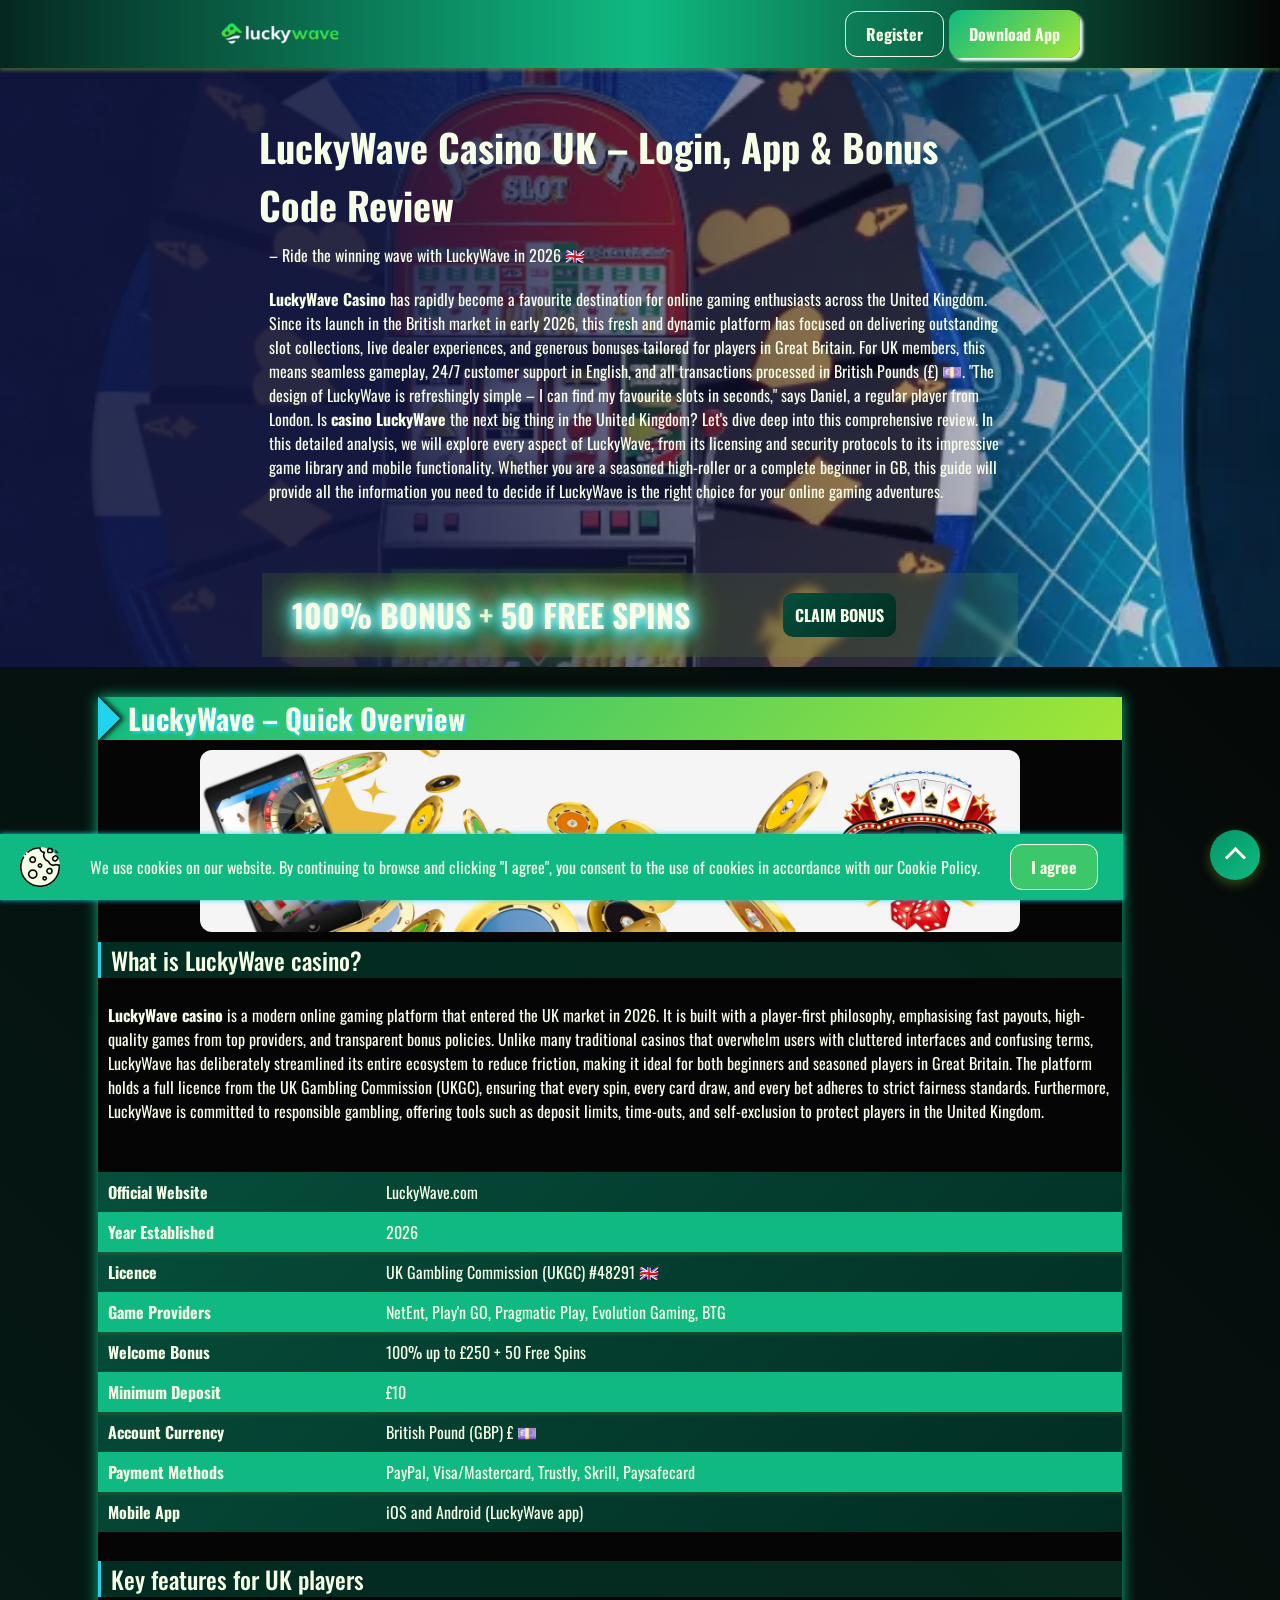
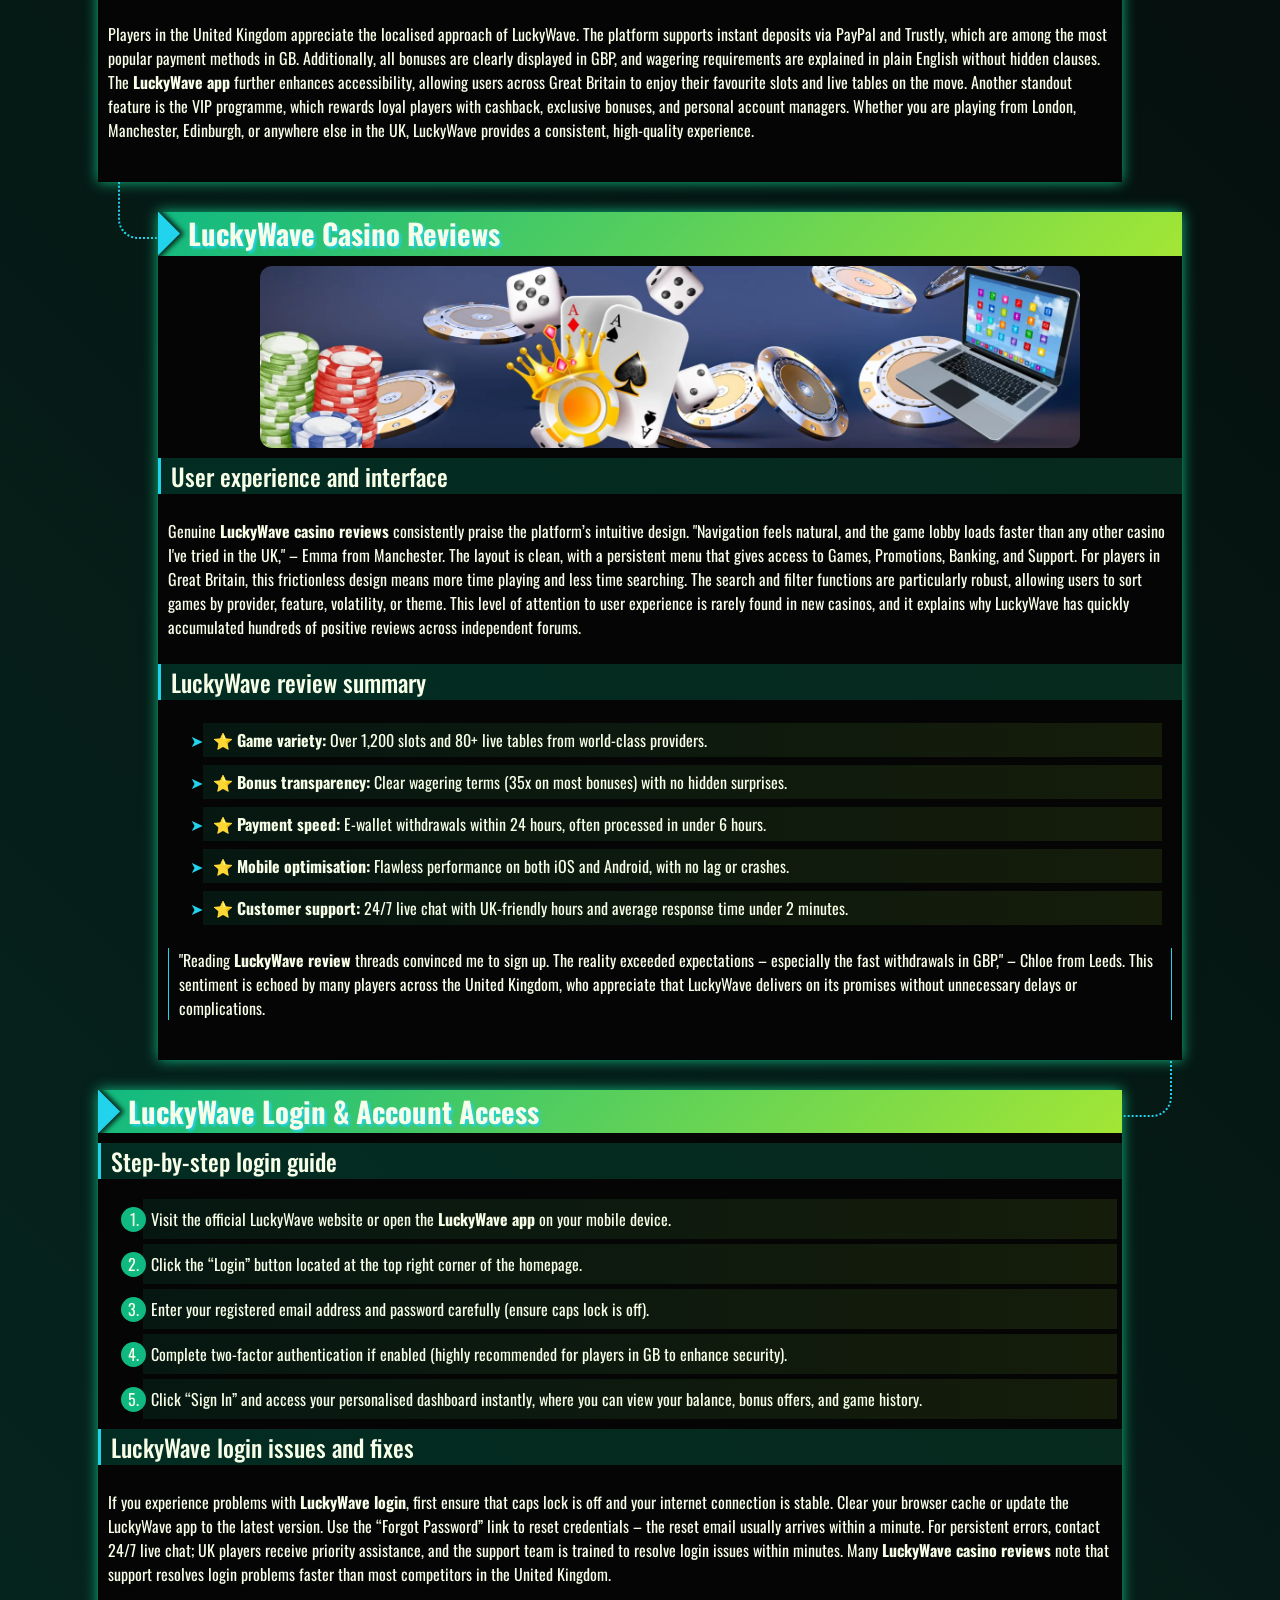
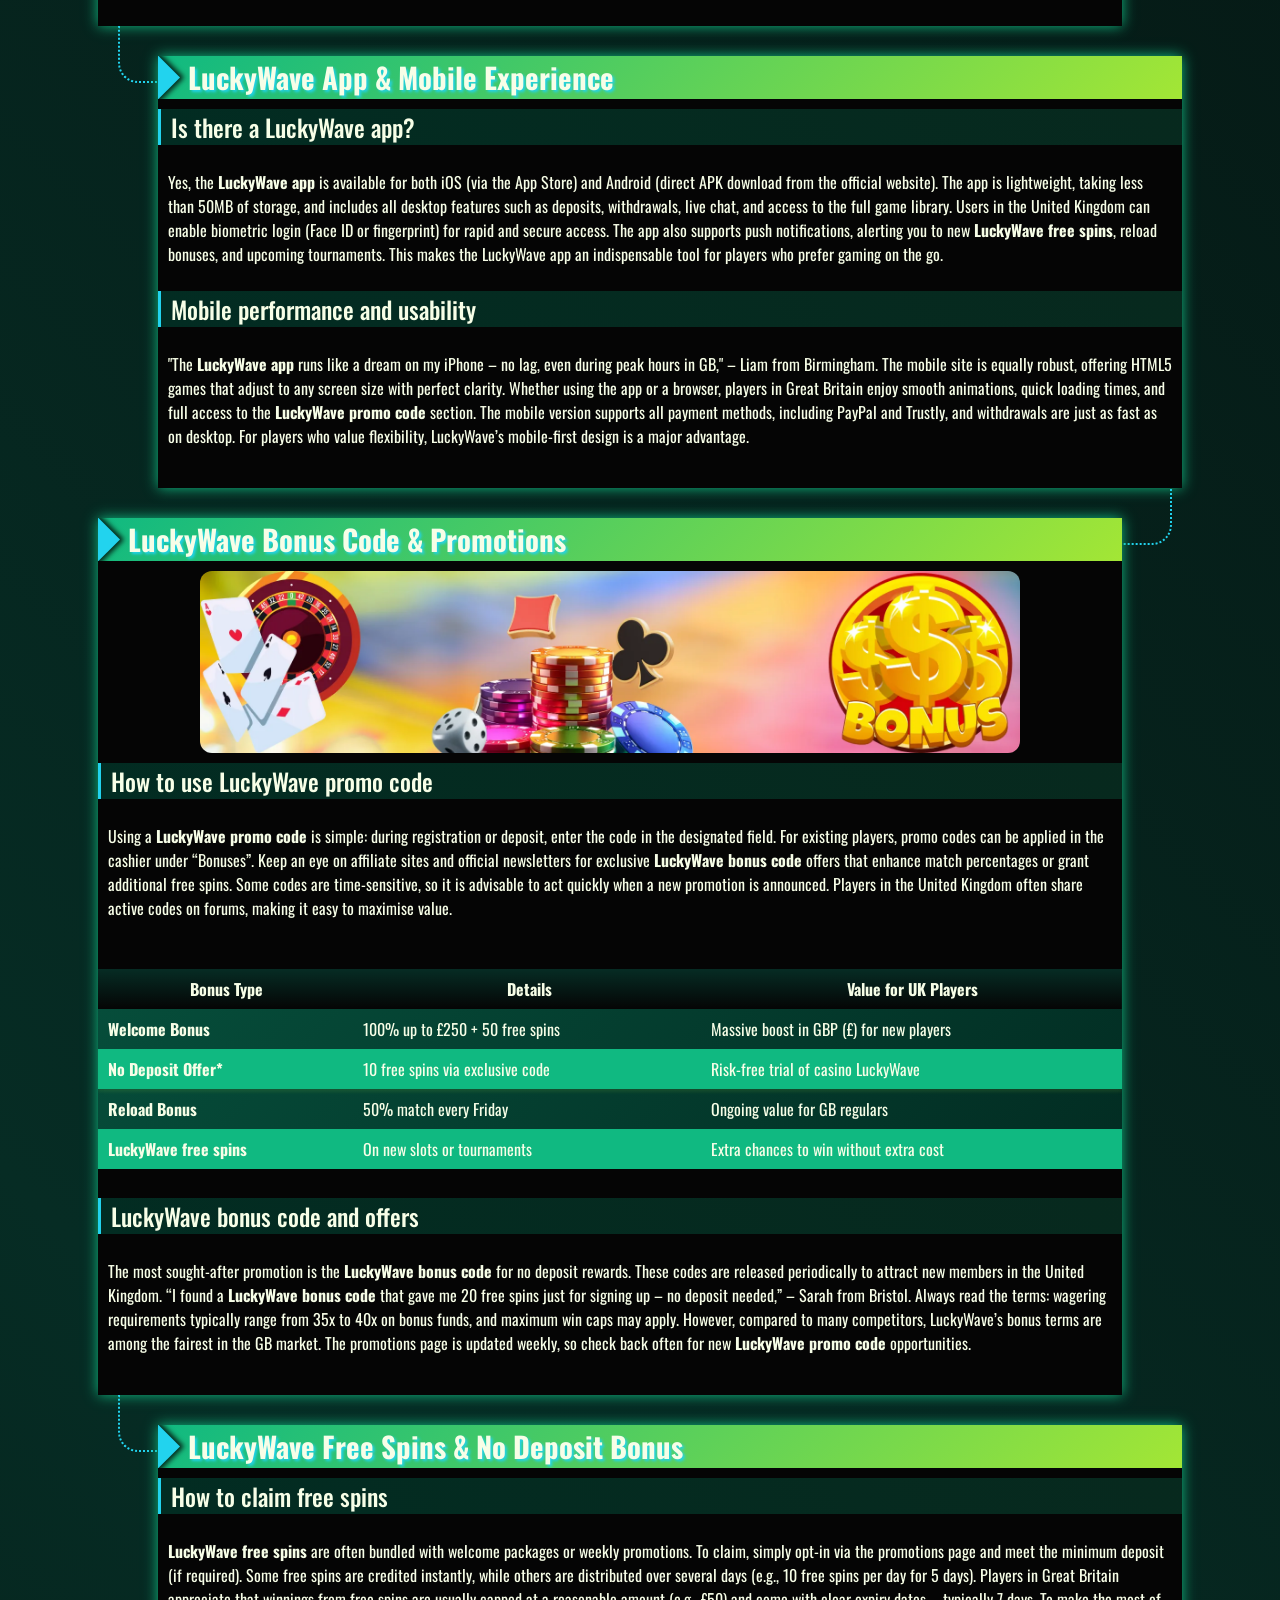
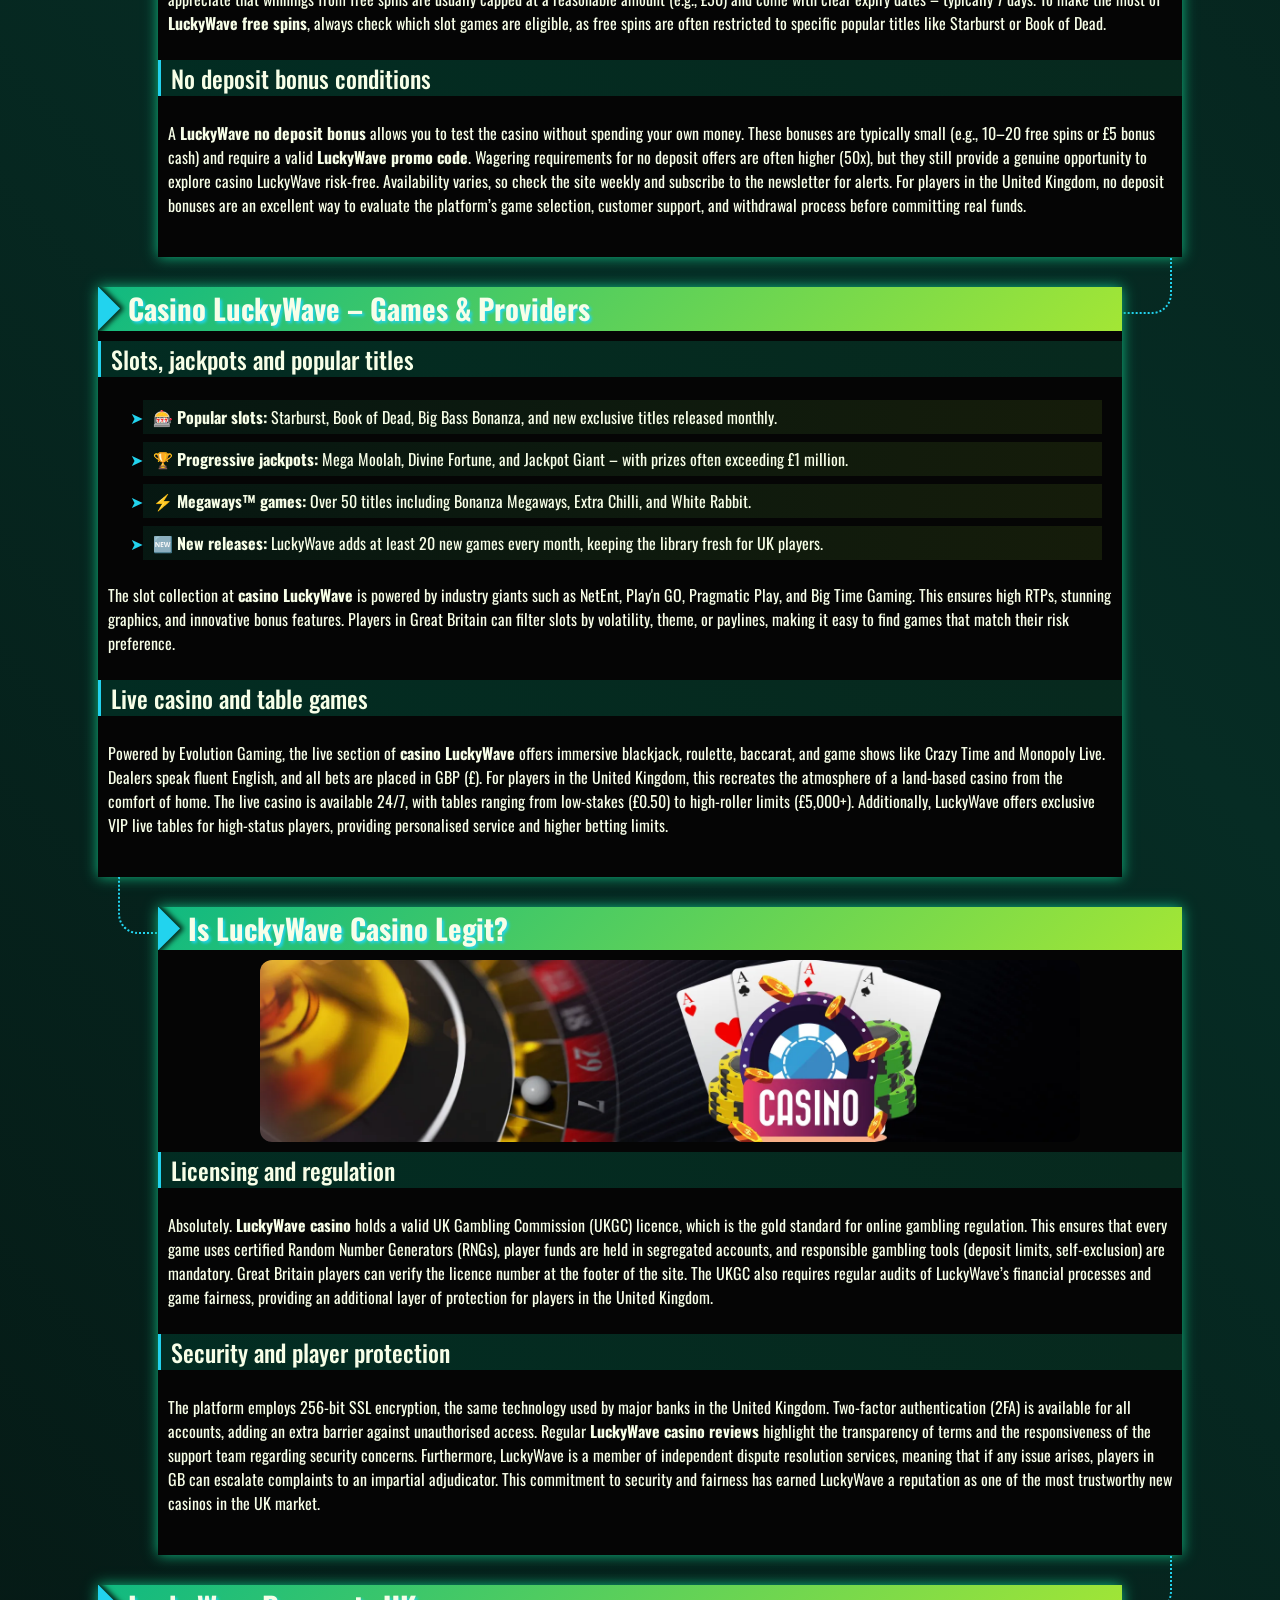
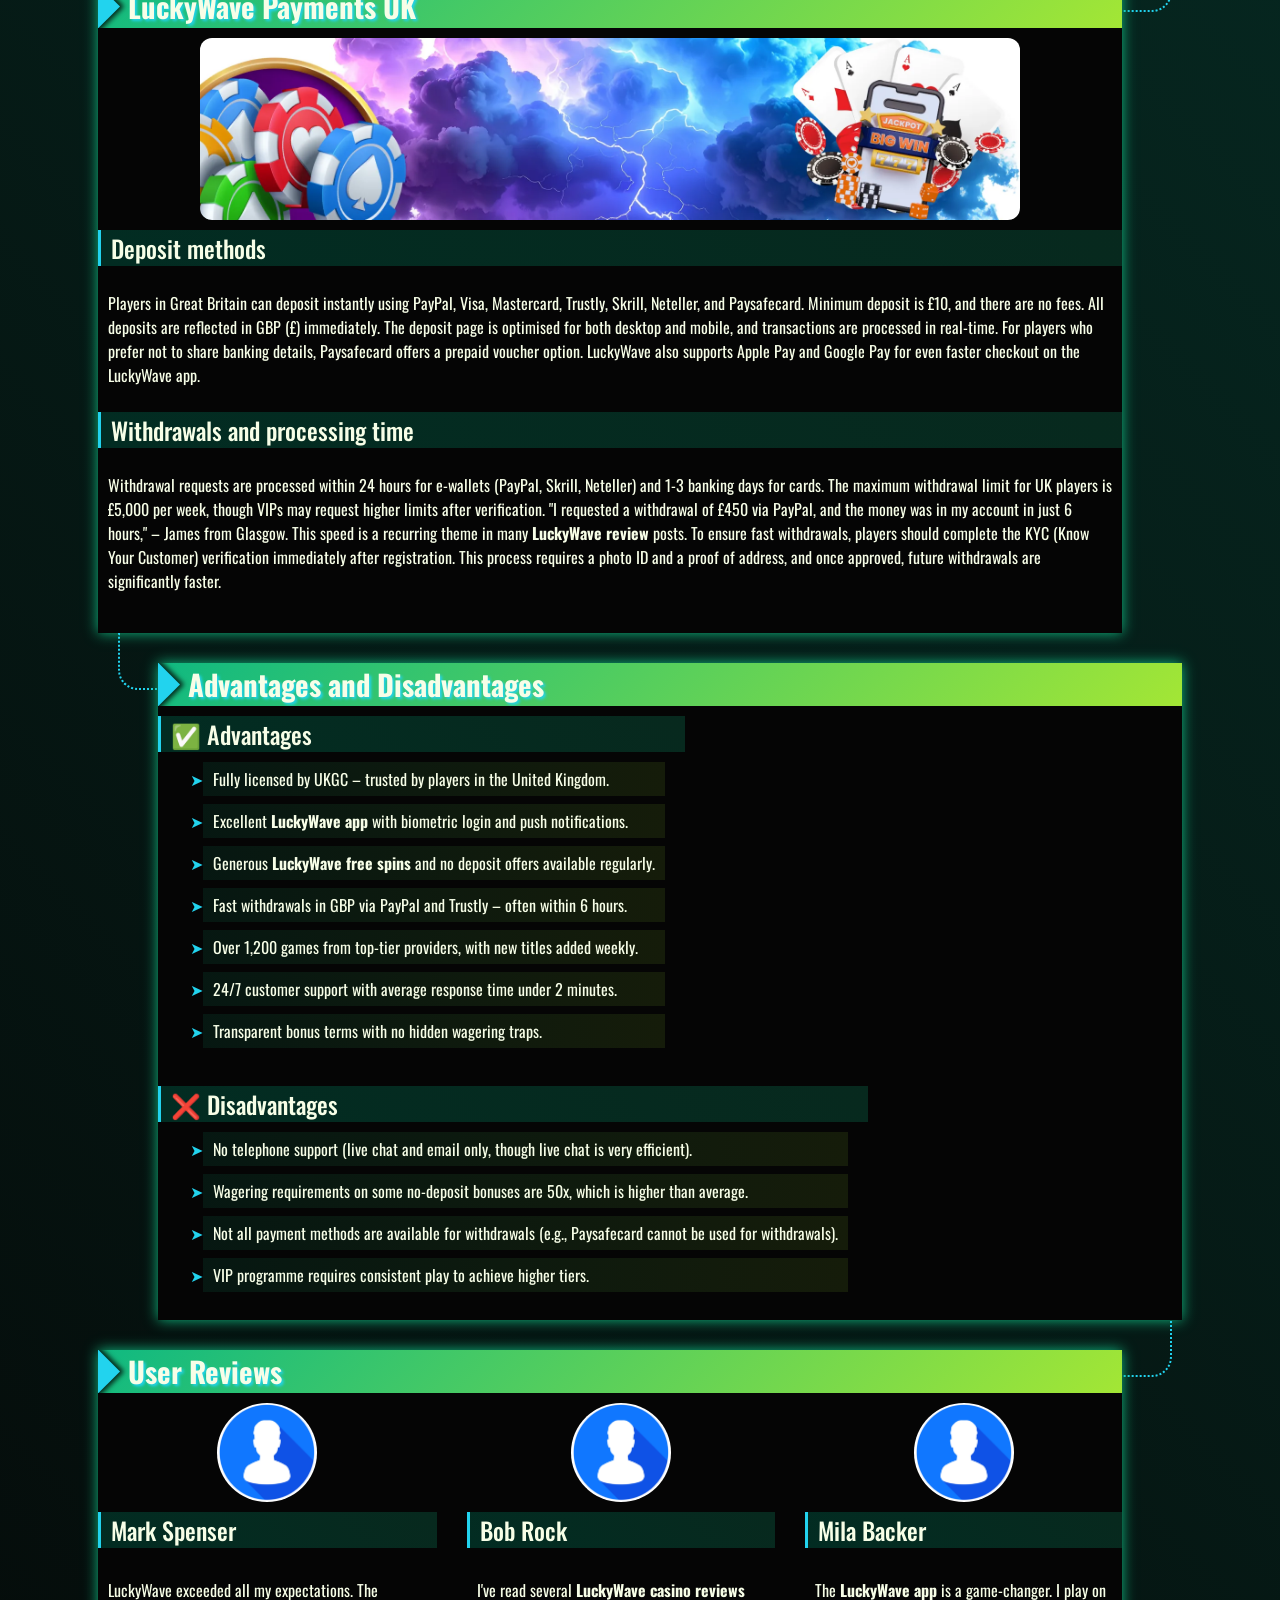
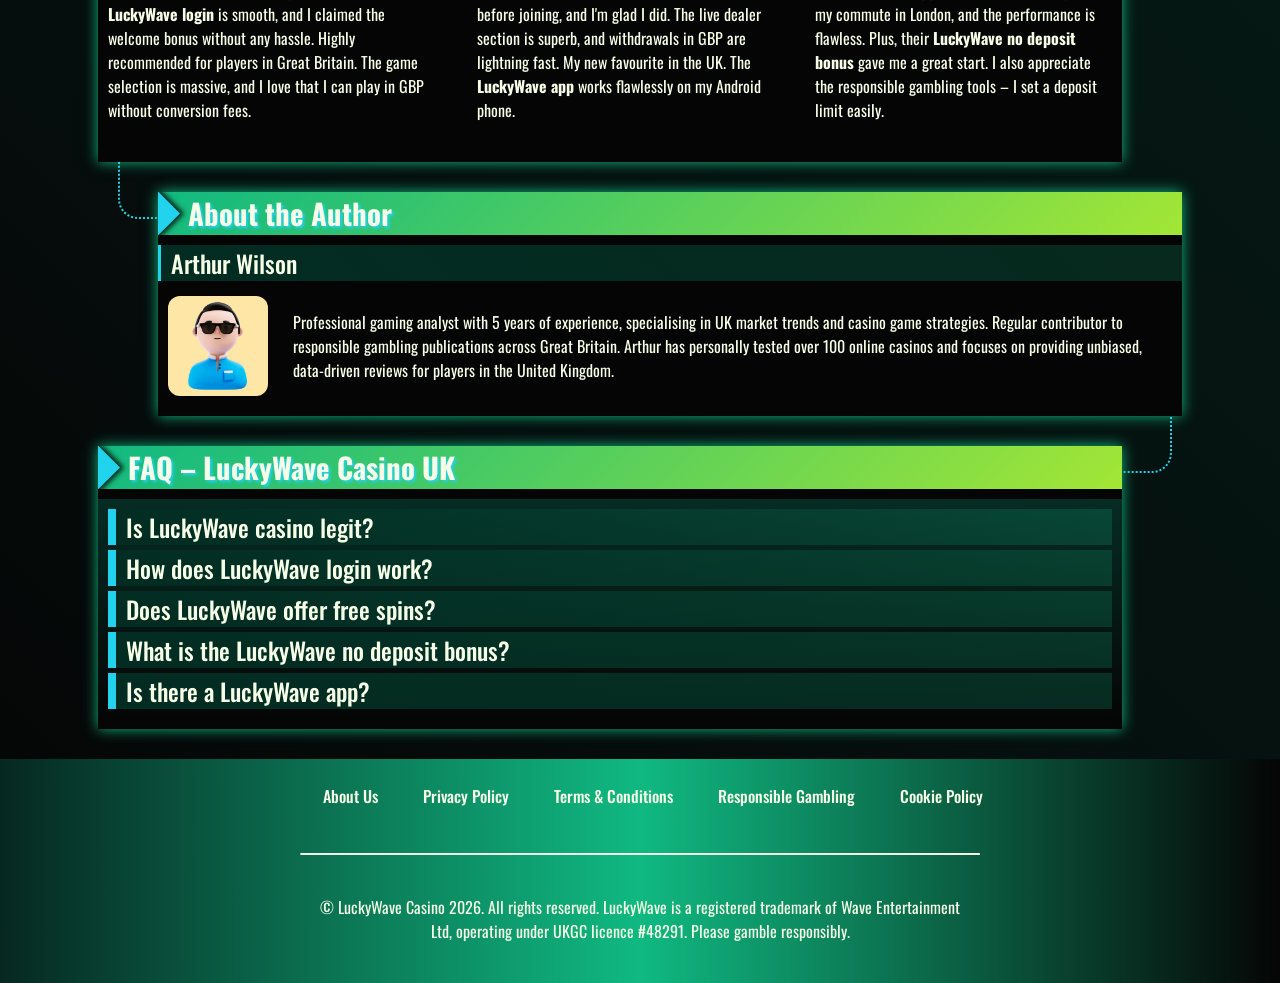
<file: index.html>
<!DOCTYPE html>
<html lang="en">

<head>
    <meta charset="UTF-8">
    <meta name="viewport" content="width=device-width, initial-scale=1.0">
    <link rel="stylesheet" href="style.css">
    <link rel="shortcut icon" href="favicon.ico" type="image/x-icon">
    <title>LuckyWave Casino UK ⭐ Login, App & Bonus Code Review</title>
    <meta name="description"
        content="Explore LuckyWave Casino UK. Learn how to login, use bonus codes, access the app and read real LuckyWave casino reviews.">
    <meta name="googlebot" content="index, follow, noarchive, max-snippet:-1">

    <link rel="alternate" hreflang="en-GB" href="https://wamrc.co.uk/en-gb/">
    <link rel="alternate" hreflang="x-default" href="https://wamrc.co.uk/">
    <link rel="canonical" href="https://wamrc.co.uk/en-gb/">

    <meta property="og:type" content="website" />
    <meta property="og:title" content="LuckyWave Casino UK ⭐ Login, App & Bonus Code Review" />
    <meta property="og:description"
        content="Explore LuckyWave Casino UK. Learn how to login, use bonus codes, access the app and read real LuckyWave casino reviews." />
    <meta property="og:url" content="https://wamrc.co.uk/" />
    <meta property="og:site_name" content="LuckyWave Casino" />
    <meta property="og:image" content="https://wamrc.co.uk/img/1.webp" />
    <meta property="og:locale" content="en_GB" />

    <meta name="twitter:card" content="summary_large_image" />
    <meta name="twitter:title" content="LuckyWave Casino UK ⭐ Login, App & Bonus Code Review" />
    <meta name="twitter:description"
        content="Explore LuckyWave Casino UK. Learn how to login, use bonus codes, access the app and read real LuckyWave casino reviews." />
    <meta name="twitter:image" content="https://wamrc.co.uk/img/1.webp" />

    <script type="application/ld+json">
    {
        "@context": "https://schema.org",
        "@type": "Article",
        "headline": "LuckyWave Casino UK ⭐ Login, App & Bonus Code Review",
        "description": "Explore LuckyWave Casino UK. Learn how to login, use bonus codes, access the app and read real LuckyWave casino reviews.",
        "mainEntityOfPage": {
            "@type": "WebPage",
            "@id": "https://wamrc.co.uk/"
        },
        "author": {
            "@type": "Person",
            "name": "Arthur Wilson",
            "url": "https://wamrc.co.uk/"
        },
        "publisher": {
            "@type": "Organization",
            "name": "LuckyWave Casino",
            "logo": {
                "@type": "ImageObject",
                "url": "https://wamrc.co.uk/img/logo.webp"
            }
        },
        "datePublished": "2026-04-03",
        "dateModified": "2026-04-03"
    }
    </script>

    <script type="application/ld+json">
    {
        "@context": "https://schema.org",
        "@type": "WebSite",
        "url": "https://wamrc.co.uk/",
        "name": "LuckyWave Casino",
        "description": "LuckyWave in the United Kingdom: gaming platform, bonuses, and comprehensive reviews.",
        "inLanguage": "en-GB"
    }
    </script>

    <script type="application/ld+json">
    {
        "@context": "https://schema.org",
        "@type": "BreadcrumbList",
        "itemListElement": [{
                "@type": "ListItem",
                "position": 1,
                "name": "Home",
                "item": "https://wamrc.co.uk/"
            },
            {
                "@type": "ListItem",
                "position": 2,
                "name": "🎰 +100% Bonus",
                "item": "https://wamrc.co.uk/"
            }
        ]
    }
    </script>

    <script type="application/ld+json">
    {
      "@context": "https://schema.org",
      "@type": "FAQPage",
      "mainEntity": [
        {
          "@type": "Question",
          "name": "Is LuckyWave casino legit?",
          "acceptedAnswer": {
            "@type": "Answer",
            "text": "Yes, LuckyWave Casino operates legally in the United Kingdom under a licence from the UK Gambling Commission (UKGC), ensuring fair play and security for all players in Great Britain."
          }
        },
        {
          "@type": "Question",
          "name": "How does LuckyWave login work?",
          "acceptedAnswer": {
            "@type": "Answer",
            "text": "LuckyWave login requires your registered email and password. Use the 'Login' button at the top right corner of the homepage, enter your credentials, and click submit."
          }
        },
        {
          "@type": "Question",
          "name": "Does LuckyWave offer free spins?",
          "acceptedAnswer": {
            "@type": "Answer",
            "text": "Yes, LuckyWave free spins are often part of welcome packages and reload promotions. Check the LuckyWave promo code section for active free spins offers."
          }
        },
        {
          "@type": "Question",
          "name": "What is the LuckyWave no deposit bonus?",
          "acceptedAnswer": {
            "@type": "Answer",
            "text": "LuckyWave no deposit bonus is a promotion that grants free spins or bonus cash without requiring a deposit. This offer is available through exclusive LuckyWave bonus codes for UK players."
          }
        },
        {
          "@type": "Question",
          "name": "Is there a LuckyWave app?",
          "acceptedAnswer": {
            "@type": "Answer",
            "text": "Yes, the LuckyWave app is available for both iOS and Android devices, offering smooth navigation, push notifications, and instant access to all casino games."
          }
        }
      ]
    }
    </script>
</head>

<body>
    <header>
        <div class="logo">
            <a href="/"><img src="./img/logo.webp" alt="LuckyWave Casino logo" width="140" height="70"></a>
        </div>
        <div class="header-btn">
            <a href="/play/" rel="nofollow" content="noindex" class="h-violet-btn">Register</a>
            <a href="/play/" rel="nofollow" content="noindex" class="h-accent-btn">Download App</a>
        </div>
    </header>

    <main>
        <div class="promo">
            <div class="promo-l ">
                <h1>LuckyWave Casino UK – Login, App & Bonus Code Review</h1>
                <p class="txt">
                    – Ride the winning wave with LuckyWave in 2026 🇬🇧
                </p>
                <p class="txt">
                    <strong>LuckyWave Casino</strong> has rapidly become a favourite destination for online gaming
                    enthusiasts across the United Kingdom. Since its launch in the British market in early 2026, this
                    fresh and dynamic platform has focused on delivering outstanding slot collections, live dealer
                    experiences, and generous bonuses tailored for players in Great Britain. For UK members, this means
                    seamless gameplay, 24/7 customer support in English, and all transactions processed in British
                    Pounds (£) 💷. "The design of LuckyWave is refreshingly simple – I can find my favourite slots in
                    seconds," says Daniel, a regular player from London. Is <strong>casino LuckyWave</strong> the next
                    big thing in the United Kingdom? Let's dive deep into this comprehensive review. In this detailed
                    analysis, we will explore every aspect of LuckyWave, from its licensing and security protocols to
                    its impressive game library and mobile functionality. Whether you are a seasoned high-roller or a
                    complete beginner in GB, this guide will provide all the information you need to decide if LuckyWave
                    is the right choice for your online gaming adventures.
                </p>
            </div>

            <div class="promo-gift">
                <p class="txt-accent">
                    <span class="fast-flicker">100% bonus</span> + <span class="flicker">50 Free Spins</span>
                </p>
                <a href="/play/" rel="nofollow" content="noindex" class="btn-accent">Claim Bonus</a>
            </div>
        </div>

        <div class="wrapper">

            <div class="container">
                <div class="container__header">
                    <h2>LuckyWave – Quick Overview</h2>
                </div>
                <div class="img">
                    <img src="./img/1.webp" alt="LuckyWave – Quick Overview" width="1000" height="800">
                </div>
                <div class="container__body">
                    <h3>What is LuckyWave casino?</h3>
                    <p class="txt">
                        <strong>LuckyWave casino</strong> is a modern online gaming platform that entered the UK market
                        in 2026. It is built with a player-first philosophy, emphasising fast payouts, high-quality
                        games from top providers, and transparent bonus policies. Unlike many traditional casinos that
                        overwhelm users with cluttered interfaces and confusing terms, LuckyWave has deliberately
                        streamlined its entire ecosystem to reduce friction, making it ideal for both beginners and
                        seasoned players in Great Britain. The platform holds a full licence from the UK Gambling
                        Commission (UKGC), ensuring that every spin, every card draw, and every bet adheres to strict
                        fairness standards. Furthermore, LuckyWave is committed to responsible gambling, offering tools
                        such as deposit limits, time-outs, and self-exclusion to protect players in the United Kingdom.
                    </p>
                    <div class="table-wrapper">
                        <table>
                            <tbody>
                                <tr>
                                    <td class="row-title">Official Website</td>
                                    <td>LuckyWave.com</td>
                                </tr>
                                <tr>
                                    <td class="row-title">Year Established</td>
                                    <td>2026</td>
                                </tr>
                                <tr>
                                    <td class="row-title">Licence</td>
                                    <td>UK Gambling Commission (UKGC) #48291 🇬🇧</td>
                                </tr>
                                <tr>
                                    <td class="row-title">Game Providers</td>
                                    <td>NetEnt, Play'n GO, Pragmatic Play, Evolution Gaming, BTG</td>
                                </tr>
                                <tr>
                                    <td class="row-title">Welcome Bonus</td>
                                    <td>100% up to £250 + 50 Free Spins</td>
                                </tr>
                                <tr>
                                    <td class="row-title">Minimum Deposit</td>
                                    <td>£10</td>
                                </tr>
                                <tr>
                                    <td class="row-title">Account Currency</td>
                                    <td>British Pound (GBP) £ 💷</td>
                                </tr>
                                <tr>
                                    <td class="row-title">Payment Methods</td>
                                    <td>PayPal, Visa/Mastercard, Trustly, Skrill, Paysafecard</td>
                                </tr>
                                <tr>
                                    <td class="row-title">Mobile App</td>
                                    <td>iOS and Android (LuckyWave app)</td>
                                </tr>
                            </tbody>
                        </table>
                    </div>
                    <h3>Key features for UK players</h3>
                    <p class="txt">
                        Players in the United Kingdom appreciate the localised approach of LuckyWave. The platform
                        supports instant deposits via PayPal and Trustly, which are among the most popular payment
                        methods in GB. Additionally, all bonuses are clearly displayed in GBP, and wagering requirements
                        are explained in plain English without hidden clauses. The <strong>LuckyWave app</strong>
                        further enhances accessibility, allowing users across Great Britain to enjoy their favourite
                        slots and live tables on the move. Another standout feature is the VIP programme, which rewards
                        loyal players with cashback, exclusive bonuses, and personal account managers. Whether you are
                        playing from London, Manchester, Edinburgh, or anywhere else in the UK, LuckyWave provides a
                        consistent, high-quality experience.
                    </p>
                </div>
            </div>


            <div class="container">
                <div class="container__header">
                    <h2>LuckyWave Casino Reviews</h2>
                </div>
                <div class="img">
                    <img src="./img/2.webp" alt="LuckyWave casino interface" width="1000" height="800">
                </div>
                <div class="container__body">
                    <h3>User experience and interface</h3>
                    <p class="txt">
                        Genuine <strong>LuckyWave casino reviews</strong> consistently praise the platform’s intuitive
                        design. "Navigation feels natural, and the game lobby loads faster than any other casino I've
                        tried in the UK," – Emma from Manchester. The layout is clean, with a persistent menu that gives
                        access to Games, Promotions, Banking, and Support. For players in Great Britain, this
                        frictionless design means more time playing and less time searching. The search and filter
                        functions are particularly robust, allowing users to sort games by provider, feature,
                        volatility, or theme. This level of attention to user experience is rarely found in new casinos,
                        and it explains why LuckyWave has quickly accumulated hundreds of positive reviews across
                        independent forums.
                    </p>
                    <h3>LuckyWave review summary</h3>
                    <ul class="item-list">
                        <li>⭐ <strong>Game variety:</strong> Over 1,200 slots and 80+ live tables from world-class
                            providers.</li>
                        <li>⭐ <strong>Bonus transparency:</strong> Clear wagering terms (35x on most bonuses) with no
                            hidden surprises.</li>
                        <li>⭐ <strong>Payment speed:</strong> E-wallet withdrawals within 24 hours, often processed in
                            under 6 hours.</li>
                        <li>⭐ <strong>Mobile optimisation:</strong> Flawless performance on both iOS and Android, with
                            no lag or crashes.</li>
                        <li>⭐ <strong>Customer support:</strong> 24/7 live chat with UK-friendly hours and average
                            response time under 2 minutes.</li>
                    </ul>
                    <p class="txt quote">
                        "Reading <strong>LuckyWave review</strong> threads convinced me to sign up. The reality exceeded
                        expectations – especially the fast withdrawals in GBP," – Chloe from Leeds. This sentiment is
                        echoed by many players across the United Kingdom, who appreciate that LuckyWave delivers on its
                        promises without unnecessary delays or complications.
                    </p>
                </div>
            </div>


            <div class="container">
                <div class="container__header">
                    <h2>LuckyWave Login & Account Access</h2>
                </div>
                <div class="container__body">
                    <h3>Step-by-step login guide</h3>
                    <ol>
                        <li>Visit the official LuckyWave website or open the <strong>LuckyWave app</strong> on your
                            mobile device.</li>
                        <li>Click the “Login” button located at the top right corner of the homepage.</li>
                        <li>Enter your registered email address and password carefully (ensure caps lock is off).</li>
                        <li>Complete two-factor authentication if enabled (highly recommended for players in GB to
                            enhance security).</li>
                        <li>Click “Sign In” and access your personalised dashboard instantly, where you can view your
                            balance, bonus offers, and game history.</li>
                    </ol>
                    <h3>LuckyWave login issues and fixes</h3>
                    <p class="txt">
                        If you experience problems with <strong>LuckyWave login</strong>, first ensure that caps lock is
                        off and your internet connection is stable. Clear your browser cache or update the LuckyWave app
                        to the latest version. Use the “Forgot Password” link to reset credentials – the reset email
                        usually arrives within a minute. For persistent errors, contact 24/7 live chat; UK players
                        receive priority assistance, and the support team is trained to resolve login issues within
                        minutes. Many <strong>LuckyWave casino reviews</strong> note that support resolves login
                        problems faster than most competitors in the United Kingdom.
                    </p>
                </div>
            </div>


            <div class="container">
                <div class="container__header">
                    <h2>LuckyWave App & Mobile Experience</h2>
                </div>
                <div class="container__body">
                    <h3>Is there a LuckyWave app?</h3>
                    <p class="txt">
                        Yes, the <strong>LuckyWave app</strong> is available for both iOS (via the App Store) and
                        Android (direct APK download from the official website). The app is lightweight, taking less
                        than 50MB of storage, and includes all desktop features such as deposits, withdrawals, live
                        chat, and access to the full game library. Users in the United Kingdom can enable biometric
                        login (Face ID or fingerprint) for rapid and secure access. The app also supports push
                        notifications, alerting you to new <strong>LuckyWave free spins</strong>, reload bonuses, and
                        upcoming tournaments. This makes the LuckyWave app an indispensable tool for players who prefer
                        gaming on the go.
                    </p>
                    <h3>Mobile performance and usability</h3>
                    <p class="txt">
                        "The <strong>LuckyWave app</strong> runs like a dream on my iPhone – no lag, even during peak
                        hours in GB," – Liam from Birmingham. The mobile site is equally robust, offering HTML5 games
                        that adjust to any screen size with perfect clarity. Whether using the app or a browser, players
                        in Great Britain enjoy smooth animations, quick loading times, and full access to the
                        <strong>LuckyWave promo code</strong> section. The mobile version supports all payment methods,
                        including PayPal and Trustly, and withdrawals are just as fast as on desktop. For players who
                        value flexibility, LuckyWave’s mobile-first design is a major advantage.
                    </p>
                </div>
            </div>


            <div class="container">
                <div class="container__header">
                    <h2>LuckyWave Bonus Code & Promotions</h2>
                </div>
                <div class="img">
                    <img src="./img/3.webp" alt="LuckyWave bonus code and promotions" width="1000" height="800">
                </div>
                <div class="container__body">
                    <h3>How to use LuckyWave promo code</h3>
                    <p class="txt">
                        Using a <strong>LuckyWave promo code</strong> is simple: during registration or deposit, enter
                        the code in the designated field. For existing players, promo codes can be applied in the
                        cashier under “Bonuses”. Keep an eye on affiliate sites and official newsletters for exclusive
                        <strong>LuckyWave bonus code</strong> offers that enhance match percentages or grant additional
                        free spins. Some codes are time-sensitive, so it is advisable to act quickly when a new
                        promotion is announced. Players in the United Kingdom often share active codes on forums, making
                        it easy to maximise value.
                    </p>
                    <div class="table-wrapper">
                        <table>
                            <thead>
                                <tr>
                                    <th>Bonus Type</th>
                                    <th>Details</th>
                                    <th>Value for UK Players</th>
                                </tr>
                            </thead>
                            <tbody>
                                <tr>
                                    <td class="row-title">Welcome Bonus</td>
                                    <td>100% up to £250 + 50 free spins</td>
                                    <td>Massive boost in GBP (£) for new players</td>
                                </tr>
                                <tr>
                                    <td class="row-title">No Deposit Offer*</td>
                                    <td>10 free spins via exclusive code</td>
                                    <td>Risk‑free trial of casino LuckyWave</td>
                                </tr>
                                <tr>
                                    <td class="row-title">Reload Bonus</td>
                                    <td>50% match every Friday</td>
                                    <td>Ongoing value for GB regulars</td>
                                </tr>
                                <tr>
                                    <td class="row-title">LuckyWave free spins</td>
                                    <td>On new slots or tournaments</td>
                                    <td>Extra chances to win without extra cost</td>
                                </tr>
                            </tbody>
                        </table>
                    </div>
                    <h3>LuckyWave bonus code and offers</h3>
                    <p class="txt">
                        The most sought-after promotion is the <strong>LuckyWave bonus code</strong> for no deposit
                        rewards. These codes are released periodically to attract new members in the United Kingdom. “I
                        found a <strong>LuckyWave bonus code</strong> that gave me 20 free spins just for signing up –
                        no deposit needed,” – Sarah from Bristol. Always read the terms: wagering requirements typically
                        range from 35x to 40x on bonus funds, and maximum win caps may apply. However, compared to many
                        competitors, LuckyWave’s bonus terms are among the fairest in the GB market. The promotions page
                        is updated weekly, so check back often for new <strong>LuckyWave promo code</strong>
                        opportunities.
                    </p>
                </div>
            </div>


            <div class="container">
                <div class="container__header">
                    <h2>LuckyWave Free Spins & No Deposit Bonus</h2>
                </div>
                <div class="container__body">
                    <h3>How to claim free spins</h3>
                    <p class="txt">
                        <strong>LuckyWave free spins</strong> are often bundled with welcome packages or weekly
                        promotions. To claim, simply opt-in via the promotions page and meet the minimum deposit (if
                        required). Some free spins are credited instantly, while others are distributed over several
                        days (e.g., 10 free spins per day for 5 days). Players in Great Britain appreciate that winnings
                        from free spins are usually capped at a reasonable amount (e.g., £50) and come with clear expiry
                        dates – typically 7 days. To make the most of <strong>LuckyWave free spins</strong>, always
                        check which slot games are eligible, as free spins are often restricted to specific popular
                        titles like Starburst or Book of Dead.
                    </p>
                    <h3>No deposit bonus conditions</h3>
                    <p class="txt">
                        A <strong>LuckyWave no deposit bonus</strong> allows you to test the casino without spending
                        your own money. These bonuses are typically small (e.g., 10–20 free spins or £5 bonus cash) and
                        require a valid <strong>LuckyWave promo code</strong>. Wagering requirements for no deposit
                        offers are often higher (50x), but they still provide a genuine opportunity to explore casino
                        LuckyWave risk-free. Availability varies, so check the site weekly and subscribe to the
                        newsletter for alerts. For players in the United Kingdom, no deposit bonuses are an excellent
                        way to evaluate the platform’s game selection, customer support, and withdrawal process before
                        committing real funds.
                    </p>
                </div>
            </div>


            <div class="container">
                <div class="container__header">
                    <h2>Casino LuckyWave – Games & Providers</h2>
                </div>
                <div class="container__body">
                    <h3>Slots, jackpots and popular titles</h3>
                    <ul>
                        <li>🎰 <strong>Popular slots:</strong> Starburst, Book of Dead, Big Bass Bonanza, and new
                            exclusive titles released monthly.</li>
                        <li>🏆 <strong>Progressive jackpots:</strong> Mega Moolah, Divine Fortune, and Jackpot Giant –
                            with prizes often exceeding £1 million.</li>
                        <li>⚡ <strong>Megaways™ games:</strong> Over 50 titles including Bonanza Megaways, Extra Chilli,
                            and White Rabbit.</li>
                        <li>🆕 <strong>New releases:</strong> LuckyWave adds at least 20 new games every month, keeping
                            the library fresh for UK players.</li>
                    </ul>
                    <p class="txt">
                        The slot collection at <strong>casino LuckyWave</strong> is powered by industry giants such as
                        NetEnt, Play'n GO, Pragmatic Play, and Big Time Gaming. This ensures high RTPs, stunning
                        graphics, and innovative bonus features. Players in Great Britain can filter slots by
                        volatility, theme, or paylines, making it easy to find games that match their risk preference.
                    </p>
                    <h3>Live casino and table games</h3>
                    <p class="txt">
                        Powered by Evolution Gaming, the live section of <strong>casino LuckyWave</strong> offers
                        immersive blackjack, roulette, baccarat, and game shows like Crazy Time and Monopoly Live.
                        Dealers speak fluent English, and all bets are placed in GBP (£). For players in the United
                        Kingdom, this recreates the atmosphere of a land-based casino from the comfort of home. The live
                        casino is available 24/7, with tables ranging from low-stakes (£0.50) to high-roller limits
                        (£5,000+). Additionally, LuckyWave offers exclusive VIP live tables for high-status players,
                        providing personalised service and higher betting limits.
                    </p>
                </div>
            </div>


            <div class="container">
                <div class="container__header">
                    <h2>Is LuckyWave Casino Legit?</h2>
                </div>
                <div class="img">
                    <img src="./img/4.webp" alt="LuckyWave legitimacy and security" width="1000" height="800">
                </div>
                <div class="container__body">
                    <h3>Licensing and regulation</h3>
                    <p class="txt">
                        Absolutely. <strong>LuckyWave casino</strong> holds a valid UK Gambling Commission (UKGC)
                        licence, which is the gold standard for online gambling regulation. This ensures that every game
                        uses certified Random Number Generators (RNGs), player funds are held in segregated accounts,
                        and responsible gambling tools (deposit limits, self-exclusion) are mandatory. Great Britain
                        players can verify the licence number at the footer of the site. The UKGC also requires regular
                        audits of LuckyWave’s financial processes and game fairness, providing an additional layer of
                        protection for players in the United Kingdom.
                    </p>
                    <h3>Security and player protection</h3>
                    <p class="txt">
                        The platform employs 256-bit SSL encryption, the same technology used by major banks in the
                        United Kingdom. Two-factor authentication (2FA) is available for all accounts, adding an extra
                        barrier against unauthorised access. Regular <strong>LuckyWave casino reviews</strong> highlight
                        the transparency of terms and the responsiveness of the support team regarding security
                        concerns. Furthermore, LuckyWave is a member of independent dispute resolution services, meaning
                        that if any issue arises, players in GB can escalate complaints to an impartial adjudicator.
                        This commitment to security and fairness has earned LuckyWave a reputation as one of the most
                        trustworthy new casinos in the UK market.
                    </p>
                </div>
            </div>


            <div class="container">
                <div class="container__header">
                    <h2>LuckyWave Payments UK</h2>
                </div>
                <div class="img">
                    <img src="./img/5.webp" alt="LuckyWave Payments UK" width="1000" height="800">
                </div>
                <div class="container__body">
                    <h3>Deposit methods</h3>
                    <p class="txt">
                        Players in Great Britain can deposit instantly using PayPal, Visa, Mastercard, Trustly, Skrill,
                        Neteller, and Paysafecard. Minimum deposit is £10, and there are no fees. All deposits are
                        reflected in GBP (£) immediately. The deposit page is optimised for both desktop and mobile, and
                        transactions are processed in real-time. For players who prefer not to share banking details,
                        Paysafecard offers a prepaid voucher option. LuckyWave also supports Apple Pay and Google Pay
                        for even faster checkout on the LuckyWave app.
                    </p>
                    <h3>Withdrawals and processing time</h3>
                    <p class="txt">
                        Withdrawal requests are processed within 24 hours for e-wallets (PayPal, Skrill, Neteller) and
                        1-3 banking days for cards. The maximum withdrawal limit for UK players is £5,000 per week,
                        though VIPs may request higher limits after verification. "I requested a withdrawal of £450 via
                        PayPal, and the money was in my account in just 6 hours," – James from Glasgow. This speed is a
                        recurring theme in many <strong>LuckyWave review</strong> posts. To ensure fast withdrawals,
                        players should complete the KYC (Know Your Customer) verification immediately after
                        registration. This process requires a photo ID and a proof of address, and once approved, future
                        withdrawals are significantly faster.
                    </p>
                </div>
            </div>


            <div class="container">
                <div class="container__header">
                    <h2>Advantages and Disadvantages</h2>
                </div>
                <div class="container__body comparison-list">
                    <div>
                        <h3>✅ Advantages</h3>
                        <ul>
                            <li>Fully licensed by UKGC – trusted by players in the United Kingdom.</li>
                            <li>Excellent <strong>LuckyWave app</strong> with biometric login and push notifications.
                            </li>
                            <li>Generous <strong>LuckyWave free spins</strong> and no deposit offers available
                                regularly.</li>
                            <li>Fast withdrawals in GBP via PayPal and Trustly – often within 6 hours.</li>
                            <li>Over 1,200 games from top-tier providers, with new titles added weekly.</li>
                            <li>24/7 customer support with average response time under 2 minutes.</li>
                            <li>Transparent bonus terms with no hidden wagering traps.</li>
                        </ul>
                    </div>
                    <div>
                        <h3>❌ Disadvantages</h3>
                        <ul>
                            <li>No telephone support (live chat and email only, though live chat is very efficient).
                            </li>
                            <li>Wagering requirements on some no-deposit bonuses are 50x, which is higher than average.
                            </li>
                            <li>Not all payment methods are available for withdrawals (e.g., Paysafecard cannot be used
                                for withdrawals).</li>
                            <li>VIP programme requires consistent play to achieve higher tiers.</li>
                        </ul>
                    </div>
                </div>
            </div>


            <div class="container" id="user-reviews">
                <div class="container__header">
                    <h2>User Reviews</h2>
                </div>
                <div class="container__body">
                    <div class="comparison-list">
                        <div class="rewiev-item">
                            <img src="./img/user.webp" alt="User1" class="user-img">
                            <h3>Mark Spenser</h3>
                            <p class="txt">LuckyWave exceeded all my expectations. The <strong>LuckyWave login</strong>
                                is smooth, and I claimed the welcome bonus without any hassle. Highly recommended for
                                players in Great Britain. The game selection is massive, and I love that I can play in
                                GBP without conversion fees.</p>
                        </div>
                        <div class="rewiev-item">
                            <img src="./img/user.webp" alt="user2" class="user-img">
                            <h3>Bob Rock</h3>
                            <p class="txt">I've read several <strong>LuckyWave casino reviews</strong> before joining,
                                and I'm glad I did. The live dealer section is superb, and withdrawals in GBP are
                                lightning fast. My new favourite in the UK. The <strong>LuckyWave app</strong> works
                                flawlessly on my Android phone.</p>
                        </div>
                        <div class="rewiev-item">
                            <img src="./img/user.webp" alt="user3" class="user-img">
                            <h3>Mila Backer</h3>
                            <p class="txt">The <strong>LuckyWave app</strong> is a game-changer. I play on my commute in
                                London, and the performance is flawless. Plus, their <strong>LuckyWave no deposit
                                    bonus</strong> gave me a great start. I also appreciate the responsible gambling
                                tools – I set a deposit limit easily.</p>
                        </div>
                    </div>
                </div>
            </div>


            <div class="container" id="author">
                <div class="container__header">
                    <h2>About the Author</h2>
                </div>
                <div class="container__body">
                    <h3>Arthur Wilson</h3>
                    <div class="about-author">
                        <img src="./img/author.webp" alt="Author" class="author-img">
                        <p class="txt">Professional gaming analyst with 5 years of experience, specialising in UK market
                            trends and casino game strategies. Regular contributor to responsible gambling publications
                            across Great Britain. Arthur has personally tested over 100 online casinos and focuses on
                            providing unbiased, data-driven reviews for players in the United Kingdom.</p>
                    </div>
                </div>
            </div>


            <div class="container" id="faq">
                <div class="container__header">
                    <h2>FAQ – LuckyWave Casino UK</h2>
                </div>
                <div class="faq-content">
                    <details class="qa-content__item">
                        <summary>
                            <h3 class="qa-title">Is LuckyWave casino legit?</h3>
                        </summary>
                        <div class="qa-answaer">Yes, LuckyWave casino operates under a UK Gambling Commission licence
                            (UKGC #48291), guaranteeing fair play, secure transactions, and responsible gambling tools
                            for all players in the United Kingdom. The licence number is displayed in the footer, and
                            you can verify it on the UKGC website.</div>
                    </details>
                    <details class="qa-content__item">
                        <summary>
                            <h3 class="qa-title">How does LuckyWave login work?</h3>
                        </summary>
                        <div class="qa-answaer">LuckyWave login requires your email and password. Use the login button
                            on the homepage or within the LuckyWave app. If you forget your password, use the recovery
                            link. Two-factor authentication is available for enhanced security.</div>
                    </details>
                    <details class="qa-content__item">
                        <summary>
                            <h3 class="qa-title">Does LuckyWave offer free spins?</h3>
                        </summary>
                        <div class="qa-answaer">Yes, LuckyWave free spins are regularly offered as part of welcome
                            packages, reload bonuses, and exclusive promo codes. Check the promotions page daily or
                            subscribe to the newsletter to never miss a free spins offer.</div>
                    </details>
                    <details class="qa-content__item">
                        <summary>
                            <h3 class="qa-title">What is the LuckyWave no deposit bonus?</h3>
                        </summary>
                        <div class="qa-answaer">A LuckyWave no deposit bonus is a risk-free offer (free spins or bonus
                            cash) that does not require an initial deposit. It is activated via a specific LuckyWave
                            bonus code, which can be found on affiliate sites or official social media channels.</div>
                    </details>
                    <details class="qa-content__item">
                        <summary>
                            <h3 class="qa-title">Is there a LuckyWave app?</h3>
                        </summary>
                        <div class="qa-answaer">Yes, the LuckyWave app is available for iOS and Android. It provides
                            full account functionality, push notifications, biometric login, and smooth gameplay for
                            users across Great Britain. Download it from the App Store or the official website.</div>
                    </details>
                </div>
            </div>
        </div>

        <div class="top-btn"><a href="#"></a></div>
        <input type="checkbox" id="cookie-check" class="cookie-checkbox" hidden>
        <div class="cookie-modal">
            <div class="icon"><img src="./img/cookie_icon.webp" alt="cookie icon"></div>
            <p class="txt">We use cookies on our website. By continuing
                to browse and clicking "I agree", you consent to the use of cookies in accordance with our Cookie
                Policy.</p>
            <label for="cookie-check" class="h-violet-btn agree">I agree</label>
        </div>
    </main>

    <footer>
        <ul class="f-nav">
            <li><a href="/about-us/">About Us</a></li>
            <li><a href="/privacy-policy/">Privacy Policy</a></li>
            <li><a href="/terms-and-conditions/">Terms & Conditions</a></li>
            <li><a href="/responsible-gambling/">Responsible Gambling</a></li>
            <li><a href="/cookie-policy/">Cookie Policy</a></li>
        </ul>
        <hr>
        <p class="txt">© LuckyWave Casino 2026. All rights reserved. LuckyWave is a registered trademark of Wave
            Entertainment Ltd, operating under UKGC licence #48291. Please gamble responsibly.</p>
    </footer>
</body>

</html>
</file>
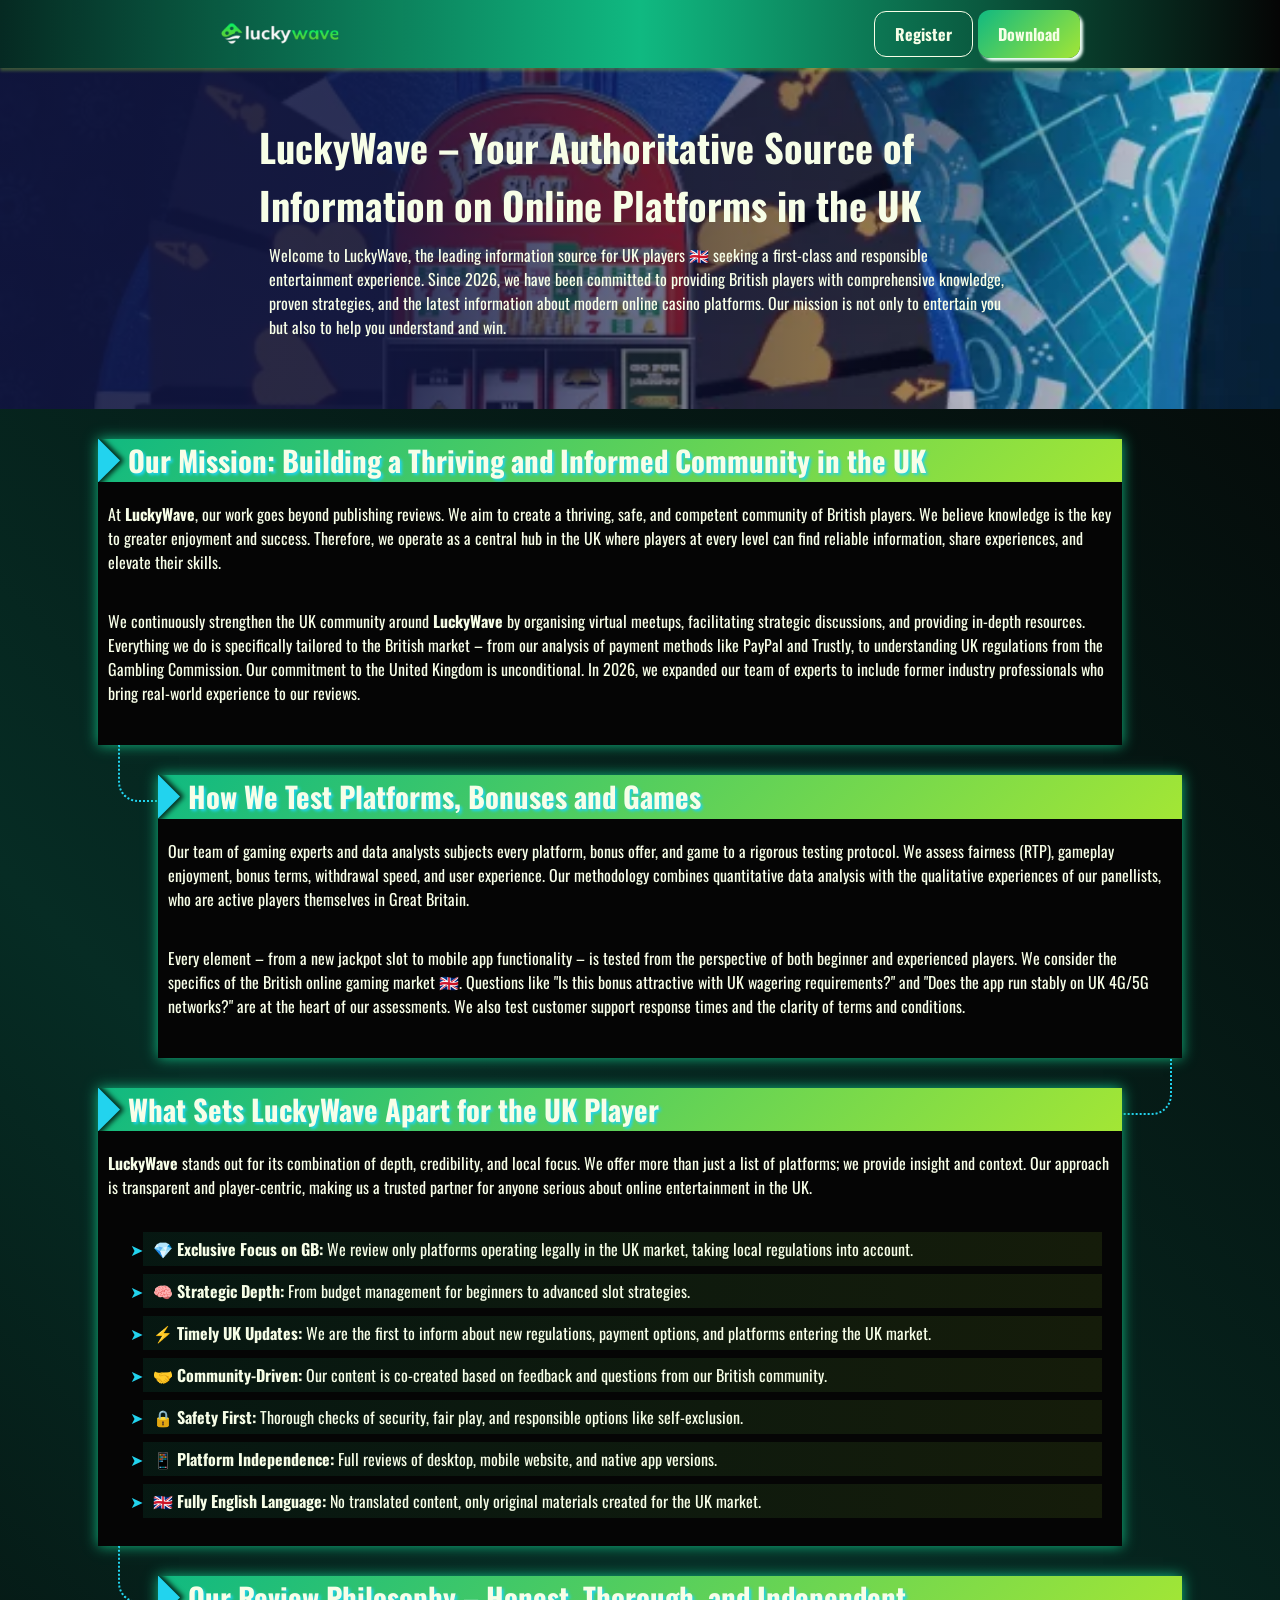
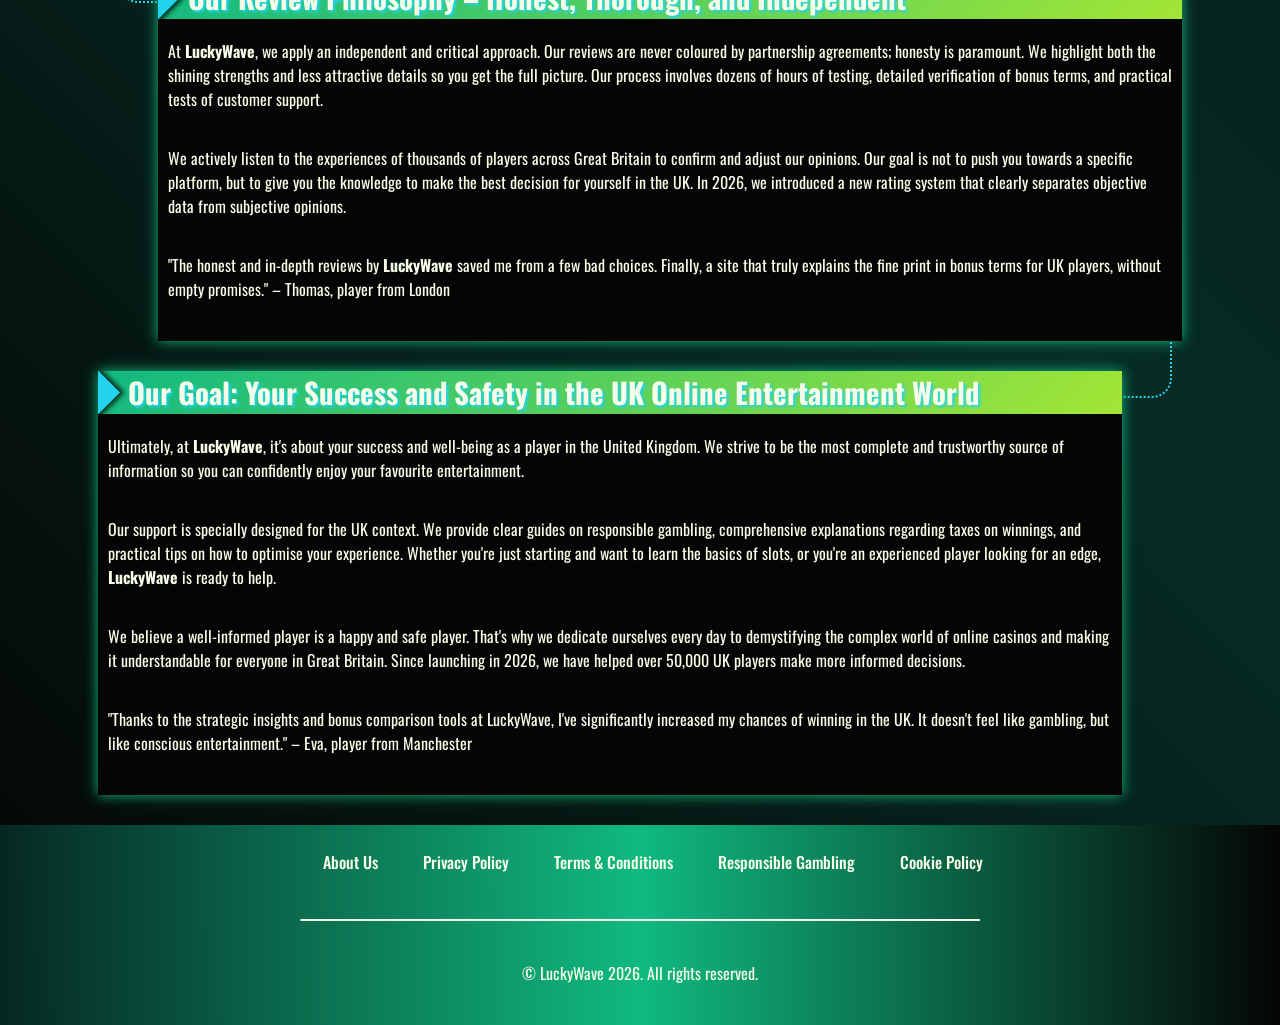
<file: about-us/index.html>
<!DOCTYPE html>
<html lang="en">

<head>
    <meta charset="UTF-8">
    <meta name="viewport" content="width=device-width, initial-scale=1.0">
    <link rel="stylesheet" href="/style.css">
    <link rel="shortcut icon" href="/favicon.ico" type="image/x-icon">
    <title>LuckyWave – Your Trusted Guide to the Online Platform World in the UK</title>
    <meta name="description"
        content="Discover everything about LuckyWave: in-depth guides, winning strategies, expert advice, and the latest updates specifically for UK players.">
    <meta name="googlebot" content="index,follow,noarchive">

    <link rel="canonical" href="https://wamrc.co.uk/about-us/">

    <meta property="og:type" content="website" />
    <meta property="og:title" content="LuckyWave – Your Trusted Guide to the Online Platform World in the UK" />
    <meta property="og:description"
        content="Discover everything about LuckyWave: in-depth guides, winning strategies, expert advice, and the latest updates specifically for UK players." />
    <meta property="og:url" content="https://wamrc.co.uk/about-us/" />
    <meta property="og:site_name" content="LuckyWave" />
    <meta property="og:image" content="https://wamrc.co.uk/img/1.webp" />
    <meta property="og:locale" content="en_GB" />

    <meta name="twitter:card" content="summary_large_image" />
    <meta name="twitter:title" content="LuckyWave – Your Trusted Guide to the Online Platform World in the UK" />
    <meta name="twitter:description"
        content="Complete guides and proven strategies for LuckyWave players in the United Kingdom." />
    <meta name="twitter:image" content="https://wamrc.co.uk/img/1.webp" />
</head>

<body>

    <header>
        <div class="logo">
            <a href="/"><img src="/img/logo.webp" alt="LuckyWave logo" width="140" height="70"></a>
        </div>

        <div class="header-btn">
            <a href="/play/" rel="nofollow" content="noindex" class="h-violet-btn">Register</a>
            <a href="/play/" rel="nofollow" content="noindex" class="h-accent-btn">Download</a>
        </div>
    </header>

    <main>
        <div class="promo">
            <div class="promo-l">
                <h1>LuckyWave – Your Authoritative Source of Information on Online Platforms in the UK</h1>
                <p class="txt">
                    Welcome to LuckyWave, the leading information source for UK players 🇬🇧 seeking a first-class and
                    responsible entertainment experience. Since 2026, we have been committed to providing British
                    players with comprehensive knowledge, proven strategies, and the latest information about modern
                    online casino platforms. Our mission is not only to entertain you but also to help you understand
                    and win.
                </p>
            </div>
        </div>

        <div class="wrapper">
            <div class="container">
                <div class="container__header">
                    <h2>Our Mission: Building a Thriving and Informed Community in the UK</h2>
                </div>
                <div class="container__body">
                    <p class="txt">
                        At <strong>LuckyWave</strong>, our work goes beyond publishing reviews. We aim to create a
                        thriving, safe, and competent community of British players. We believe knowledge is the key to
                        greater enjoyment and success. Therefore, we operate as a central hub in the UK where players at
                        every level can find reliable information, share experiences, and elevate their skills.
                    </p>
                    <p class="txt">
                        We continuously strengthen the UK community around <strong>LuckyWave</strong> by organising
                        virtual meetups, facilitating strategic discussions, and providing in-depth resources.
                        Everything we do is specifically tailored to the British market – from our analysis of payment
                        methods like PayPal and Trustly, to understanding UK regulations from the Gambling Commission.
                        Our commitment to the United Kingdom is unconditional. In 2026, we expanded our team of experts
                        to include former industry professionals who bring real-world experience to our reviews.
                    </p>
                </div>
            </div>

            <div class="container">
                <div class="container__header">
                    <h2>How We Test Platforms, Bonuses and Games</h2>
                </div>
                <div class="container__body">
                    <p class="txt">
                        Our team of gaming experts and data analysts subjects every platform, bonus offer, and game to a
                        rigorous testing protocol. We assess fairness (RTP), gameplay enjoyment, bonus terms, withdrawal
                        speed, and user experience. Our methodology combines quantitative data analysis with the
                        qualitative experiences of our panellists, who are active players themselves in Great Britain.
                    </p>
                    <p class="txt">
                        Every element – from a new jackpot slot to mobile app functionality – is tested from the
                        perspective of both beginner and experienced players. We consider the specifics of the British
                        online gaming market 🇬🇧. Questions like "Is this bonus attractive with UK wagering
                        requirements?" and "Does the app run stably on UK 4G/5G networks?" are at the heart of our
                        assessments. We also test customer support response times and the clarity of terms and
                        conditions.
                    </p>
                </div>
            </div>

            <div class="container">
                <div class="container__header">
                    <h2>What Sets LuckyWave Apart for the UK Player</h2>
                </div>
                <div class="container__body">
                    <p class="txt">
                        <strong>LuckyWave</strong> stands out for its combination of depth, credibility, and local
                        focus. We offer more than just a list of platforms; we provide insight and context. Our approach
                        is transparent and player-centric, making us a trusted partner for anyone serious about online
                        entertainment in the UK.
                    </p>
                    <ul>
                        <li>💎 <strong>Exclusive Focus on GB:</strong> We review only platforms operating legally in the
                            UK market, taking local regulations into account.</li>
                        <li>🧠 <strong>Strategic Depth:</strong> From budget management for beginners to advanced slot
                            strategies.</li>
                        <li>⚡ <strong>Timely UK Updates:</strong> We are the first to inform about new regulations,
                            payment options, and platforms entering the UK market.</li>
                        <li>🤝 <strong>Community-Driven:</strong> Our content is co-created based on feedback and
                            questions from our British community.</li>
                        <li>🔒 <strong>Safety First:</strong> Thorough checks of security, fair play, and responsible
                            options like self-exclusion.</li>
                        <li>📱 <strong>Platform Independence:</strong> Full reviews of desktop, mobile website, and
                            native app versions.</li>
                        <li>🇬🇧 <strong>Fully English Language:</strong> No translated content, only original materials
                            created for the UK market.</li>
                    </ul>
                </div>
            </div>

            <div class="container">
                <div class="container__header">
                    <h2>Our Review Philosophy – Honest, Thorough, and Independent</h2>
                </div>
                <div class="container__body">
                    <p class="txt">
                        At <strong>LuckyWave</strong>, we apply an independent and critical approach. Our reviews are
                        never coloured by partnership agreements; honesty is paramount. We highlight both the shining
                        strengths and less attractive details so you get the full picture. Our process involves dozens
                        of hours of testing, detailed verification of bonus terms, and practical tests of customer
                        support.
                    </p>
                    <p class="txt">
                        We actively listen to the experiences of thousands of players across Great Britain to confirm
                        and adjust our opinions. Our goal is not to push you towards a specific platform, but to give
                        you the knowledge to make the best decision for yourself in the UK. In 2026, we introduced a
                        new rating system that clearly separates objective data from subjective opinions.
                    </p>
                    <p class="txt">
                        "The honest and in-depth reviews by <strong>LuckyWave</strong> saved me from a few bad choices.
                        Finally, a site that truly explains the fine print in bonus terms for UK players, without empty
                        promises." – Thomas, player from London
                    </p>
                </div>
            </div>

            <div class="container">
                <div class="container__header">
                    <h2>Our Goal: Your Success and Safety in the UK Online Entertainment World</h2>
                </div>
                <div class="container__body">
                    <p class="txt">
                        Ultimately, at <strong>LuckyWave</strong>, it's about your success and well-being as a player in
                        the United Kingdom. We strive to be the most complete and trustworthy source of information so
                        you can confidently enjoy your favourite entertainment.
                    </p>
                    <p class="txt">
                        Our support is specially designed for the UK context. We provide clear guides on responsible
                        gambling, comprehensive explanations regarding taxes on winnings, and practical tips on how to
                        optimise your experience. Whether you're just starting and want to learn the basics of slots, or
                        you're an experienced player looking for an edge, <strong>LuckyWave</strong> is ready to help.
                    </p>
                    <p class="txt">
                        We believe a well-informed player is a happy and safe player. That's why we dedicate ourselves
                        every day to demystifying the complex world of online casinos and making it understandable for
                        everyone in Great Britain. Since launching in 2026, we have helped over 50,000 UK players make
                        more informed decisions.
                    </p>
                    <p class="txt">
                        "Thanks to the strategic insights and bonus comparison tools at LuckyWave, I've significantly
                        increased my chances of winning in the UK. It doesn't feel like gambling, but like conscious
                        entertainment." – Eva, player from Manchester
                    </p>
                </div>
            </div>
        </div>
    </main>

    <footer>
        <ul class="f-nav">
            <li>
                <a href="/about-us/">About Us</a>
            </li>
            <li>
                <a href="/privacy-policy/">Privacy Policy</a>
            </li>
            <li>
                <a href="/terms-and-conditions/">Terms & Conditions</a>
            </li>
            <li>
                <a href="/responsible-gambling/">Responsible Gambling</a>
            </li>
            <li>
                <a href="/cookie-policy/">Cookie Policy</a>
            </li>
        </ul>

        <hr>

        <p class="txt">
            © LuckyWave 2026. All rights reserved.
        </p>
    </footer>
</body>

</html>
</file>
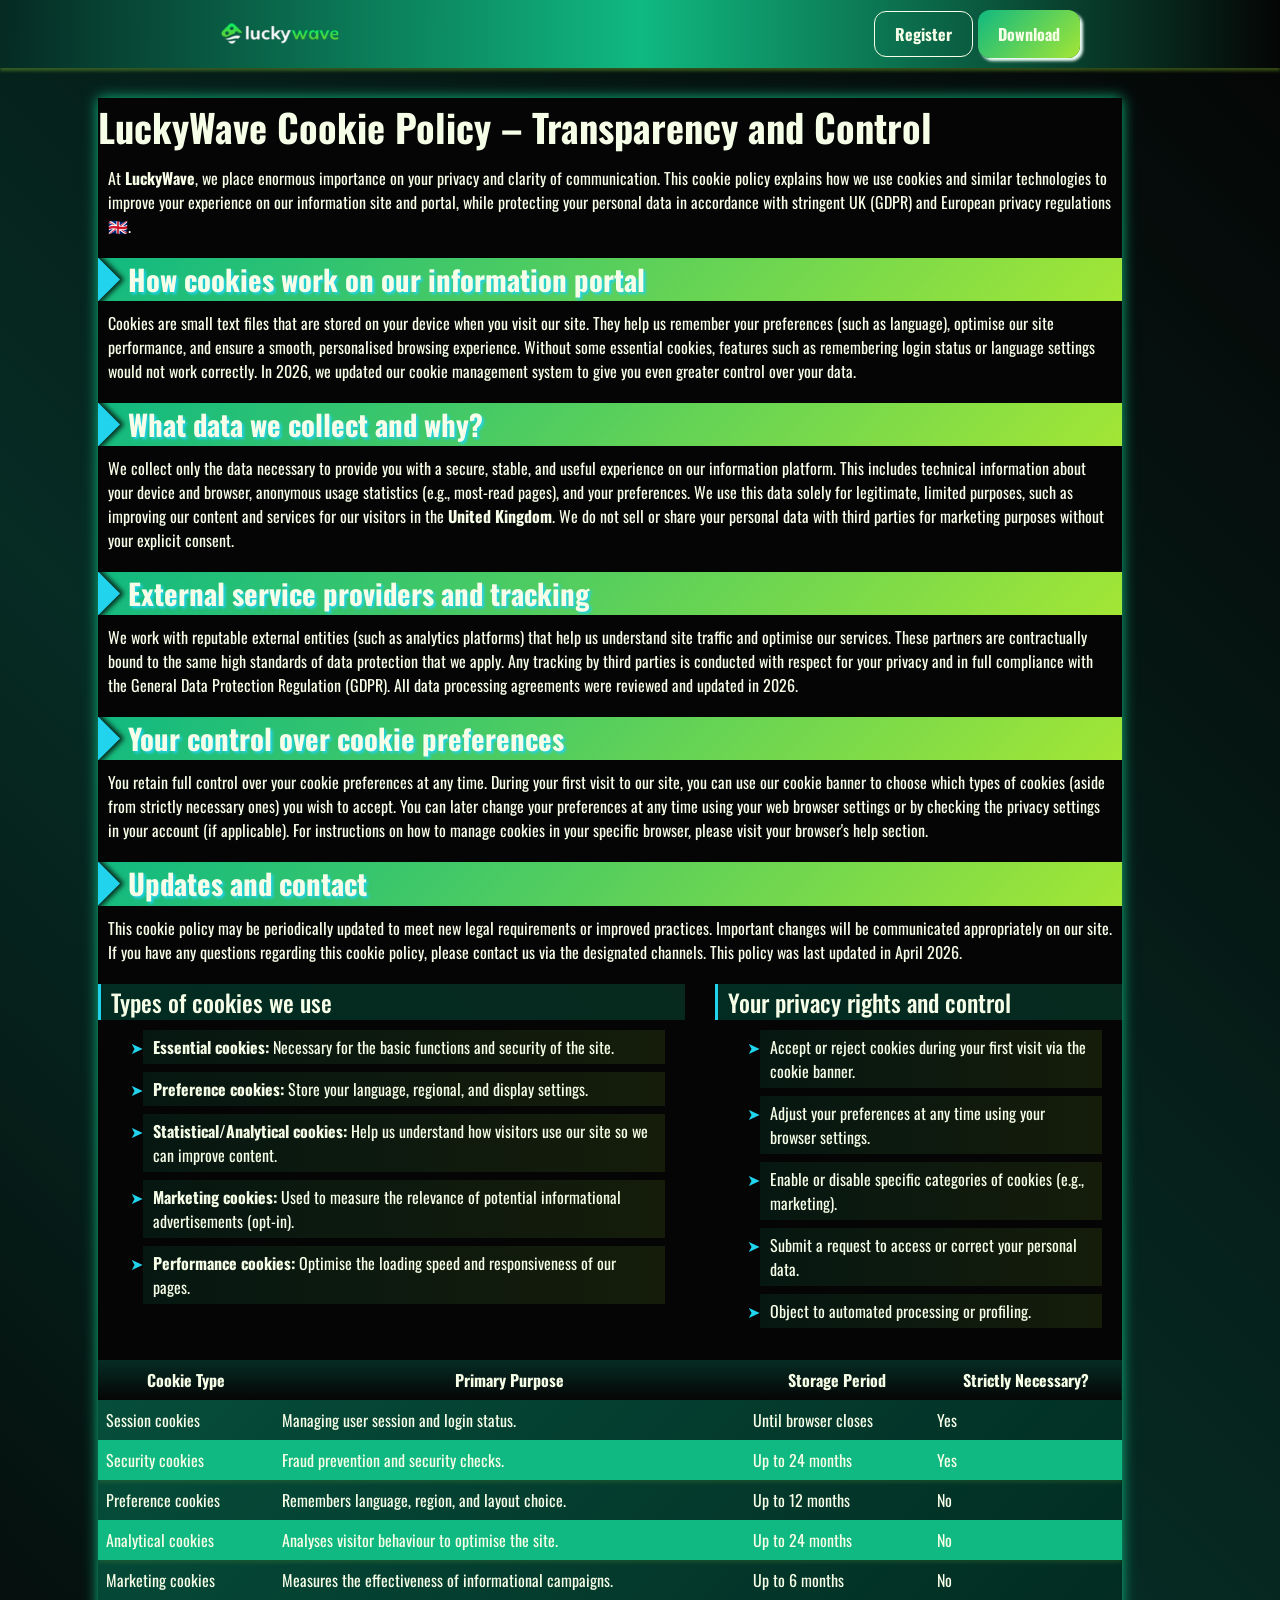
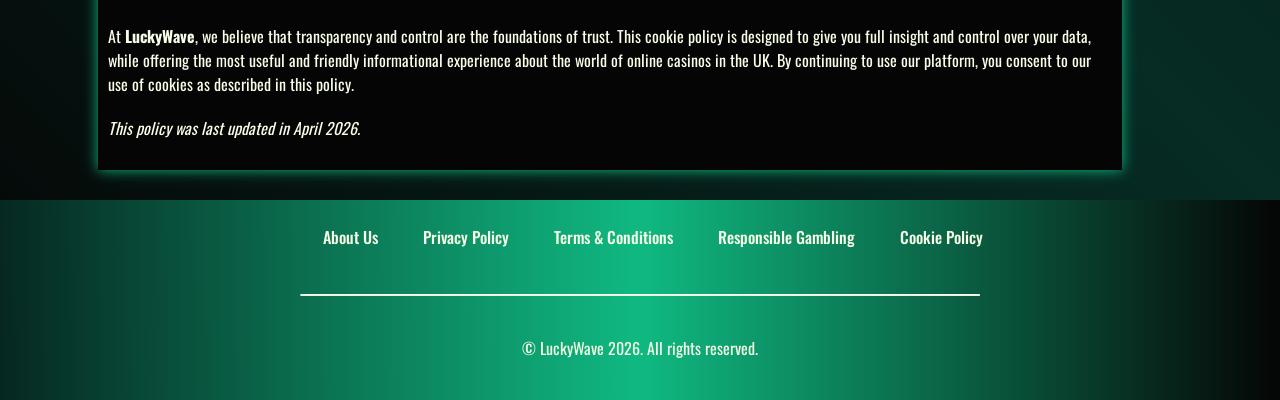
<file: cookie-policy/index.html>
<!DOCTYPE html>
<html lang="en">

<head>
    <meta charset="UTF-8">
    <meta name="viewport" content="width=device-width, initial-scale=1.0">
    <link rel="stylesheet" href="/style.css">
    <link rel="shortcut icon" href="/favicon.ico" type="image/x-icon">
    <title>LuckyWave – Your privacy and transparency are our priority</title>
    <meta name="description"
        content="At LuckyWave we handle your data with the utmost care. Review our cookie policy to see how cookies enhance your experience, with full transparency regarding your privacy in the UK.">
    <meta name="googlebot" content="index,follow,noarchive">

    <link rel="canonical" href="https://wamrc.co.uk/cookie-policy/">

    <meta property="og:type" content="website" />
    <meta property="og:title" content="LuckyWave – Your privacy and transparency are our priority" />
    <meta property="og:description"
        content="LuckyWave cookie policy - How we protect your data and optimise your informational experience." />
    <meta property="og:url" content="https://wamrc.co.uk/cookie-policy/" />
    <meta property="og:site_name" content="LuckyWave" />
    <meta property="og:locale" content="en_GB" />

    <meta name="twitter:card" content="summary" />
    <meta name="twitter:title" content="Cookie Policy - LuckyWave" />
    <meta name="twitter:description"
        content="Learn how LuckyWave uses cookies to improve your informational and user experience." />
</head>

<body>

    <header>
        <div class="logo">
            <a href="/"><img src="/img/logo.webp" alt="LuckyWave logo" width="140" height="70"></a>
        </div>

        <div class="header-btn">
            <a href="/play/" rel="nofollow" content="noindex" class="h-violet-btn">Register</a>
            <a href="/play/" rel="nofollow" content="noindex" class="h-accent-btn">Download</a>
        </div>
    </header>

    <main>
        <div class="wrapper">
            <div class="container">
                <h1>LuckyWave Cookie Policy – Transparency and Control</h1>
                <p class="txt">
                    At <strong>LuckyWave</strong>, we place enormous importance on your privacy and clarity of
                    communication. This cookie policy explains how we use cookies and similar technologies to improve
                    your experience on our information site and portal, while protecting your personal data in
                    accordance with stringent UK (GDPR) and European privacy regulations 🇬🇧.
                </p>

                <div class="container__header">
                    <h2>How cookies work on our information portal</h2>
                </div>
                <p class="txt">
                    Cookies are small text files that are stored on your device when you visit our site. They help us
                    remember your preferences (such as language), optimise our site performance, and ensure a smooth,
                    personalised browsing experience. Without some essential cookies, features such as remembering
                    login status or language settings would not work correctly. In 2026, we updated our cookie
                    management system to give you even greater control over your data.
                </p>

                <div class="container__header">
                    <h2>What data we collect and why?</h2>
                </div>
                <p class="txt">
                    We collect only the data necessary to provide you with a secure, stable, and useful experience on
                    our information platform. This includes technical information about your device and browser,
                    anonymous usage statistics (e.g., most-read pages), and your preferences. We use this data solely
                    for legitimate, limited purposes, such as improving our content and services for our visitors in
                    the <strong>United Kingdom</strong>. We do not sell or share your personal data with third parties
                    for marketing purposes without your explicit consent.
                </p>

                <div class="container__header">
                    <h2>External service providers and tracking</h2>
                </div>
                <p class="txt">
                    We work with reputable external entities (such as analytics platforms) that help us understand site
                    traffic and optimise our services. These partners are contractually bound to the same high standards
                    of data protection that we apply. Any tracking by third parties is conducted with respect for your
                    privacy and in full compliance with the General Data Protection Regulation (GDPR). All data
                    processing agreements were reviewed and updated in 2026.
                </p>

                <div class="container__header">
                    <h2>Your control over cookie preferences</h2>
                </div>
                <p class="txt">
                    You retain full control over your cookie preferences at any time. During your first visit to our
                    site, you can use our cookie banner to choose which types of cookies (aside from strictly necessary
                    ones) you wish to accept. You can later change your preferences at any time using your web browser
                    settings or by checking the privacy settings in your account (if applicable). For instructions on
                    how to manage cookies in your specific browser, please visit your browser's help section.
                </p>

                <div class="container__header">
                    <h2>Updates and contact</h2>
                </div>
                <p class="txt">
                    This cookie policy may be periodically updated to meet new legal requirements or improved practices.
                    Important changes will be communicated appropriately on our site. If you have any questions
                    regarding this cookie policy, please contact us via the designated channels. This policy was last
                    updated in April 2026.
                </p>

                <div class="comparison-list">
                    <div>
                        <h3>Types of cookies we use</h3>
                        <ul>
                            <li><strong>Essential cookies:</strong> Necessary for the basic functions and security of
                                the site.</li>
                            <li><strong>Preference cookies:</strong> Store your language, regional, and display
                                settings.</li>
                            <li><strong>Statistical/Analytical cookies:</strong> Help us understand how visitors use our
                                site so we can improve content.</li>
                            <li><strong>Marketing cookies:</strong> Used to measure the relevance of potential
                                informational advertisements (opt-in).</li>
                            <li><strong>Performance cookies:</strong> Optimise the loading speed and responsiveness of
                                our pages.</li>
                        </ul>
                    </div>

                    <div>
                        <h3>Your privacy rights and control</h3>
                        <ul>
                            <li>Accept or reject cookies during your first visit via the cookie banner.</li>
                            <li>Adjust your preferences at any time using your browser settings.</li>
                            <li>Enable or disable specific categories of cookies (e.g., marketing).</li>
                            <li>Submit a request to access or correct your personal data.</li>
                            <li>Object to automated processing or profiling.</li>
                        </ul>
                    </div>
                </div>

                <div class="table-wrapper">
                    <table>
                        <thead>
                            <tr>
                                <th>Cookie Type</th>
                                <th>Primary Purpose</th>
                                <th>Storage Period</th>
                                <th>Strictly Necessary?</th>
                            </tr>
                        </thead>
                        <tbody>
                            <tr>
                                <td>Session cookies</td>
                                <td>Managing user session and login status.</td>
                                <td>Until browser closes</td>
                                <td>Yes</td>
                            </tr>
                            <tr>
                                <td>Security cookies</td>
                                <td>Fraud prevention and security checks.</td>
                                <td>Up to 24 months</td>
                                <td>Yes</td>
                            </tr>
                            <tr>
                                <td>Preference cookies</td>
                                <td>Remembers language, region, and layout choice.</td>
                                <td>Up to 12 months</td>
                                <td>No</td>
                            </tr>
                            <tr>
                                <td>Analytical cookies</td>
                                <td>Analyses visitor behaviour to optimise the site.</td>
                                <td>Up to 24 months</td>
                                <td>No</td>
                            </tr>
                            <tr>
                                <td>Marketing cookies</td>
                                <td>Measures the effectiveness of informational campaigns.</td>
                                <td>Up to 6 months</td>
                                <td>No</td>
                            </tr>
                        </tbody>
                    </table>
                </div>

                <p class="txt">
                    At <strong>LuckyWave</strong>, we believe that transparency and control are the foundations of
                    trust. This cookie policy is designed to give you full insight and control over your data, while
                    offering the most useful and friendly informational experience about the world of online casinos in
                    the UK. By continuing to use our platform, you consent to our use of cookies as described in this
                    policy.
                </p>
                <p class="txt">
                    <em>This policy was last updated in April 2026.</em>
                </p>
            </div>
        </div>
    </main>

    <footer>
        <ul class="f-nav">
            <li>
                <a href="/about-us/">About Us</a>
            </li>
            <li>
                <a href="/privacy-policy/">Privacy Policy</a>
            </li>
            <li>
                <a href="/terms-and-conditions/">Terms & Conditions</a>
            </li>
            <li>
                <a href="/responsible-gambling/">Responsible Gambling</a>
            </li>
            <li>
                <a href="/cookie-policy/">Cookie Policy</a>
            </li>
        </ul>

        <hr>

        <p class="txt">
            © LuckyWave 2026. All rights reserved.
        </p>
    </footer>
</body>

</html>
</file>
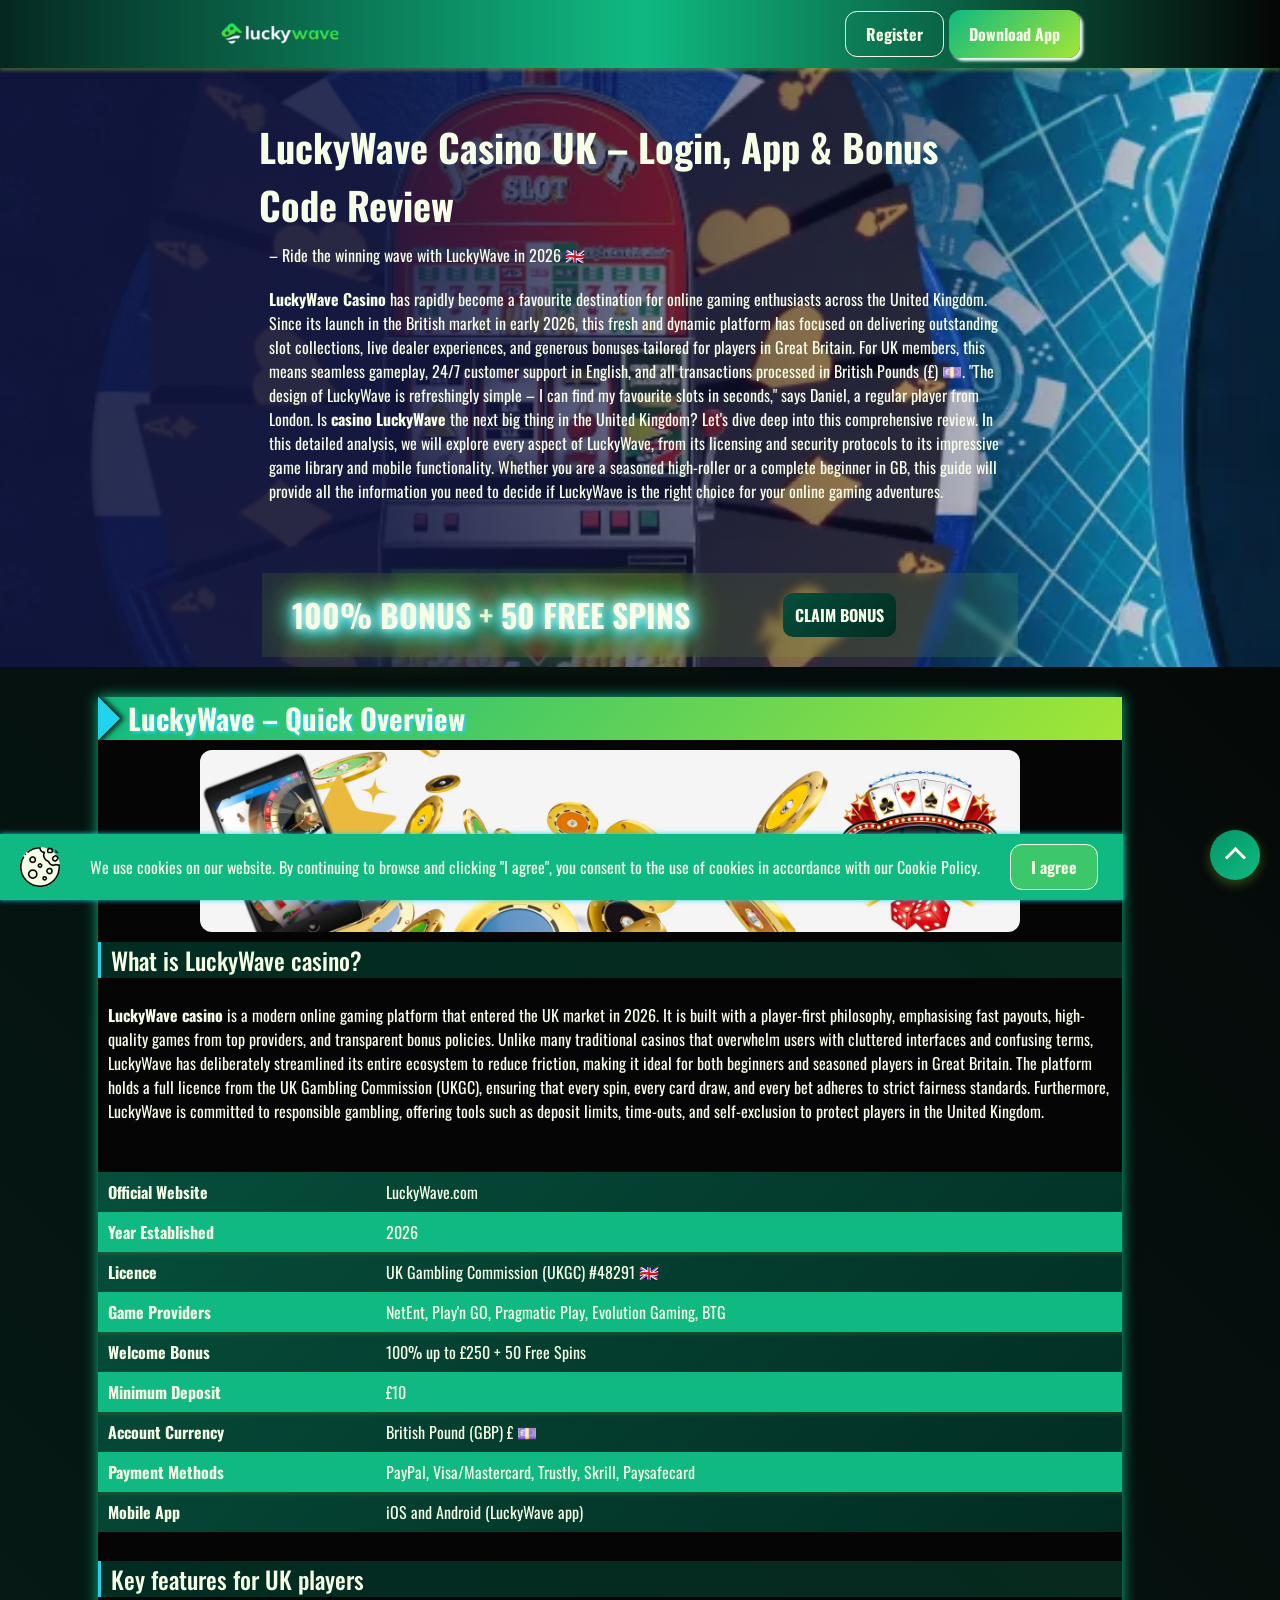
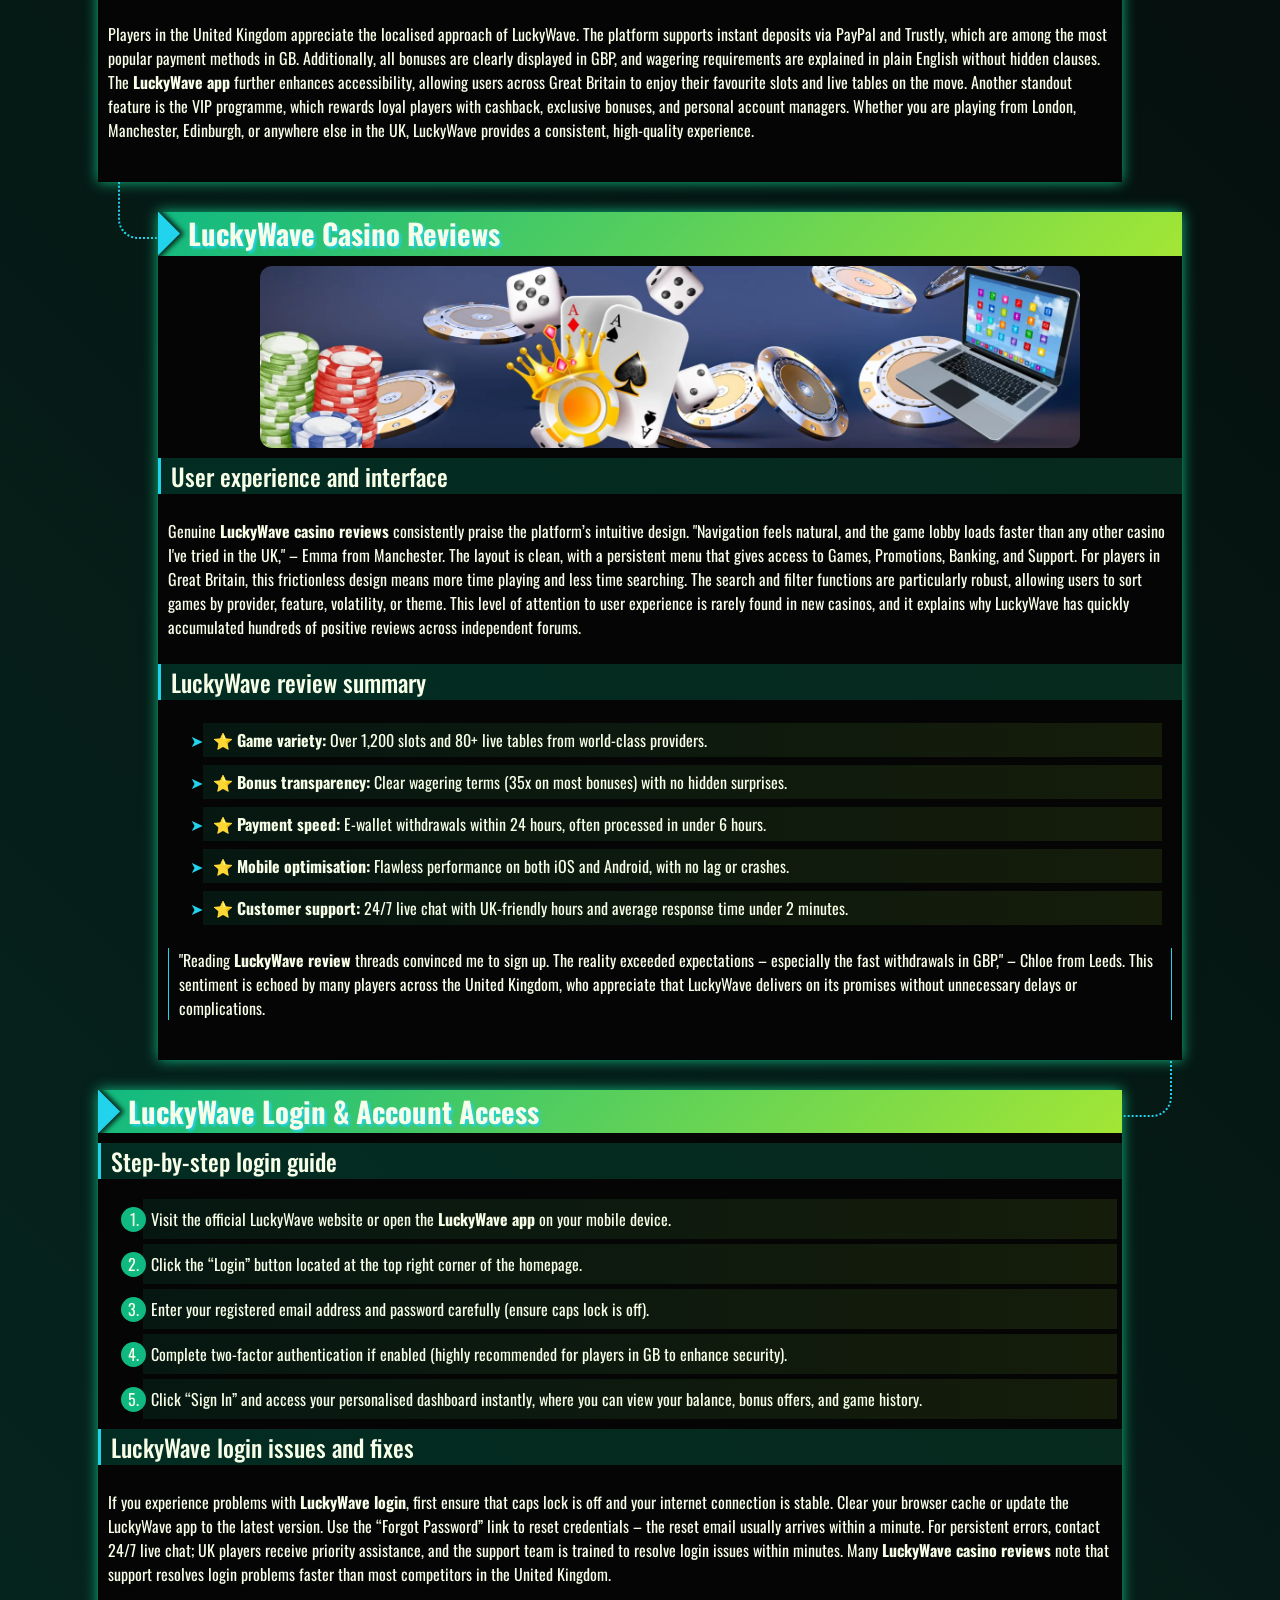
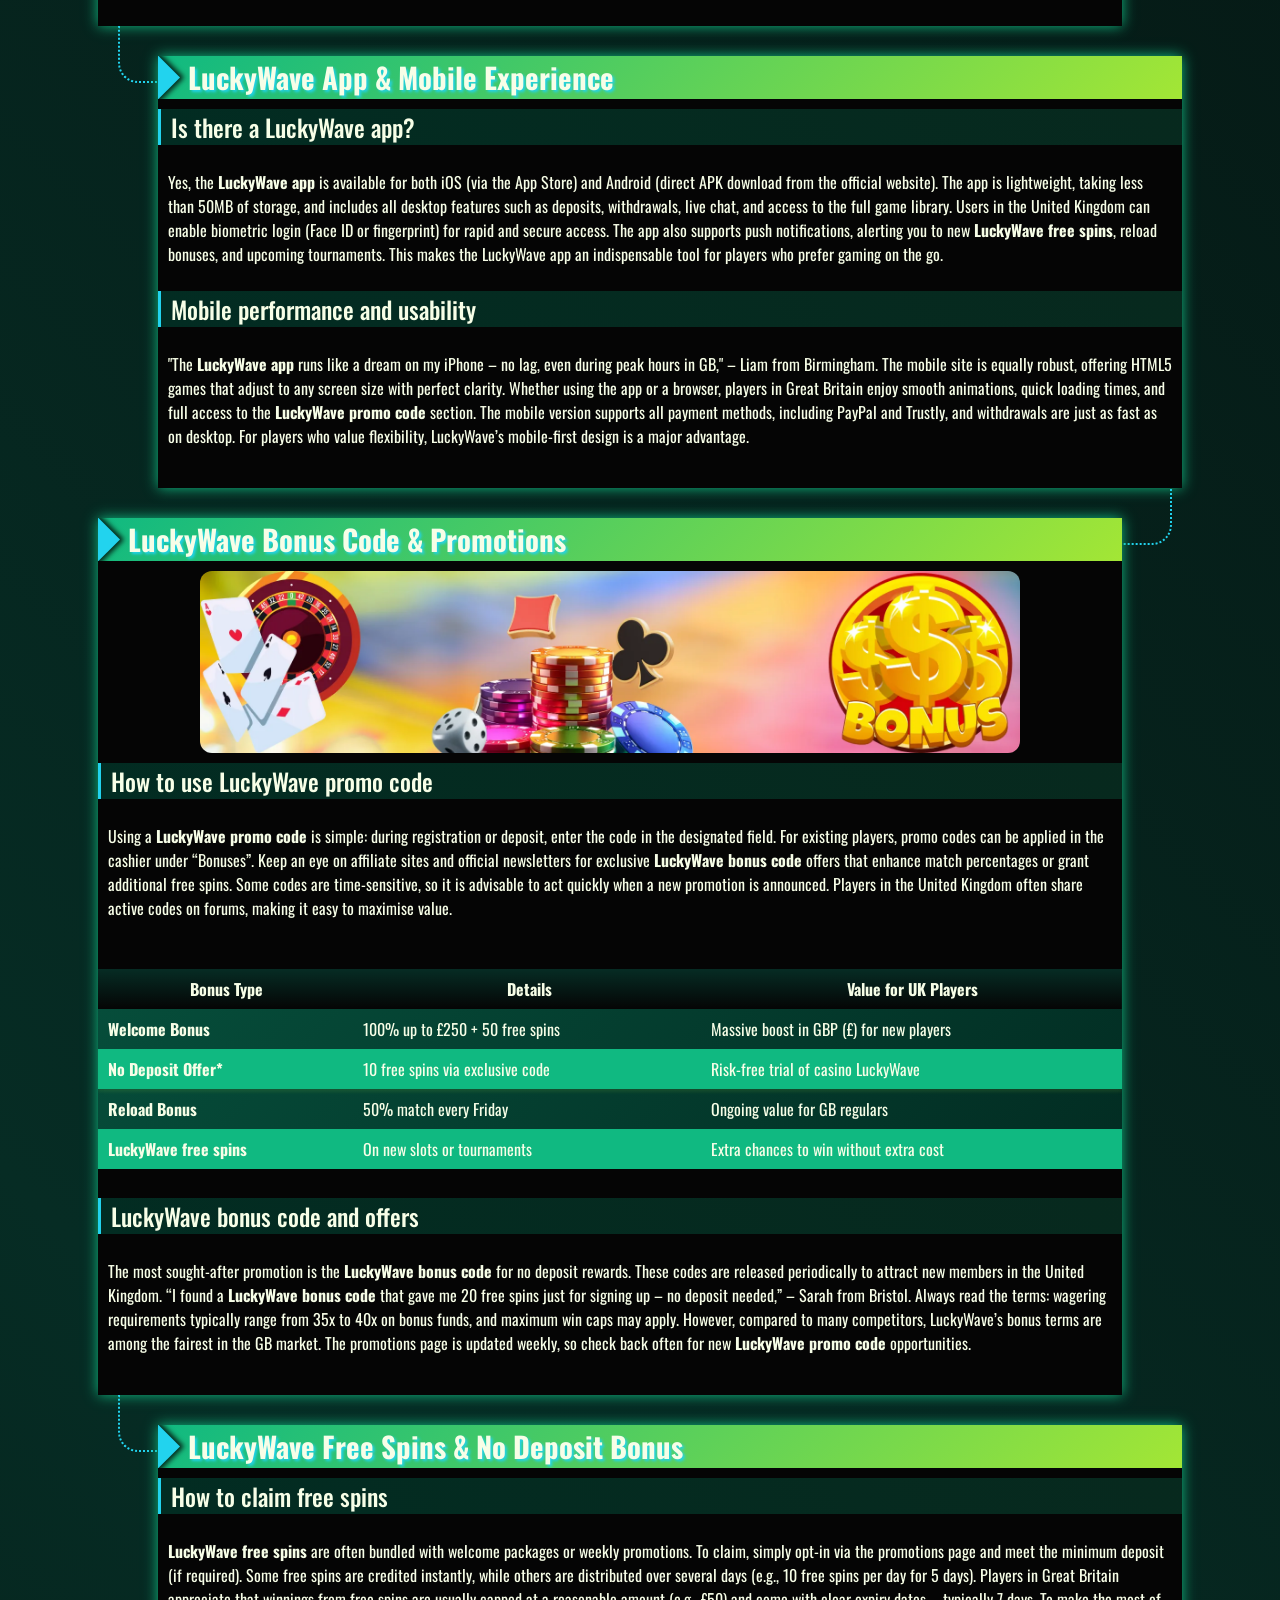
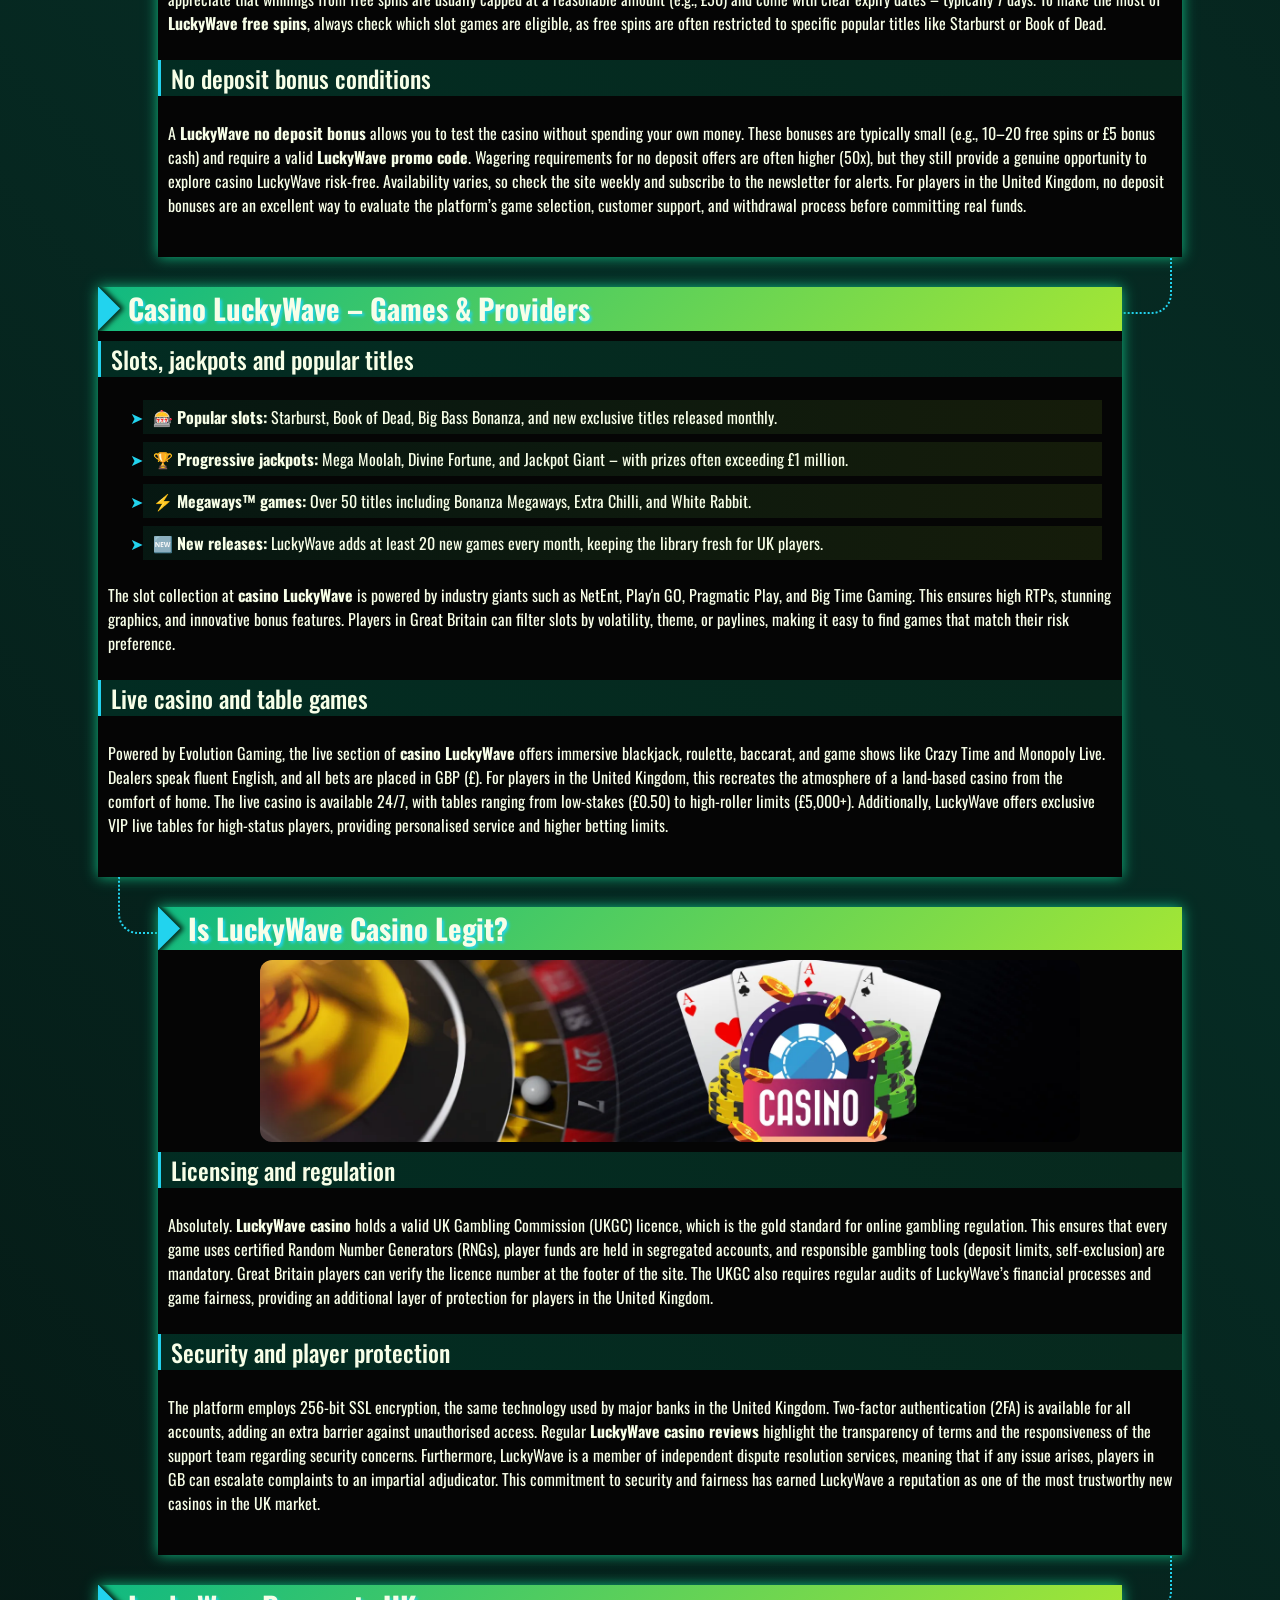
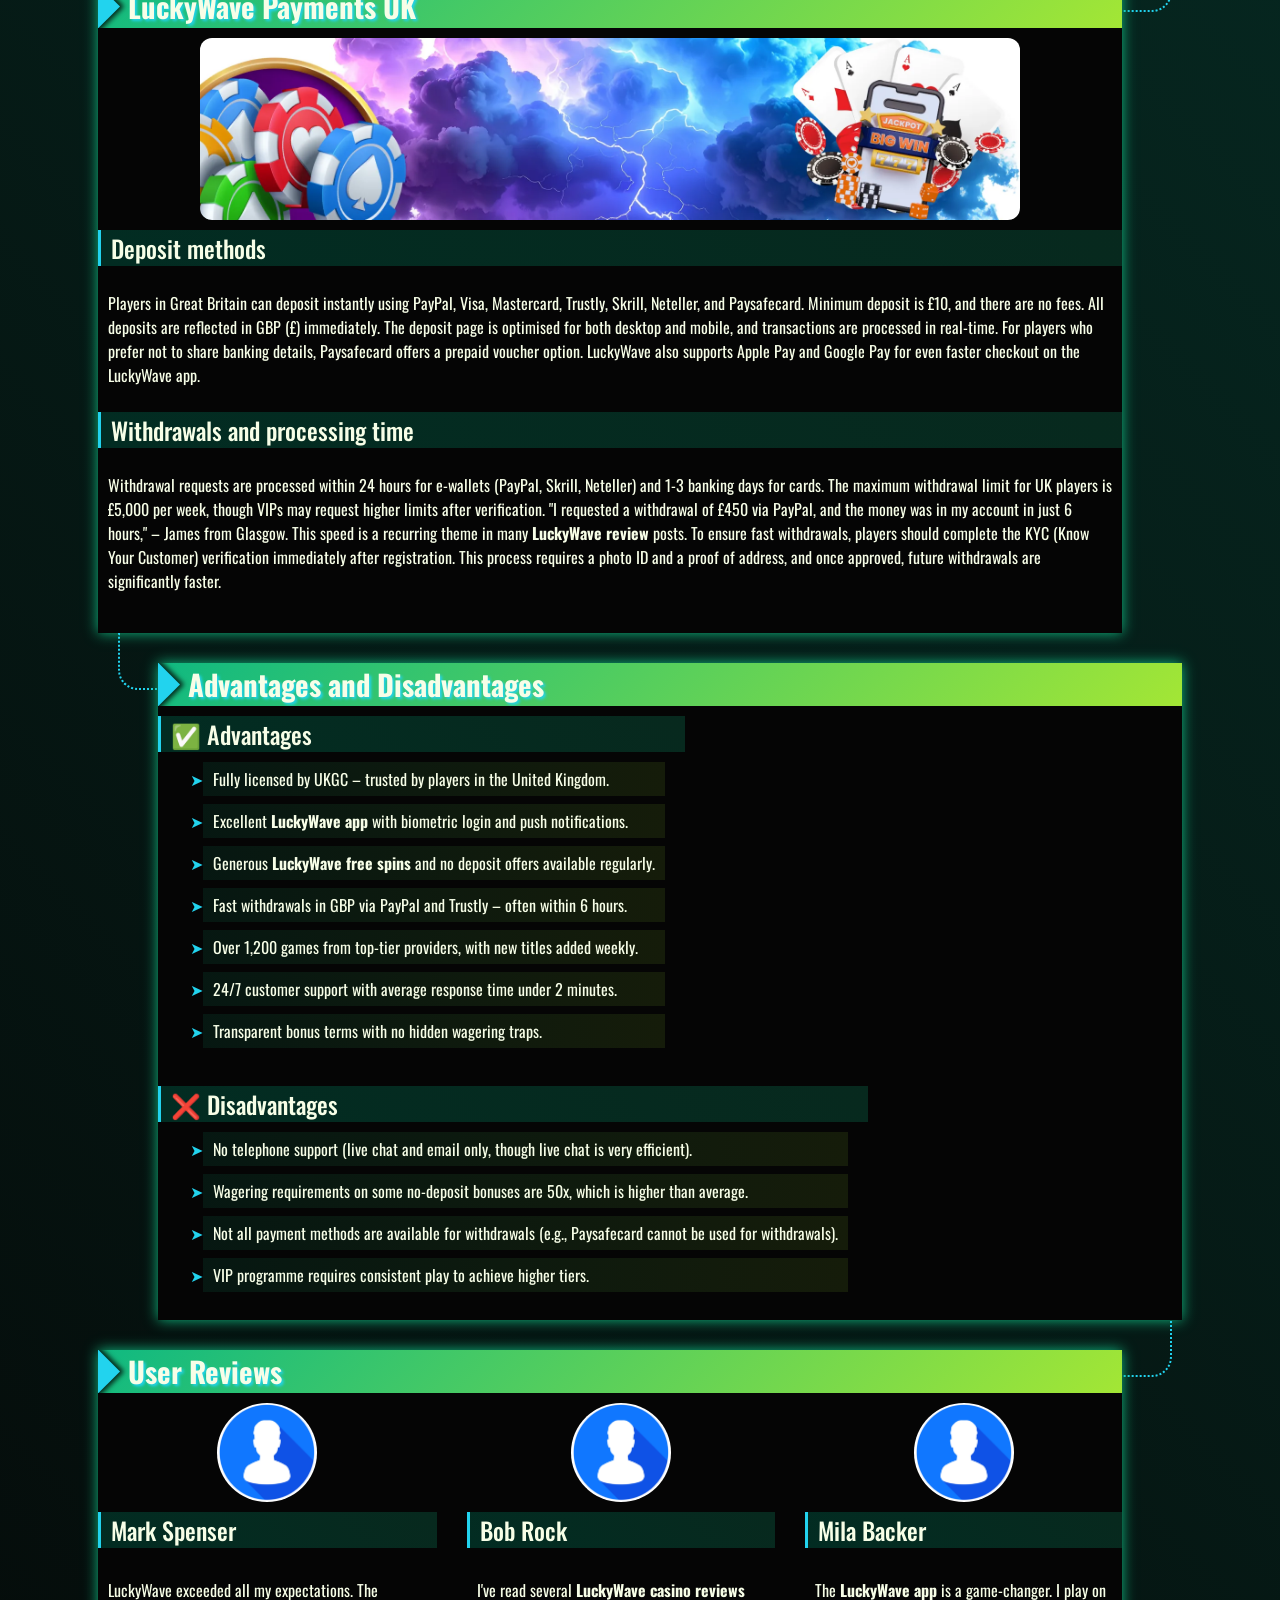
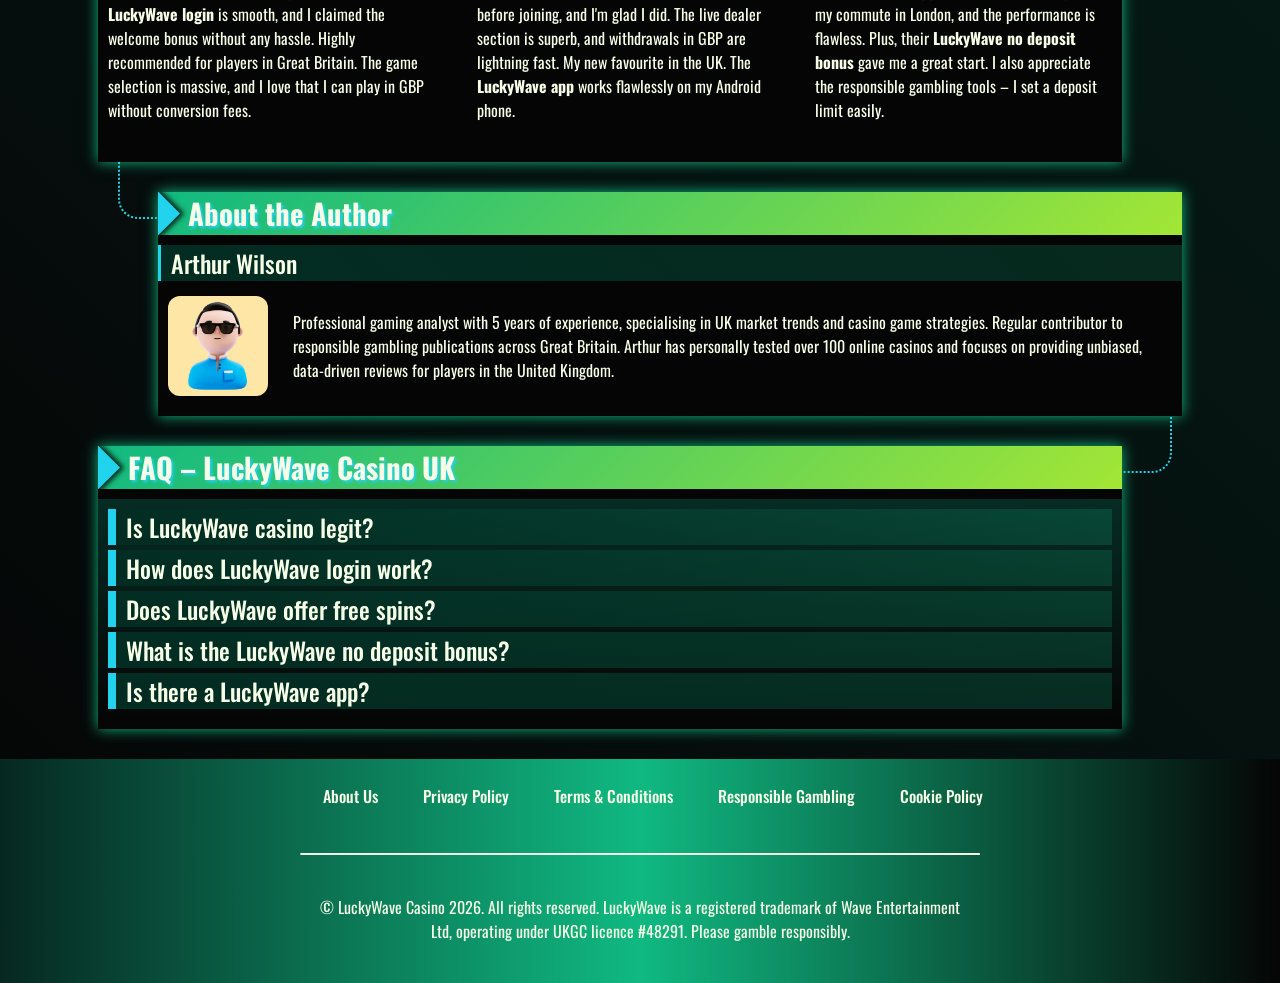
<file: en-gb/index.html>
<!DOCTYPE html>
<html lang="en-GB">

<head>
    <meta charset="UTF-8">
    <meta name="viewport" content="width=device-width, initial-scale=1.0">
    <link rel="stylesheet" href="/style.css">
    <link rel="shortcut icon" href="/favicon.ico" type="image/x-icon">
    <title>LuckyWave Casino UK ⭐ Login, App & Bonus Code Review</title>
    <meta name="description"
        content="Explore LuckyWave Casino UK. Learn how to login, use bonus codes, access the app and read real LuckyWave casino reviews.">
    <meta name="googlebot" content="index, follow, noarchive, max-snippet:-1">

    <link rel="alternate" hreflang="en-GB" href="https://wamrc.co.uk/en-gb/">
    <link rel="alternate" hreflang="x-default" href="https://wamrc.co.uk/">
    <link rel="canonical" href="https://wamrc.co.uk/en-gb/">

    <meta property="og:type" content="website" />
    <meta property="og:title" content="LuckyWave Casino UK ⭐ Login, App & Bonus Code Review" />
    <meta property="og:description"
        content="Explore LuckyWave Casino UK. Learn how to login, use bonus codes, access the app and read real LuckyWave casino reviews." />
    <meta property="og:url" content="https://wamrc.co.uk/" />
    <meta property="og:site_name" content="LuckyWave Casino" />
    <meta property="og:image" content="https://wamrc.co.uk/img/1.webp" />
    <meta property="og:locale" content="en_GB" />

    <meta name="twitter:card" content="summary_large_image" />
    <meta name="twitter:title" content="LuckyWave Casino UK ⭐ Login, App & Bonus Code Review" />
    <meta name="twitter:description"
        content="Explore LuckyWave Casino UK. Learn how to login, use bonus codes, access the app and read real LuckyWave casino reviews." />
    <meta name="twitter:image" content="https://wamrc.co.uk/img/1.webp" />

    <script type="application/ld+json">
    {
        "@context": "https://schema.org",
        "@type": "Article",
        "headline": "LuckyWave Casino UK ⭐ Login, App & Bonus Code Review",
        "description": "Explore LuckyWave Casino UK. Learn how to login, use bonus codes, access the app and read real LuckyWave casino reviews.",
        "mainEntityOfPage": {
            "@type": "WebPage",
            "@id": "https://wamrc.co.uk/"
        },
        "author": {
            "@type": "Person",
            "name": "Arthur Wilson",
            "url": "https://wamrc.co.uk/"
        },
        "publisher": {
            "@type": "Organization",
            "name": "LuckyWave Casino",
            "logo": {
                "@type": "ImageObject",
                "url": "https://wamrc.co.uk/img/logo.webp"
            }
        },
        "datePublished": "2026-04-03",
        "dateModified": "2026-04-03"
    }
    </script>

    <script type="application/ld+json">
    {
        "@context": "https://schema.org",
        "@type": "WebSite",
        "url": "https://wamrc.co.uk/",
        "name": "LuckyWave Casino",
        "description": "LuckyWave in the United Kingdom: gaming platform, bonuses, and comprehensive reviews.",
        "inLanguage": "en-GB"
    }
    </script>

    <script type="application/ld+json">
    {
        "@context": "https://schema.org",
        "@type": "BreadcrumbList",
        "itemListElement": [{
                "@type": "ListItem",
                "position": 1,
                "name": "Home",
                "item": "https://wamrc.co.uk/"
            },
            {
                "@type": "ListItem",
                "position": 2,
                "name": "🎰 +100% Bonus",
                "item": "https://wamrc.co.uk/"
            }
        ]
    }
    </script>

    <script type="application/ld+json">
    {
      "@context": "https://schema.org",
      "@type": "FAQPage",
      "mainEntity": [
        {
          "@type": "Question",
          "name": "Is LuckyWave casino legit?",
          "acceptedAnswer": {
            "@type": "Answer",
            "text": "Yes, LuckyWave Casino operates legally in the United Kingdom under a licence from the UK Gambling Commission (UKGC), ensuring fair play and security for all players in Great Britain."
          }
        },
        {
          "@type": "Question",
          "name": "How does LuckyWave login work?",
          "acceptedAnswer": {
            "@type": "Answer",
            "text": "LuckyWave login requires your registered email and password. Use the 'Login' button at the top right corner of the homepage, enter your credentials, and click submit."
          }
        },
        {
          "@type": "Question",
          "name": "Does LuckyWave offer free spins?",
          "acceptedAnswer": {
            "@type": "Answer",
            "text": "Yes, LuckyWave free spins are often part of welcome packages and reload promotions. Check the LuckyWave promo code section for active free spins offers."
          }
        },
        {
          "@type": "Question",
          "name": "What is the LuckyWave no deposit bonus?",
          "acceptedAnswer": {
            "@type": "Answer",
            "text": "LuckyWave no deposit bonus is a promotion that grants free spins or bonus cash without requiring a deposit. This offer is available through exclusive LuckyWave bonus codes for UK players."
          }
        },
        {
          "@type": "Question",
          "name": "Is there a LuckyWave app?",
          "acceptedAnswer": {
            "@type": "Answer",
            "text": "Yes, the LuckyWave app is available for both iOS and Android devices, offering smooth navigation, push notifications, and instant access to all casino games."
          }
        }
      ]
    }
    </script>
</head>

<body>
    <header>
        <div class="logo">
            <a href="/"><img src="/img/logo.webp" alt="LuckyWave Casino logo" width="140" height="70"></a>
        </div>
        <div class="header-btn">
            <a href="/play/" rel="nofollow" content="noindex" class="h-violet-btn">Register</a>
            <a href="/play/" rel="nofollow" content="noindex" class="h-accent-btn">Download App</a>
        </div>
    </header>

    <main>
        <div class="promo">
            <div class="promo-l ">
                <h1>LuckyWave Casino UK – Login, App & Bonus Code Review</h1>
                <p class="txt">
                    – Ride the winning wave with LuckyWave in 2026 🇬🇧
                </p>
                <p class="txt">
                    <strong>LuckyWave Casino</strong> has rapidly become a favourite destination for online gaming
                    enthusiasts across the United Kingdom. Since its launch in the British market in early 2026, this
                    fresh and dynamic platform has focused on delivering outstanding slot collections, live dealer
                    experiences, and generous bonuses tailored for players in Great Britain. For UK members, this means
                    seamless gameplay, 24/7 customer support in English, and all transactions processed in British
                    Pounds (£) 💷. "The design of LuckyWave is refreshingly simple – I can find my favourite slots in
                    seconds," says Daniel, a regular player from London. Is <strong>casino LuckyWave</strong> the next
                    big thing in the United Kingdom? Let's dive deep into this comprehensive review. In this detailed
                    analysis, we will explore every aspect of LuckyWave, from its licensing and security protocols to
                    its impressive game library and mobile functionality. Whether you are a seasoned high-roller or a
                    complete beginner in GB, this guide will provide all the information you need to decide if LuckyWave
                    is the right choice for your online gaming adventures.
                </p>
            </div>

            <div class="promo-gift">
                <p class="txt-accent">
                    <span class="fast-flicker">100% bonus</span> + <span class="flicker">50 Free Spins</span>
                </p>
                <a href="/play/" rel="nofollow" content="noindex" class="btn-accent">Claim Bonus</a>
            </div>
        </div>

        <div class="wrapper">

            <div class="container">
                <div class="container__header">
                    <h2>LuckyWave – Quick Overview</h2>
                </div>
                <div class="img">
                    <img src="/img/1.webp" alt="LuckyWave – Quick Overview" width="1000" height="800">
                </div>
                <div class="container__body">
                    <h3>What is LuckyWave casino?</h3>
                    <p class="txt">
                        <strong>LuckyWave casino</strong> is a modern online gaming platform that entered the UK market
                        in 2026. It is built with a player-first philosophy, emphasising fast payouts, high-quality
                        games from top providers, and transparent bonus policies. Unlike many traditional casinos that
                        overwhelm users with cluttered interfaces and confusing terms, LuckyWave has deliberately
                        streamlined its entire ecosystem to reduce friction, making it ideal for both beginners and
                        seasoned players in Great Britain. The platform holds a full licence from the UK Gambling
                        Commission (UKGC), ensuring that every spin, every card draw, and every bet adheres to strict
                        fairness standards. Furthermore, LuckyWave is committed to responsible gambling, offering tools
                        such as deposit limits, time-outs, and self-exclusion to protect players in the United Kingdom.
                    </p>
                    <div class="table-wrapper">
                        <table>
                            <tbody>
                                <tr>
                                    <td class="row-title">Official Website</td>
                                    <td>LuckyWave.com</td>
                                </tr>
                                <tr>
                                    <td class="row-title">Year Established</td>
                                    <td>2026</td>
                                </tr>
                                <tr>
                                    <td class="row-title">Licence</td>
                                    <td>UK Gambling Commission (UKGC) #48291 🇬🇧</td>
                                </tr>
                                <tr>
                                    <td class="row-title">Game Providers</td>
                                    <td>NetEnt, Play'n GO, Pragmatic Play, Evolution Gaming, BTG</td>
                                </tr>
                                <tr>
                                    <td class="row-title">Welcome Bonus</td>
                                    <td>100% up to £250 + 50 Free Spins</td>
                                </tr>
                                <tr>
                                    <td class="row-title">Minimum Deposit</td>
                                    <td>£10</td>
                                </tr>
                                <tr>
                                    <td class="row-title">Account Currency</td>
                                    <td>British Pound (GBP) £ 💷</td>
                                </tr>
                                <tr>
                                    <td class="row-title">Payment Methods</td>
                                    <td>PayPal, Visa/Mastercard, Trustly, Skrill, Paysafecard</td>
                                </tr>
                                <tr>
                                    <td class="row-title">Mobile App</td>
                                    <td>iOS and Android (LuckyWave app)</td>
                                </tr>
                            </tbody>
                        </table>
                    </div>
                    <h3>Key features for UK players</h3>
                    <p class="txt">
                        Players in the United Kingdom appreciate the localised approach of LuckyWave. The platform
                        supports instant deposits via PayPal and Trustly, which are among the most popular payment
                        methods in GB. Additionally, all bonuses are clearly displayed in GBP, and wagering requirements
                        are explained in plain English without hidden clauses. The <strong>LuckyWave app</strong>
                        further enhances accessibility, allowing users across Great Britain to enjoy their favourite
                        slots and live tables on the move. Another standout feature is the VIP programme, which rewards
                        loyal players with cashback, exclusive bonuses, and personal account managers. Whether you are
                        playing from London, Manchester, Edinburgh, or anywhere else in the UK, LuckyWave provides a
                        consistent, high-quality experience.
                    </p>
                </div>
            </div>


            <div class="container">
                <div class="container__header">
                    <h2>LuckyWave Casino Reviews</h2>
                </div>
                <div class="img">
                    <img src="/img/2.webp" alt="LuckyWave casino interface" width="1000" height="800">
                </div>
                <div class="container__body">
                    <h3>User experience and interface</h3>
                    <p class="txt">
                        Genuine <strong>LuckyWave casino reviews</strong> consistently praise the platform’s intuitive
                        design. "Navigation feels natural, and the game lobby loads faster than any other casino I've
                        tried in the UK," – Emma from Manchester. The layout is clean, with a persistent menu that gives
                        access to Games, Promotions, Banking, and Support. For players in Great Britain, this
                        frictionless design means more time playing and less time searching. The search and filter
                        functions are particularly robust, allowing users to sort games by provider, feature,
                        volatility, or theme. This level of attention to user experience is rarely found in new casinos,
                        and it explains why LuckyWave has quickly accumulated hundreds of positive reviews across
                        independent forums.
                    </p>
                    <h3>LuckyWave review summary</h3>
                    <ul class="item-list">
                        <li>⭐ <strong>Game variety:</strong> Over 1,200 slots and 80+ live tables from world-class
                            providers.</li>
                        <li>⭐ <strong>Bonus transparency:</strong> Clear wagering terms (35x on most bonuses) with no
                            hidden surprises.</li>
                        <li>⭐ <strong>Payment speed:</strong> E-wallet withdrawals within 24 hours, often processed in
                            under 6 hours.</li>
                        <li>⭐ <strong>Mobile optimisation:</strong> Flawless performance on both iOS and Android, with
                            no lag or crashes.</li>
                        <li>⭐ <strong>Customer support:</strong> 24/7 live chat with UK-friendly hours and average
                            response time under 2 minutes.</li>
                    </ul>
                    <p class="txt quote">
                        "Reading <strong>LuckyWave review</strong> threads convinced me to sign up. The reality exceeded
                        expectations – especially the fast withdrawals in GBP," – Chloe from Leeds. This sentiment is
                        echoed by many players across the United Kingdom, who appreciate that LuckyWave delivers on its
                        promises without unnecessary delays or complications.
                    </p>
                </div>
            </div>


            <div class="container">
                <div class="container__header">
                    <h2>LuckyWave Login & Account Access</h2>
                </div>
                <div class="container__body">
                    <h3>Step-by-step login guide</h3>
                    <ol>
                        <li>Visit the official LuckyWave website or open the <strong>LuckyWave app</strong> on your
                            mobile device.</li>
                        <li>Click the “Login” button located at the top right corner of the homepage.</li>
                        <li>Enter your registered email address and password carefully (ensure caps lock is off).</li>
                        <li>Complete two-factor authentication if enabled (highly recommended for players in GB to
                            enhance security).</li>
                        <li>Click “Sign In” and access your personalised dashboard instantly, where you can view your
                            balance, bonus offers, and game history.</li>
                    </ol>
                    <h3>LuckyWave login issues and fixes</h3>
                    <p class="txt">
                        If you experience problems with <strong>LuckyWave login</strong>, first ensure that caps lock is
                        off and your internet connection is stable. Clear your browser cache or update the LuckyWave app
                        to the latest version. Use the “Forgot Password” link to reset credentials – the reset email
                        usually arrives within a minute. For persistent errors, contact 24/7 live chat; UK players
                        receive priority assistance, and the support team is trained to resolve login issues within
                        minutes. Many <strong>LuckyWave casino reviews</strong> note that support resolves login
                        problems faster than most competitors in the United Kingdom.
                    </p>
                </div>
            </div>


            <div class="container">
                <div class="container__header">
                    <h2>LuckyWave App & Mobile Experience</h2>
                </div>
                <div class="container__body">
                    <h3>Is there a LuckyWave app?</h3>
                    <p class="txt">
                        Yes, the <strong>LuckyWave app</strong> is available for both iOS (via the App Store) and
                        Android (direct APK download from the official website). The app is lightweight, taking less
                        than 50MB of storage, and includes all desktop features such as deposits, withdrawals, live
                        chat, and access to the full game library. Users in the United Kingdom can enable biometric
                        login (Face ID or fingerprint) for rapid and secure access. The app also supports push
                        notifications, alerting you to new <strong>LuckyWave free spins</strong>, reload bonuses, and
                        upcoming tournaments. This makes the LuckyWave app an indispensable tool for players who prefer
                        gaming on the go.
                    </p>
                    <h3>Mobile performance and usability</h3>
                    <p class="txt">
                        "The <strong>LuckyWave app</strong> runs like a dream on my iPhone – no lag, even during peak
                        hours in GB," – Liam from Birmingham. The mobile site is equally robust, offering HTML5 games
                        that adjust to any screen size with perfect clarity. Whether using the app or a browser, players
                        in Great Britain enjoy smooth animations, quick loading times, and full access to the
                        <strong>LuckyWave promo code</strong> section. The mobile version supports all payment methods,
                        including PayPal and Trustly, and withdrawals are just as fast as on desktop. For players who
                        value flexibility, LuckyWave’s mobile-first design is a major advantage.
                    </p>
                </div>
            </div>


            <div class="container">
                <div class="container__header">
                    <h2>LuckyWave Bonus Code & Promotions</h2>
                </div>
                <div class="img">
                    <img src="/img/3.webp" alt="LuckyWave bonus code and promotions" width="1000" height="800">
                </div>
                <div class="container__body">
                    <h3>How to use LuckyWave promo code</h3>
                    <p class="txt">
                        Using a <strong>LuckyWave promo code</strong> is simple: during registration or deposit, enter
                        the code in the designated field. For existing players, promo codes can be applied in the
                        cashier under “Bonuses”. Keep an eye on affiliate sites and official newsletters for exclusive
                        <strong>LuckyWave bonus code</strong> offers that enhance match percentages or grant additional
                        free spins. Some codes are time-sensitive, so it is advisable to act quickly when a new
                        promotion is announced. Players in the United Kingdom often share active codes on forums, making
                        it easy to maximise value.
                    </p>
                    <div class="table-wrapper">
                        <table>
                            <thead>
                                <tr>
                                    <th>Bonus Type</th>
                                    <th>Details</th>
                                    <th>Value for UK Players</th>
                                </tr>
                            </thead>
                            <tbody>
                                <tr>
                                    <td class="row-title">Welcome Bonus</td>
                                    <td>100% up to £250 + 50 free spins</td>
                                    <td>Massive boost in GBP (£) for new players</td>
                                </tr>
                                <tr>
                                    <td class="row-title">No Deposit Offer*</td>
                                    <td>10 free spins via exclusive code</td>
                                    <td>Risk‑free trial of casino LuckyWave</td>
                                </tr>
                                <tr>
                                    <td class="row-title">Reload Bonus</td>
                                    <td>50% match every Friday</td>
                                    <td>Ongoing value for GB regulars</td>
                                </tr>
                                <tr>
                                    <td class="row-title">LuckyWave free spins</td>
                                    <td>On new slots or tournaments</td>
                                    <td>Extra chances to win without extra cost</td>
                                </tr>
                            </tbody>
                        </table>
                    </div>
                    <h3>LuckyWave bonus code and offers</h3>
                    <p class="txt">
                        The most sought-after promotion is the <strong>LuckyWave bonus code</strong> for no deposit
                        rewards. These codes are released periodically to attract new members in the United Kingdom. “I
                        found a <strong>LuckyWave bonus code</strong> that gave me 20 free spins just for signing up –
                        no deposit needed,” – Sarah from Bristol. Always read the terms: wagering requirements typically
                        range from 35x to 40x on bonus funds, and maximum win caps may apply. However, compared to many
                        competitors, LuckyWave’s bonus terms are among the fairest in the GB market. The promotions page
                        is updated weekly, so check back often for new <strong>LuckyWave promo code</strong>
                        opportunities.
                    </p>
                </div>
            </div>


            <div class="container">
                <div class="container__header">
                    <h2>LuckyWave Free Spins & No Deposit Bonus</h2>
                </div>
                <div class="container__body">
                    <h3>How to claim free spins</h3>
                    <p class="txt">
                        <strong>LuckyWave free spins</strong> are often bundled with welcome packages or weekly
                        promotions. To claim, simply opt-in via the promotions page and meet the minimum deposit (if
                        required). Some free spins are credited instantly, while others are distributed over several
                        days (e.g., 10 free spins per day for 5 days). Players in Great Britain appreciate that winnings
                        from free spins are usually capped at a reasonable amount (e.g., £50) and come with clear expiry
                        dates – typically 7 days. To make the most of <strong>LuckyWave free spins</strong>, always
                        check which slot games are eligible, as free spins are often restricted to specific popular
                        titles like Starburst or Book of Dead.
                    </p>
                    <h3>No deposit bonus conditions</h3>
                    <p class="txt">
                        A <strong>LuckyWave no deposit bonus</strong> allows you to test the casino without spending
                        your own money. These bonuses are typically small (e.g., 10–20 free spins or £5 bonus cash) and
                        require a valid <strong>LuckyWave promo code</strong>. Wagering requirements for no deposit
                        offers are often higher (50x), but they still provide a genuine opportunity to explore casino
                        LuckyWave risk-free. Availability varies, so check the site weekly and subscribe to the
                        newsletter for alerts. For players in the United Kingdom, no deposit bonuses are an excellent
                        way to evaluate the platform’s game selection, customer support, and withdrawal process before
                        committing real funds.
                    </p>
                </div>
            </div>


            <div class="container">
                <div class="container__header">
                    <h2>Casino LuckyWave – Games & Providers</h2>
                </div>
                <div class="container__body">
                    <h3>Slots, jackpots and popular titles</h3>
                    <ul>
                        <li>🎰 <strong>Popular slots:</strong> Starburst, Book of Dead, Big Bass Bonanza, and new
                            exclusive titles released monthly.</li>
                        <li>🏆 <strong>Progressive jackpots:</strong> Mega Moolah, Divine Fortune, and Jackpot Giant –
                            with prizes often exceeding £1 million.</li>
                        <li>⚡ <strong>Megaways™ games:</strong> Over 50 titles including Bonanza Megaways, Extra Chilli,
                            and White Rabbit.</li>
                        <li>🆕 <strong>New releases:</strong> LuckyWave adds at least 20 new games every month, keeping
                            the library fresh for UK players.</li>
                    </ul>
                    <p class="txt">
                        The slot collection at <strong>casino LuckyWave</strong> is powered by industry giants such as
                        NetEnt, Play'n GO, Pragmatic Play, and Big Time Gaming. This ensures high RTPs, stunning
                        graphics, and innovative bonus features. Players in Great Britain can filter slots by
                        volatility, theme, or paylines, making it easy to find games that match their risk preference.
                    </p>
                    <h3>Live casino and table games</h3>
                    <p class="txt">
                        Powered by Evolution Gaming, the live section of <strong>casino LuckyWave</strong> offers
                        immersive blackjack, roulette, baccarat, and game shows like Crazy Time and Monopoly Live.
                        Dealers speak fluent English, and all bets are placed in GBP (£). For players in the United
                        Kingdom, this recreates the atmosphere of a land-based casino from the comfort of home. The live
                        casino is available 24/7, with tables ranging from low-stakes (£0.50) to high-roller limits
                        (£5,000+). Additionally, LuckyWave offers exclusive VIP live tables for high-status players,
                        providing personalised service and higher betting limits.
                    </p>
                </div>
            </div>


            <div class="container">
                <div class="container__header">
                    <h2>Is LuckyWave Casino Legit?</h2>
                </div>
                <div class="img">
                    <img src="/img/4.webp" alt="LuckyWave legitimacy and security" width="1000" height="800">
                </div>
                <div class="container__body">
                    <h3>Licensing and regulation</h3>
                    <p class="txt">
                        Absolutely. <strong>LuckyWave casino</strong> holds a valid UK Gambling Commission (UKGC)
                        licence, which is the gold standard for online gambling regulation. This ensures that every game
                        uses certified Random Number Generators (RNGs), player funds are held in segregated accounts,
                        and responsible gambling tools (deposit limits, self-exclusion) are mandatory. Great Britain
                        players can verify the licence number at the footer of the site. The UKGC also requires regular
                        audits of LuckyWave’s financial processes and game fairness, providing an additional layer of
                        protection for players in the United Kingdom.
                    </p>
                    <h3>Security and player protection</h3>
                    <p class="txt">
                        The platform employs 256-bit SSL encryption, the same technology used by major banks in the
                        United Kingdom. Two-factor authentication (2FA) is available for all accounts, adding an extra
                        barrier against unauthorised access. Regular <strong>LuckyWave casino reviews</strong> highlight
                        the transparency of terms and the responsiveness of the support team regarding security
                        concerns. Furthermore, LuckyWave is a member of independent dispute resolution services, meaning
                        that if any issue arises, players in GB can escalate complaints to an impartial adjudicator.
                        This commitment to security and fairness has earned LuckyWave a reputation as one of the most
                        trustworthy new casinos in the UK market.
                    </p>
                </div>
            </div>


            <div class="container">
                <div class="container__header">
                    <h2>LuckyWave Payments UK</h2>
                </div>
                <div class="img">
                    <img src="/img/5.webp" alt="LuckyWave Payments UK" width="1000" height="800">
                </div>
                <div class="container__body">
                    <h3>Deposit methods</h3>
                    <p class="txt">
                        Players in Great Britain can deposit instantly using PayPal, Visa, Mastercard, Trustly, Skrill,
                        Neteller, and Paysafecard. Minimum deposit is £10, and there are no fees. All deposits are
                        reflected in GBP (£) immediately. The deposit page is optimised for both desktop and mobile, and
                        transactions are processed in real-time. For players who prefer not to share banking details,
                        Paysafecard offers a prepaid voucher option. LuckyWave also supports Apple Pay and Google Pay
                        for even faster checkout on the LuckyWave app.
                    </p>
                    <h3>Withdrawals and processing time</h3>
                    <p class="txt">
                        Withdrawal requests are processed within 24 hours for e-wallets (PayPal, Skrill, Neteller) and
                        1-3 banking days for cards. The maximum withdrawal limit for UK players is £5,000 per week,
                        though VIPs may request higher limits after verification. "I requested a withdrawal of £450 via
                        PayPal, and the money was in my account in just 6 hours," – James from Glasgow. This speed is a
                        recurring theme in many <strong>LuckyWave review</strong> posts. To ensure fast withdrawals,
                        players should complete the KYC (Know Your Customer) verification immediately after
                        registration. This process requires a photo ID and a proof of address, and once approved, future
                        withdrawals are significantly faster.
                    </p>
                </div>
            </div>


            <div class="container">
                <div class="container__header">
                    <h2>Advantages and Disadvantages</h2>
                </div>
                <div class="container__body comparison-list">
                    <div>
                        <h3>✅ Advantages</h3>
                        <ul>
                            <li>Fully licensed by UKGC – trusted by players in the United Kingdom.</li>
                            <li>Excellent <strong>LuckyWave app</strong> with biometric login and push notifications.
                            </li>
                            <li>Generous <strong>LuckyWave free spins</strong> and no deposit offers available
                                regularly.</li>
                            <li>Fast withdrawals in GBP via PayPal and Trustly – often within 6 hours.</li>
                            <li>Over 1,200 games from top-tier providers, with new titles added weekly.</li>
                            <li>24/7 customer support with average response time under 2 minutes.</li>
                            <li>Transparent bonus terms with no hidden wagering traps.</li>
                        </ul>
                    </div>
                    <div>
                        <h3>❌ Disadvantages</h3>
                        <ul>
                            <li>No telephone support (live chat and email only, though live chat is very efficient).
                            </li>
                            <li>Wagering requirements on some no-deposit bonuses are 50x, which is higher than average.
                            </li>
                            <li>Not all payment methods are available for withdrawals (e.g., Paysafecard cannot be used
                                for withdrawals).</li>
                            <li>VIP programme requires consistent play to achieve higher tiers.</li>
                        </ul>
                    </div>
                </div>
            </div>


            <div class="container" id="user-reviews">
                <div class="container__header">
                    <h2>User Reviews</h2>
                </div>
                <div class="container__body">
                    <div class="comparison-list">
                        <div class="rewiev-item">
                            <img src="/img/user.webp" alt="User1" class="user-img">
                            <h3>Mark Spenser</h3>
                            <p class="txt">LuckyWave exceeded all my expectations. The <strong>LuckyWave login</strong>
                                is smooth, and I claimed the welcome bonus without any hassle. Highly recommended for
                                players in Great Britain. The game selection is massive, and I love that I can play in
                                GBP without conversion fees.</p>
                        </div>
                        <div class="rewiev-item">
                            <img src="/img/user.webp" alt="user2" class="user-img">
                            <h3>Bob Rock</h3>
                            <p class="txt">I've read several <strong>LuckyWave casino reviews</strong> before joining,
                                and I'm glad I did. The live dealer section is superb, and withdrawals in GBP are
                                lightning fast. My new favourite in the UK. The <strong>LuckyWave app</strong> works
                                flawlessly on my Android phone.</p>
                        </div>
                        <div class="rewiev-item">
                            <img src="/img/user.webp" alt="user3" class="user-img">
                            <h3>Mila Backer</h3>
                            <p class="txt">The <strong>LuckyWave app</strong> is a game-changer. I play on my commute in
                                London, and the performance is flawless. Plus, their <strong>LuckyWave no deposit
                                    bonus</strong> gave me a great start. I also appreciate the responsible gambling
                                tools – I set a deposit limit easily.</p>
                        </div>
                    </div>
                </div>
            </div>


            <div class="container" id="author">
                <div class="container__header">
                    <h2>About the Author</h2>
                </div>
                <div class="container__body">
                    <h3>Arthur Wilson</h3>
                    <div class="about-author">
                        <img src="/img/author.webp" alt="Author" class="author-img">
                        <p class="txt">Professional gaming analyst with 5 years of experience, specialising in UK market
                            trends and casino game strategies. Regular contributor to responsible gambling publications
                            across Great Britain. Arthur has personally tested over 100 online casinos and focuses on
                            providing unbiased, data-driven reviews for players in the United Kingdom.</p>
                    </div>
                </div>
            </div>


            <div class="container" id="faq">
                <div class="container__header">
                    <h2>FAQ – LuckyWave Casino UK</h2>
                </div>
                <div class="faq-content">
                    <details class="qa-content__item">
                        <summary>
                            <h3 class="qa-title">Is LuckyWave casino legit?</h3>
                        </summary>
                        <div class="qa-answaer">Yes, LuckyWave casino operates under a UK Gambling Commission licence
                            (UKGC #48291), guaranteeing fair play, secure transactions, and responsible gambling tools
                            for all players in the United Kingdom. The licence number is displayed in the footer, and
                            you can verify it on the UKGC website.</div>
                    </details>
                    <details class="qa-content__item">
                        <summary>
                            <h3 class="qa-title">How does LuckyWave login work?</h3>
                        </summary>
                        <div class="qa-answaer">LuckyWave login requires your email and password. Use the login button
                            on the homepage or within the LuckyWave app. If you forget your password, use the recovery
                            link. Two-factor authentication is available for enhanced security.</div>
                    </details>
                    <details class="qa-content__item">
                        <summary>
                            <h3 class="qa-title">Does LuckyWave offer free spins?</h3>
                        </summary>
                        <div class="qa-answaer">Yes, LuckyWave free spins are regularly offered as part of welcome
                            packages, reload bonuses, and exclusive promo codes. Check the promotions page daily or
                            subscribe to the newsletter to never miss a free spins offer.</div>
                    </details>
                    <details class="qa-content__item">
                        <summary>
                            <h3 class="qa-title">What is the LuckyWave no deposit bonus?</h3>
                        </summary>
                        <div class="qa-answaer">A LuckyWave no deposit bonus is a risk-free offer (free spins or bonus
                            cash) that does not require an initial deposit. It is activated via a specific LuckyWave
                            bonus code, which can be found on affiliate sites or official social media channels.</div>
                    </details>
                    <details class="qa-content__item">
                        <summary>
                            <h3 class="qa-title">Is there a LuckyWave app?</h3>
                        </summary>
                        <div class="qa-answaer">Yes, the LuckyWave app is available for iOS and Android. It provides
                            full account functionality, push notifications, biometric login, and smooth gameplay for
                            users across Great Britain. Download it from the App Store or the official website.</div>
                    </details>
                </div>
            </div>
        </div>

        <div class="top-btn"><a href="#"></a></div>
        <input type="checkbox" id="cookie-check" class="cookie-checkbox" hidden>
        <div class="cookie-modal">
            <div class="icon"><img src="/img/cookie_icon.webp" alt="cookie icon"></div>
            <p class="txt">We use cookies on our website. By continuing
                to browse and clicking "I agree", you consent to the use of cookies in accordance with our Cookie
                Policy.</p>
            <label for="cookie-check" class="h-violet-btn agree">I agree</label>
        </div>
    </main>

    <footer>
        <ul class="f-nav">
            <li><a href="/about-us/">About Us</a></li>
            <li><a href="/privacy-policy/">Privacy Policy</a></li>
            <li><a href="/terms-and-conditions/">Terms & Conditions</a></li>
            <li><a href="/responsible-gambling/">Responsible Gambling</a></li>
            <li><a href="/cookie-policy/">Cookie Policy</a></li>
        </ul>
        <hr>
        <p class="txt">© LuckyWave Casino 2026. All rights reserved. LuckyWave is a registered trademark of Wave
            Entertainment Ltd, operating under UKGC licence #48291. Please gamble responsibly.</p>
    </footer>
</body>

</html>
</file>
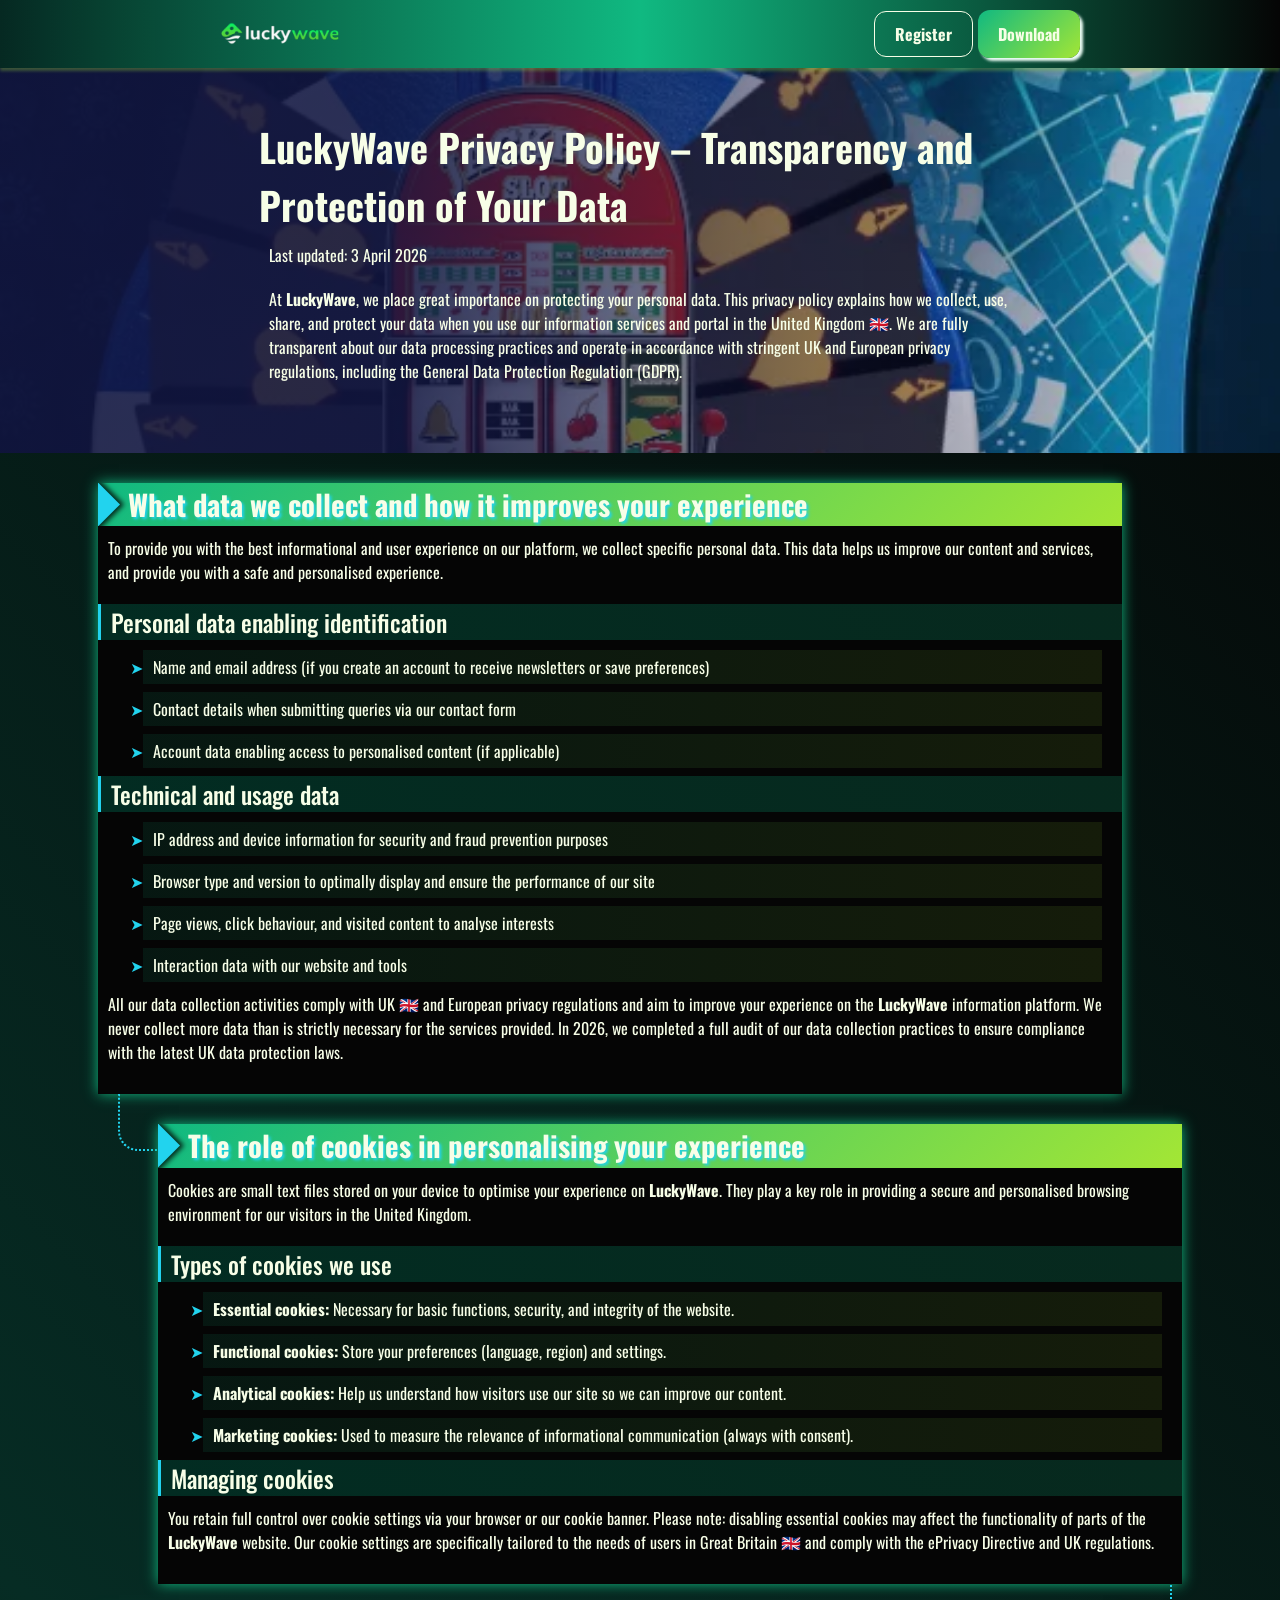
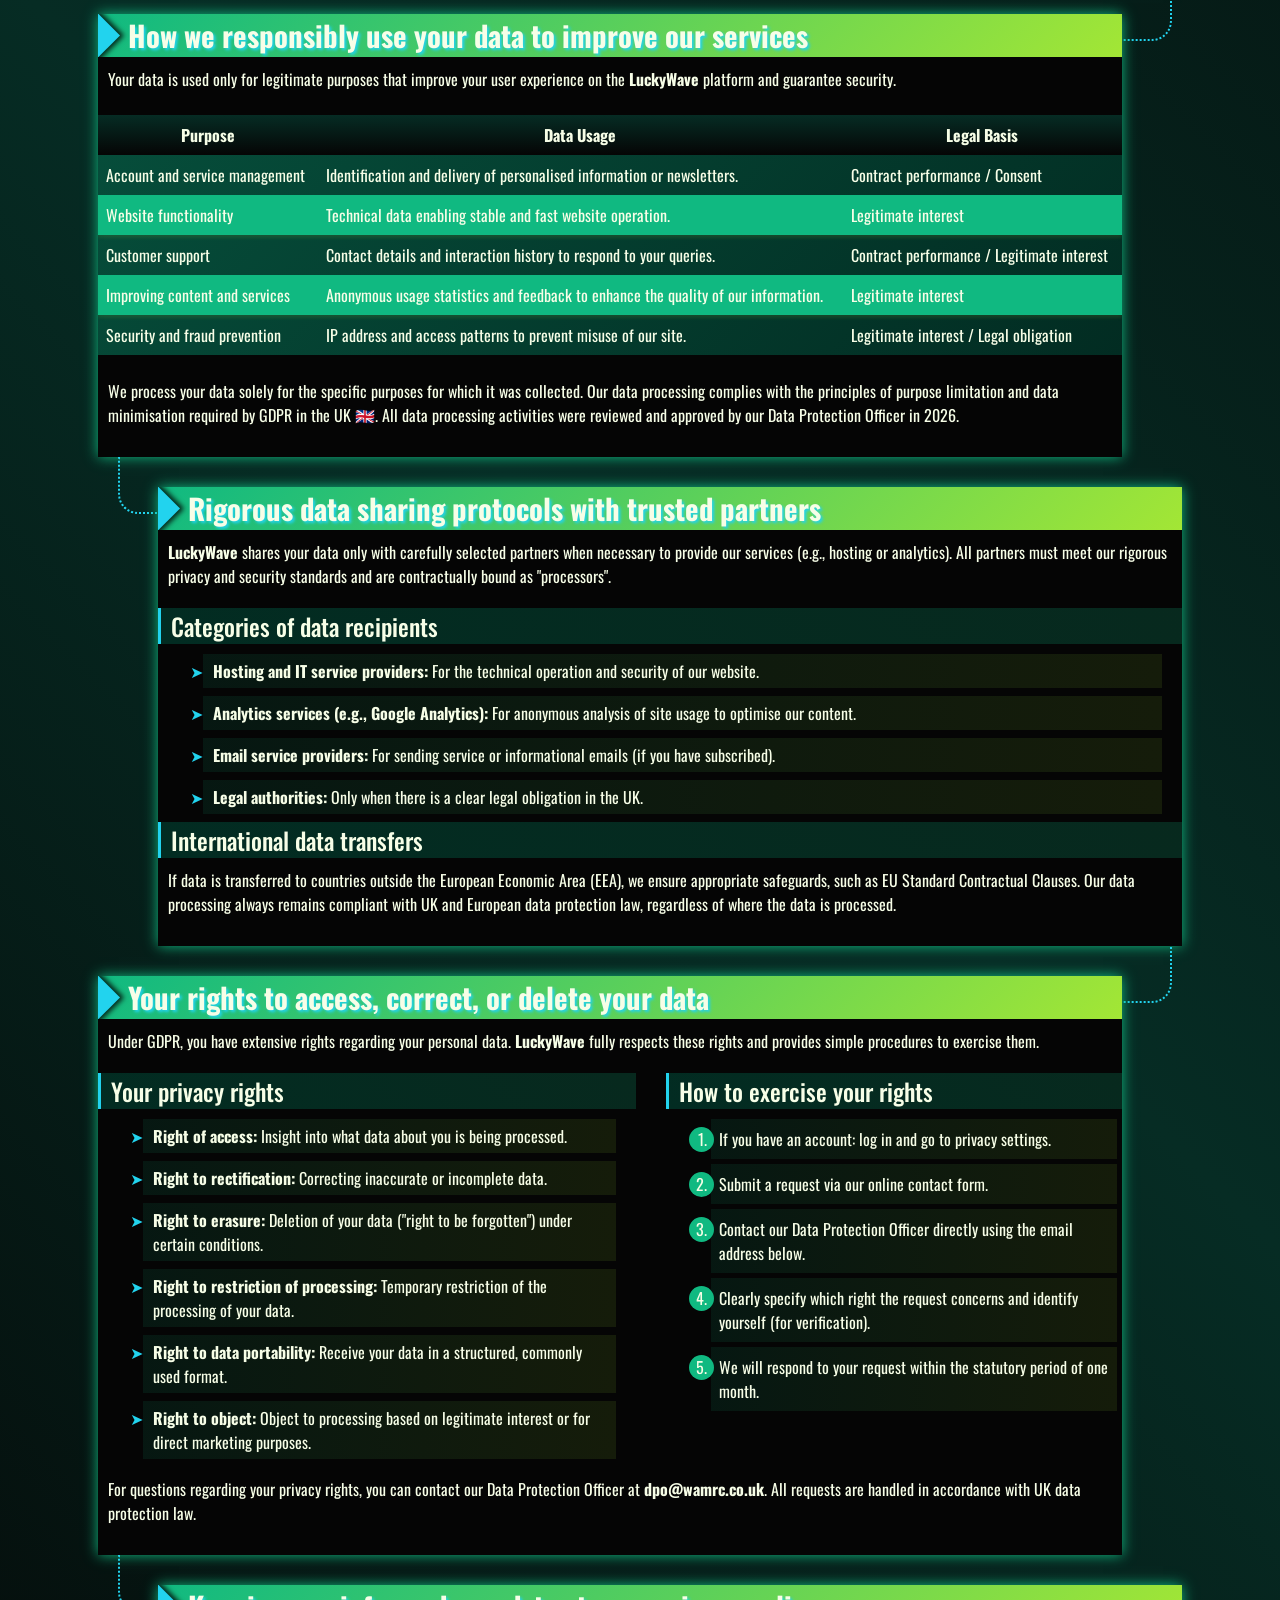
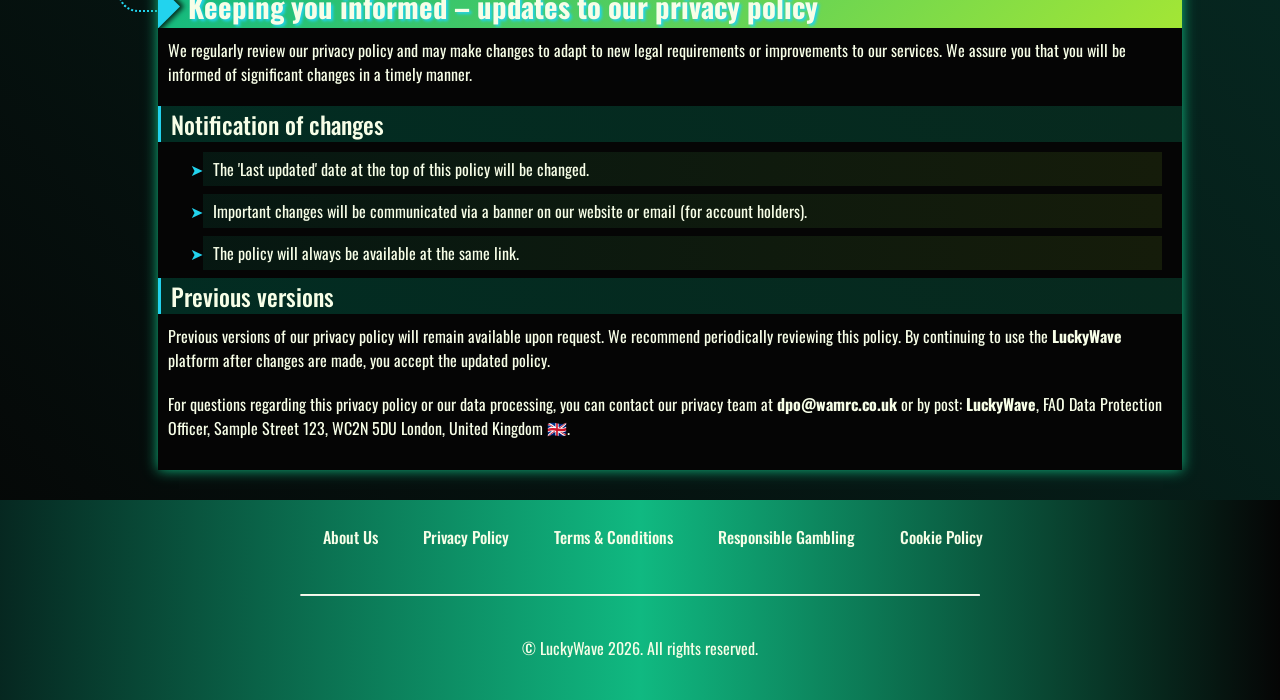
<file: privacy-policy/index.html>
<!DOCTYPE html>
<html lang="en">

<head>
    <meta charset="UTF-8">
    <meta name="viewport" content="width=device-width, initial-scale=1.0">
    <link rel="stylesheet" href="/style.css">
    <link rel="shortcut icon" href="/favicon.ico" type="image/x-icon">
    <title>LuckyWave – Privacy Policy - Transparency and Protection of Your Data</title>
    <meta name="description"
        content="LuckyWave guarantees full transparency in data processing. Learn how we safely collect, protect, and use your data for a safer and more personalised user experience.">
    <meta name="googlebot" content="index,follow,noarchive">

    <link rel="canonical" href="https://wamrc.co.uk/privacy-policy/">

    <meta property="og:type" content="website" />
    <meta property="og:title" content="LuckyWave – Privacy Policy - Transparency and Protection of Your Data" />
    <meta property="og:description" content="LuckyWave guarantees full transparency in data processing." />
    <meta property="og:url" content="https://wamrc.co.uk/privacy-policy/" />
    <meta property="og:site_name" content="LuckyWave" />
    <meta property="og:locale" content="en_GB" />

    <script type="application/ld+json">
    {
        "@context": "https://schema.org",
        "@type": "WebPage",
        "name": "LuckyWave Privacy Policy",
        "description": "LuckyWave privacy policy - transparent data protection for users.",
        "url": "https://wamrc.co.uk/privacy-policy/",
        "inLanguage": "en-GB"
    }
    </script>
</head>

<body>

    <header>
        <div class="logo">
            <a href="/"><img src="/img/logo.webp" alt="LuckyWave logo" width="140" height="70"></a>
        </div>

        <div class="header-btn">
            <a href="/play/" rel="nofollow" content="noindex" class="h-violet-btn">Register</a>
            <a href="/play/" rel="nofollow" content="noindex" class="h-accent-btn">Download</a>
        </div>
    </header>

    <main>
        <div class="promo">
            <div class="promo-l">
                <h1>LuckyWave Privacy Policy – Transparency and Protection of Your Data</h1>
                <p class="txt">
                    Last updated: 3 April 2026
                </p>
                <p class="txt">
                    At <strong>LuckyWave</strong>, we place great importance on protecting your personal data. This
                    privacy policy explains how we collect, use, share, and protect your data when you use our
                    information services and portal in the United Kingdom 🇬🇧. We are fully transparent about our data
                    processing practices and operate in accordance with stringent UK and European privacy regulations,
                    including the General Data Protection Regulation (GDPR).
                </p>
            </div>
        </div>

        <div class="wrapper">
            <div class="container">
                <div class="container__header">
                    <h2>What data we collect and how it improves your experience</h2>
                </div>
                <p class="txt">
                    To provide you with the best informational and user experience on our platform, we collect specific
                    personal data. This data helps us improve our content and services, and provide you with a safe and
                    personalised experience.
                </p>

                <h3>Personal data enabling identification</h3>
                <ul>
                    <li>Name and email address (if you create an account to receive newsletters or save preferences)
                    </li>
                    <li>Contact details when submitting queries via our contact form</li>
                    <li>Account data enabling access to personalised content (if applicable)</li>
                </ul>

                <h3>Technical and usage data</h3>
                <ul>
                    <li>IP address and device information for security and fraud prevention purposes</li>
                    <li>Browser type and version to optimally display and ensure the performance of our site</li>
                    <li>Page views, click behaviour, and visited content to analyse interests</li>
                    <li>Interaction data with our website and tools</li>
                </ul>

                <p class="txt">
                    All our data collection activities comply with UK 🇬🇧 and European privacy regulations and aim to
                    improve your experience on the <strong>LuckyWave</strong> information platform. We never collect
                    more data than is strictly necessary for the services provided. In 2026, we completed a full audit
                    of our data collection practices to ensure compliance with the latest UK data protection laws.
                </p>
            </div>

            <div class="container">
                <div class="container__header">
                    <h2>The role of cookies in personalising your experience</h2>
                </div>
                <p class="txt">
                    Cookies are small text files stored on your device to optimise your experience on
                    <strong>LuckyWave</strong>.
                    They play a key role in providing a secure and personalised browsing environment for our visitors
                    in the United Kingdom.
                </p>

                <h3>Types of cookies we use</h3>
                <ul>
                    <li><strong>Essential cookies:</strong> Necessary for basic functions, security, and integrity of
                        the website.</li>
                    <li><strong>Functional cookies:</strong> Store your preferences (language, region) and settings.
                    </li>
                    <li><strong>Analytical cookies:</strong> Help us understand how visitors use our site so we can
                        improve our content.</li>
                    <li><strong>Marketing cookies:</strong> Used to measure the relevance of informational communication
                        (always with consent).</li>
                </ul>

                <h3>Managing cookies</h3>
                <p class="txt">
                    You retain full control over cookie settings via your browser or our cookie banner. Please note:
                    disabling essential cookies may affect the functionality of parts of the <strong>LuckyWave</strong>
                    website. Our cookie settings are specifically tailored to the needs of users in Great Britain 🇬🇧
                    and comply with the ePrivacy Directive and UK regulations.
                </p>
            </div>

            <div class="container">
                <div class="container__header">
                    <h2>How we responsibly use your data to improve our services</h2>
                </div>
                <p class="txt">
                    Your data is used only for legitimate purposes that improve your user experience on the
                    <strong>LuckyWave</strong>
                    platform and guarantee security.
                </p>

                <div class="table-wrapper">
                    <table>
                        <thead>
                            <tr>
                                <th>Purpose</th>
                                <th>Data Usage</th>
                                <th>Legal Basis</th>
                            </tr>
                        </thead>
                        <tbody>
                            <tr>
                                <td>Account and service management</td>
                                <td>Identification and delivery of personalised information or newsletters.</td>
                                <td>Contract performance / Consent</td>
                            </tr>
                            <tr>
                                <td>Website functionality</td>
                                <td>Technical data enabling stable and fast website operation.</td>
                                <td>Legitimate interest</td>
                            </tr>
                            <tr>
                                <td>Customer support</td>
                                <td>Contact details and interaction history to respond to your queries.</td>
                                <td>Contract performance / Legitimate interest</td>
                            </tr>
                            <tr>
                                <td>Improving content and services</td>
                                <td>Anonymous usage statistics and feedback to enhance the quality of our information.
                                </td>
                                <td>Legitimate interest</td>
                            </tr>
                            <tr>
                                <td>Security and fraud prevention</td>
                                <td>IP address and access patterns to prevent misuse of our site.</td>
                                <td>Legitimate interest / Legal obligation</td>
                            </tr>
                        </tbody>
                    </table>
                </div>

                <p class="txt">
                    We process your data solely for the specific purposes for which it was collected. Our data
                    processing complies with the principles of purpose limitation and data minimisation required by GDPR
                    in the UK 🇬🇧. All data processing activities were reviewed and approved by our Data Protection
                    Officer in 2026.
                </p>
            </div>

            <div class="container">
                <div class="container__header">
                    <h2>Rigorous data sharing protocols with trusted partners</h2>
                </div>
                <p class="txt">
                    <strong>LuckyWave</strong> shares your data only with carefully selected partners when necessary
                    to provide our services (e.g., hosting or analytics). All partners must meet our rigorous privacy
                    and security standards and are contractually bound as "processors".
                </p>

                <h3>Categories of data recipients</h3>
                <ul>
                    <li><strong>Hosting and IT service providers:</strong> For the technical operation and security of
                        our website.</li>
                    <li><strong>Analytics services (e.g., Google Analytics):</strong> For anonymous analysis of site
                        usage to optimise our content.</li>
                    <li><strong>Email service providers:</strong> For sending service or informational emails (if you
                        have subscribed).</li>
                    <li><strong>Legal authorities:</strong> Only when there is a clear legal obligation in the UK.</li>
                </ul>

                <h3>International data transfers</h3>
                <p class="txt">
                    If data is transferred to countries outside the European Economic Area (EEA), we ensure appropriate
                    safeguards, such as EU Standard Contractual Clauses. Our data processing always remains compliant
                    with UK and European data protection law, regardless of where the data is processed.
                </p>
            </div>

            <div class="container">
                <div class="container__header">
                    <h2>Your rights to access, correct, or delete your data</h2>
                </div>
                <p class="txt">
                    Under GDPR, you have extensive rights regarding your personal data. <strong>LuckyWave</strong>
                    fully respects these rights and provides simple procedures to exercise them.
                </p>

                <div class="comparison-list">
                    <div>
                        <h3>Your privacy rights</h3>
                        <ul>
                            <li><strong>Right of access:</strong> Insight into what data about you is being processed.
                            </li>
                            <li><strong>Right to rectification:</strong> Correcting inaccurate or incomplete data.</li>
                            <li><strong>Right to erasure:</strong> Deletion of your data ("right to be forgotten") under
                                certain conditions.</li>
                            <li><strong>Right to restriction of processing:</strong> Temporary restriction of the
                                processing of your data.</li>
                            <li><strong>Right to data portability:</strong> Receive your data in a structured, commonly
                                used format.</li>
                            <li><strong>Right to object:</strong> Object to processing based on legitimate interest or
                                for direct marketing purposes.</li>
                        </ul>
                    </div>

                    <div>
                        <h3>How to exercise your rights</h3>
                        <ol>
                            <li>If you have an account: log in and go to privacy settings.</li>
                            <li>Submit a request via our online <a href="/contact/">contact form</a>.</li>
                            <li>Contact our Data Protection Officer directly using the email address below.</li>
                            <li>Clearly specify which right the request concerns and identify yourself (for
                                verification).</li>
                            <li>We will respond to your request within the statutory period of one month.</li>
                        </ol>
                    </div>
                </div>

                <p class="txt">
                    For questions regarding your privacy rights, you can contact our Data Protection Officer at
                    <strong>dpo@wamrc.co.uk</strong>. All requests are handled in accordance with UK data protection
                    law.
                </p>
            </div>

            <div class="container">
                <div class="container__header">
                    <h2>Keeping you informed – updates to our privacy policy</h2>
                </div>
                <p class="txt">
                    We regularly review our privacy policy and may make changes to adapt to new legal requirements or
                    improvements to our services. We assure you that you will be informed of significant changes in a
                    timely manner.
                </p>

                <h3>Notification of changes</h3>
                <ul>
                    <li>The 'Last updated' date at the top of this policy will be changed.</li>
                    <li>Important changes will be communicated via a banner on our website or email (for account
                        holders).</li>
                    <li>The policy will always be available at the same link.</li>
                </ul>

                <h3>Previous versions</h3>
                <p class="txt">
                    Previous versions of our privacy policy will remain available upon request. We recommend
                    periodically reviewing this policy. By continuing to use the <strong>LuckyWave</strong> platform
                    after changes are made, you accept the updated policy.
                </p>

                <p class="txt">
                    For questions regarding this privacy policy or our data processing, you can contact our privacy team
                    at <strong>dpo@wamrc.co.uk</strong> or by post: <strong>LuckyWave</strong>, FAO Data Protection
                    Officer,
                    Sample Street 123, WC2N 5DU London, United Kingdom 🇬🇧.
                </p>
            </div>
        </div>
    </main>

    <footer>
        <ul class="f-nav">
            <li>
                <a href="/about-us/">About Us</a>
            </li>
            <li>
                <a href="/privacy-policy/">Privacy Policy</a>
            </li>
            <li>
                <a href="/terms-and-conditions/">Terms & Conditions</a>
            </li>
            <li>
                <a href="/responsible-gambling/">Responsible Gambling</a>
            </li>
            <li>
                <a href="/cookie-policy/">Cookie Policy</a>
            </li>
        </ul>

        <hr>

        <p class="txt">
            © LuckyWave 2026. All rights reserved.
        </p>
    </footer>
</body>

</html>
</file>
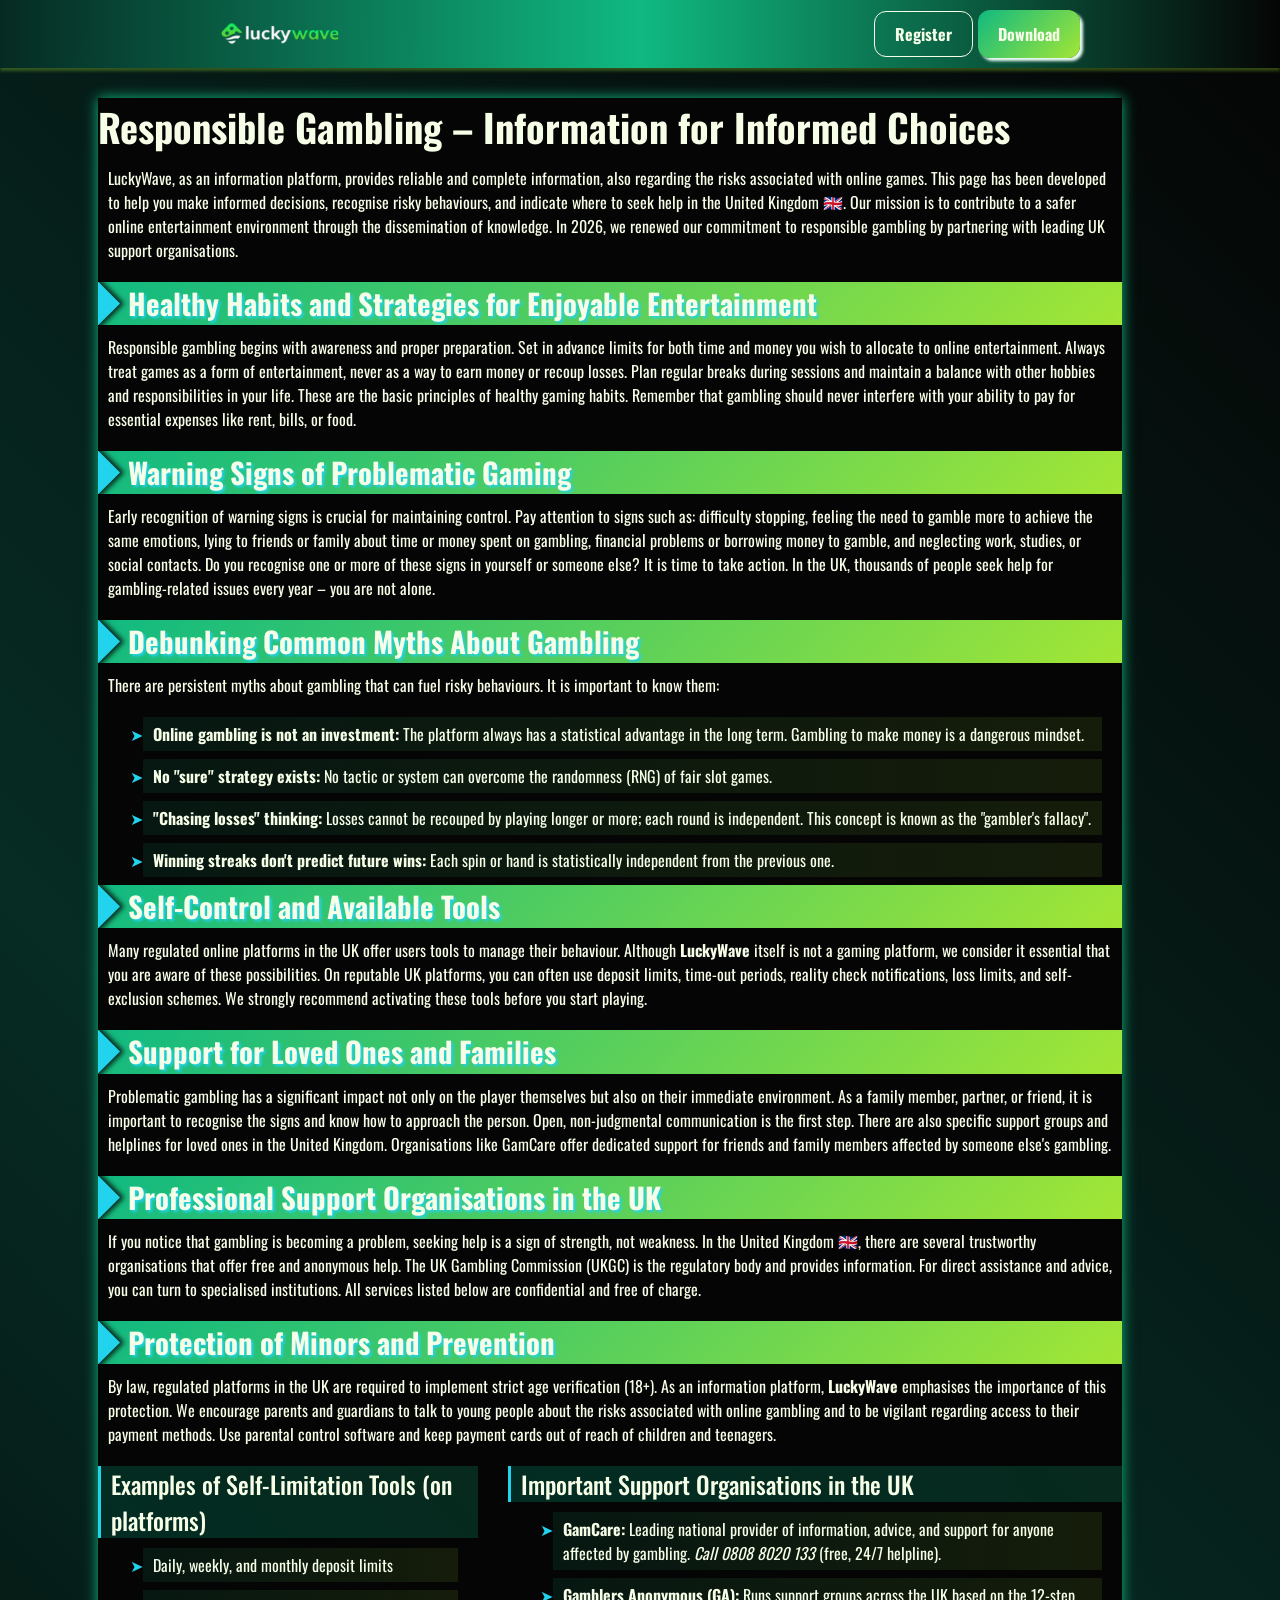
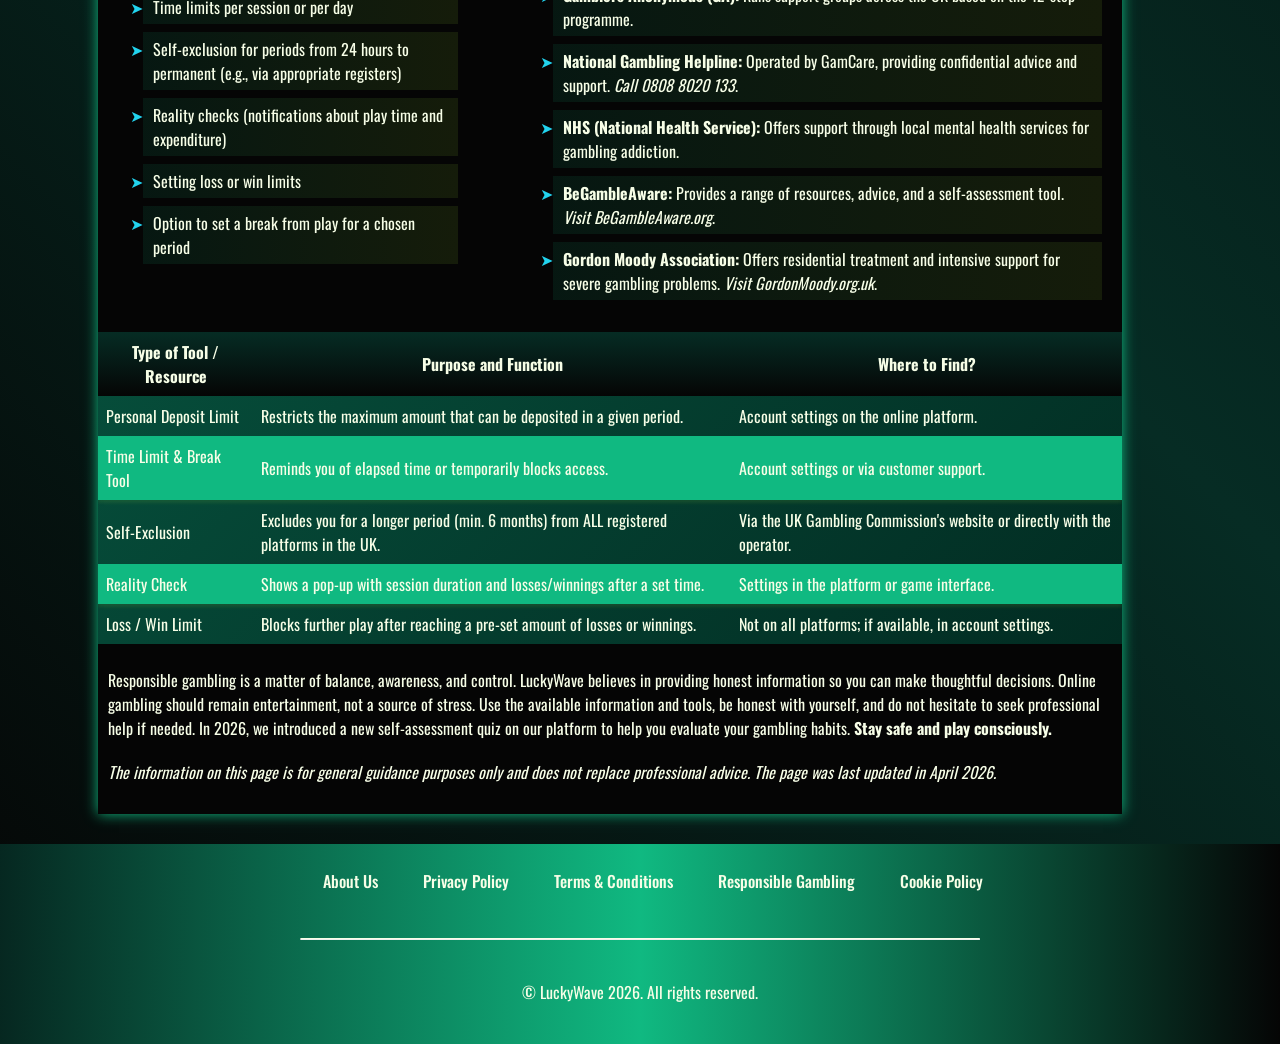
<file: responsible-gambling/index.html>
<!DOCTYPE html>
<html lang="en">

<head>
    <meta charset="UTF-8">
    <meta name="viewport" content="width=device-width, initial-scale=1.0">
    <link rel="stylesheet" href="/style.css">
    <link rel="shortcut icon" href="/favicon.ico" type="image/x-icon">
    <title>Responsible Gambling – Information and Support via LuckyWave</title>
    <meta name="description"
        content="LuckyWave provides information on responsible gambling. Learn to recognise risky behaviours, find self-control tools, and discover professional support organisations for safe and conscious enjoyment of online entertainment.">
    <meta name="googlebot" content="index,follow,noarchive">

    <link rel="canonical" href="https://wamrc.co.uk/responsible-gambling/">

    <meta property="og:type" content="website" />
    <meta property="og:title" content="Responsible Gambling – Information and Support via LuckyWave" />
    <meta property="og:description"
        content="LuckyWave provides information on responsible gambling. Learn to recognise risky behaviours and find effective self-control tools." />
    <meta property="og:url" content="https://wamrc.co.uk/responsible-gambling/" />
    <meta property="og:site_name" content="LuckyWave" />
    <meta property="og:locale" content="en_GB" />

    <meta name="twitter:card" content="summary" />
    <meta name="twitter:title" content="Responsible Gambling – Information from LuckyWave" />
    <meta name="twitter:description"
        content="Strategies and tools for healthy and conscious enjoyment of online entertainment, developed by LuckyWave." />
</head>

<body>

    <header>
        <div class="logo">
            <a href="/"><img src="/img/logo.webp" alt="LuckyWave logo" width="140" height="70"></a>
        </div>

        <div class="header-btn">
            <a href="/play/" rel="nofollow" content="noindex" class="h-violet-btn">Register</a>
            <a href="/play/" rel="nofollow" content="noindex" class="h-accent-btn">Download</a>
        </div>
    </header>

    <main>
        <div class="wrapper">
            <div class="container">
                <h1>Responsible Gambling – Information for Informed Choices</h1>
                <p class="txt">
                    LuckyWave, as an information platform, provides reliable and complete information, also regarding
                    the risks associated with online games. This page has been developed to help you make informed
                    decisions, recognise risky behaviours, and indicate where to seek help in the United Kingdom 🇬🇧.
                    Our mission is to contribute to a safer online entertainment environment through the dissemination
                    of knowledge. In 2026, we renewed our commitment to responsible gambling by partnering with leading
                    UK support organisations.
                </p>

                <div class="container__header">
                    <h2>Healthy Habits and Strategies for Enjoyable Entertainment</h2>
                </div>
                <p class="txt">
                    Responsible gambling begins with awareness and proper preparation. Set in advance limits for both
                    time and money you wish to allocate to online entertainment. Always treat games as a form of
                    entertainment, never as a way to earn money or recoup losses. Plan regular breaks during sessions
                    and maintain a balance with other hobbies and responsibilities in your life. These are the basic
                    principles of healthy gaming habits. Remember that gambling should never interfere with your
                    ability to pay for essential expenses like rent, bills, or food.
                </p>

                <div class="container__header">
                    <h2>Warning Signs of Problematic Gaming</h2>
                </div>
                <p class="txt">
                    Early recognition of warning signs is crucial for maintaining control. Pay attention to signs such
                    as: difficulty stopping, feeling the need to gamble more to achieve the same emotions, lying to
                    friends or family about time or money spent on gambling, financial problems or borrowing money to
                    gamble, and neglecting work, studies, or social contacts. Do you recognise one or more of these
                    signs in yourself or someone else? It is time to take action. In the UK, thousands of people seek
                    help for gambling-related issues every year – you are not alone.
                </p>

                <div class="container__header">
                    <h2>Debunking Common Myths About Gambling</h2>
                </div>
                <p class="txt">
                    There are persistent myths about gambling that can fuel risky behaviours. It is important to know
                    them:
                <ul>
                    <li><strong>Online gambling is not an investment:</strong> The platform always has a statistical
                        advantage in the long term. Gambling to make money is a dangerous mindset.</li>
                    <li><strong>No "sure" strategy exists:</strong> No tactic or system can overcome the randomness
                        (RNG) of fair slot games.</li>
                    <li><strong>"Chasing losses" thinking:</strong> Losses cannot be recouped by playing longer or more;
                        each round is independent. This concept is known as the "gambler's fallacy".</li>
                    <li><strong>Winning streaks don't predict future wins:</strong> Each spin or hand is statistically
                        independent from the previous one.</li>
                </ul>
                </p>

                <div class="container__header">
                    <h2>Self-Control and Available Tools</h2>
                </div>
                <p class="txt">
                    Many regulated online platforms in the UK offer users tools to manage their behaviour. Although
                    <strong>LuckyWave</strong> itself is not a gaming platform, we consider it essential that you are
                    aware of these possibilities. On reputable UK platforms, you can often use deposit limits, time-out
                    periods, reality check notifications, loss limits, and self-exclusion schemes. We strongly recommend
                    activating these tools before you start playing.
                </p>

                <div class="container__header">
                    <h2>Support for Loved Ones and Families</h2>
                </div>
                <p class="txt">
                    Problematic gambling has a significant impact not only on the player themselves but also on their
                    immediate environment. As a family member, partner, or friend, it is important to recognise the
                    signs and know how to approach the person. Open, non-judgmental communication is the first step.
                    There are also specific support groups and helplines for loved ones in the United Kingdom.
                    Organisations like GamCare offer dedicated support for friends and family members affected by
                    someone else's gambling.
                </p>

                <div class="container__header">
                    <h2>Professional Support Organisations in the UK</h2>
                </div>
                <p class="txt">
                    If you notice that gambling is becoming a problem, seeking help is a sign of strength, not weakness.
                    In the United Kingdom 🇬🇧, there are several trustworthy organisations that offer free and
                    anonymous help. The UK Gambling Commission (UKGC) is the regulatory body and provides information.
                    For direct assistance and advice, you can turn to specialised institutions. All services listed
                    below are confidential and free of charge.
                </p>

                <div class="container__header">
                    <h2>Protection of Minors and Prevention</h2>
                </div>
                <p class="txt">
                    By law, regulated platforms in the UK are required to implement strict age verification (18+). As an
                    information platform, <strong>LuckyWave</strong> emphasises the importance of this protection. We
                    encourage parents and guardians to talk to young people about the risks associated with online
                    gambling and to be vigilant regarding access to their payment methods. Use parental control
                    software and keep payment cards out of reach of children and teenagers.
                </p>

                <div class="comparison-list">
                    <div>
                        <h3>Examples of Self-Limitation Tools (on platforms)</h3>
                        <ul>
                            <li>Daily, weekly, and monthly deposit limits</li>
                            <li>Time limits per session or per day</li>
                            <li>Self-exclusion for periods from 24 hours to permanent (e.g., via appropriate registers)
                            </li>
                            <li>Reality checks (notifications about play time and expenditure)</li>
                            <li>Setting loss or win limits</li>
                            <li>Option to set a break from play for a chosen period</li>
                        </ul>
                    </div>

                    <div>
                        <h3>Important Support Organisations in the UK</h3>
                        <ul>
                            <li><strong>GamCare:</strong> Leading national provider of information, advice, and support
                                for anyone affected by gambling.
                                <em>Call 0808 8020 133</em> (free, 24/7 helpline).
                            </li>
                            <li><strong>Gamblers Anonymous (GA):</strong> Runs support groups across the UK based on the
                                12-step programme.</li>
                            <li><strong>National Gambling Helpline:</strong> Operated by GamCare, providing confidential
                                advice and support.
                                <em>Call 0808 8020 133</em>.
                            </li>
                            <li><strong>NHS (National Health Service):</strong> Offers support through local mental
                                health services for gambling addiction.</li>
                            <li><strong>BeGambleAware:</strong> Provides a range of resources, advice, and a
                                self-assessment tool.
                                <em>Visit BeGambleAware.org</em>.
                            </li>
                            <li><strong>Gordon Moody Association:</strong> Offers residential treatment and intensive
                                support for severe gambling problems.
                                <em>Visit GordonMoody.org.uk</em>.
                            </li>
                        </ul>
                    </div>
                </div>

                <div class="table-wrapper">
                    <table>
                        <thead>
                            <tr>
                                <th>Type of Tool / Resource</th>
                                <th>Purpose and Function</th>
                                <th>Where to Find?</th>
                            </tr>
                        </thead>
                        <tbody>
                            <tr>
                                <td>Personal Deposit Limit</td>
                                <td>Restricts the maximum amount that can be deposited in a given period.</td>
                                <td>Account settings on the online platform.</td>
                            </tr>
                            <tr>
                                <td>Time Limit & Break Tool</td>
                                <td>Reminds you of elapsed time or temporarily blocks access.</td>
                                <td>Account settings or via customer support.</td>
                            </tr>
                            <tr>
                                <td>Self-Exclusion</td>
                                <td>Excludes you for a longer period (min. 6 months) from ALL registered platforms in
                                    the UK.</td>
                                <td>Via the UK Gambling Commission's website or directly with the operator.</td>
                            </tr>
                            <tr>
                                <td>Reality Check</td>
                                <td>Shows a pop-up with session duration and losses/winnings after a set time.</td>
                                <td>Settings in the platform or game interface.</td>
                            </tr>
                            <tr>
                                <td>Loss / Win Limit</td>
                                <td>Blocks further play after reaching a pre-set amount of losses or winnings.</td>
                                <td>Not on all platforms; if available, in account settings.</td>
                            </tr>
                        </tbody>
                    </table>
                </div>

                <p class="txt">
                    Responsible gambling is a matter of balance, awareness, and control. LuckyWave believes in
                    providing honest information so you can make thoughtful decisions. Online gambling should remain
                    entertainment, not a source of stress. Use the available information and tools, be honest with
                    yourself, and do not hesitate to seek professional help if needed. In 2026, we introduced a new
                    self-assessment quiz on our platform to help you evaluate your gambling habits.
                    <strong>Stay safe and play consciously.</strong>
                </p>
                <p class="txt"><em>The information on this page is for general guidance purposes only and does not
                        replace professional advice. The page was last updated in April 2026.</em></p>
            </div>
        </div>
    </main>

    <footer>
        <ul class="f-nav">
            <li>
                <a href="/about-us/">About Us</a>
            </li>
            <li>
                <a href="/privacy-policy/">Privacy Policy</a>
            </li>
            <li>
                <a href="/terms-and-conditions/">Terms & Conditions</a>
            </li>
            <li>
                <a href="/responsible-gambling/">Responsible Gambling</a>
            </li>
            <li>
                <a href="/cookie-policy/">Cookie Policy</a>
            </li>
        </ul>

        <hr>

        <p class="txt">
            © LuckyWave 2026. All rights reserved.
        </p>
    </footer>
</body>

</html>
</file>
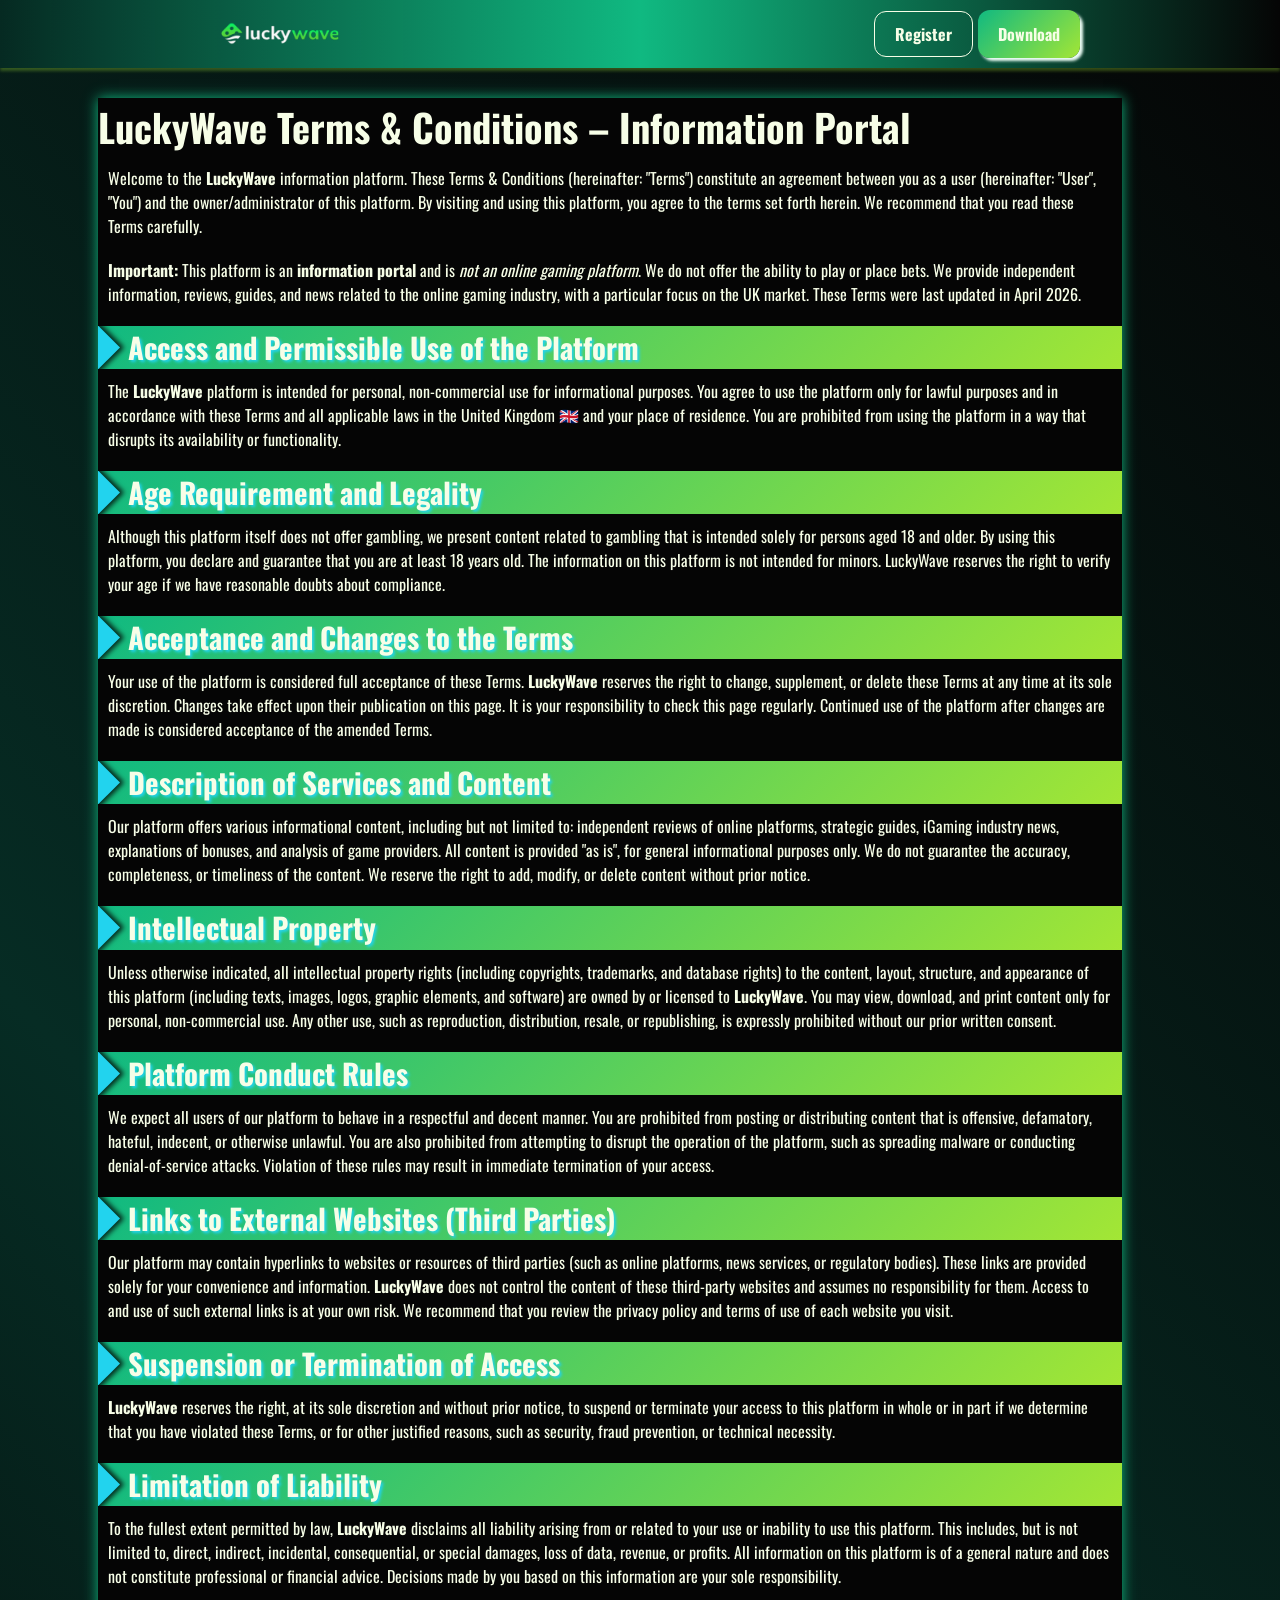
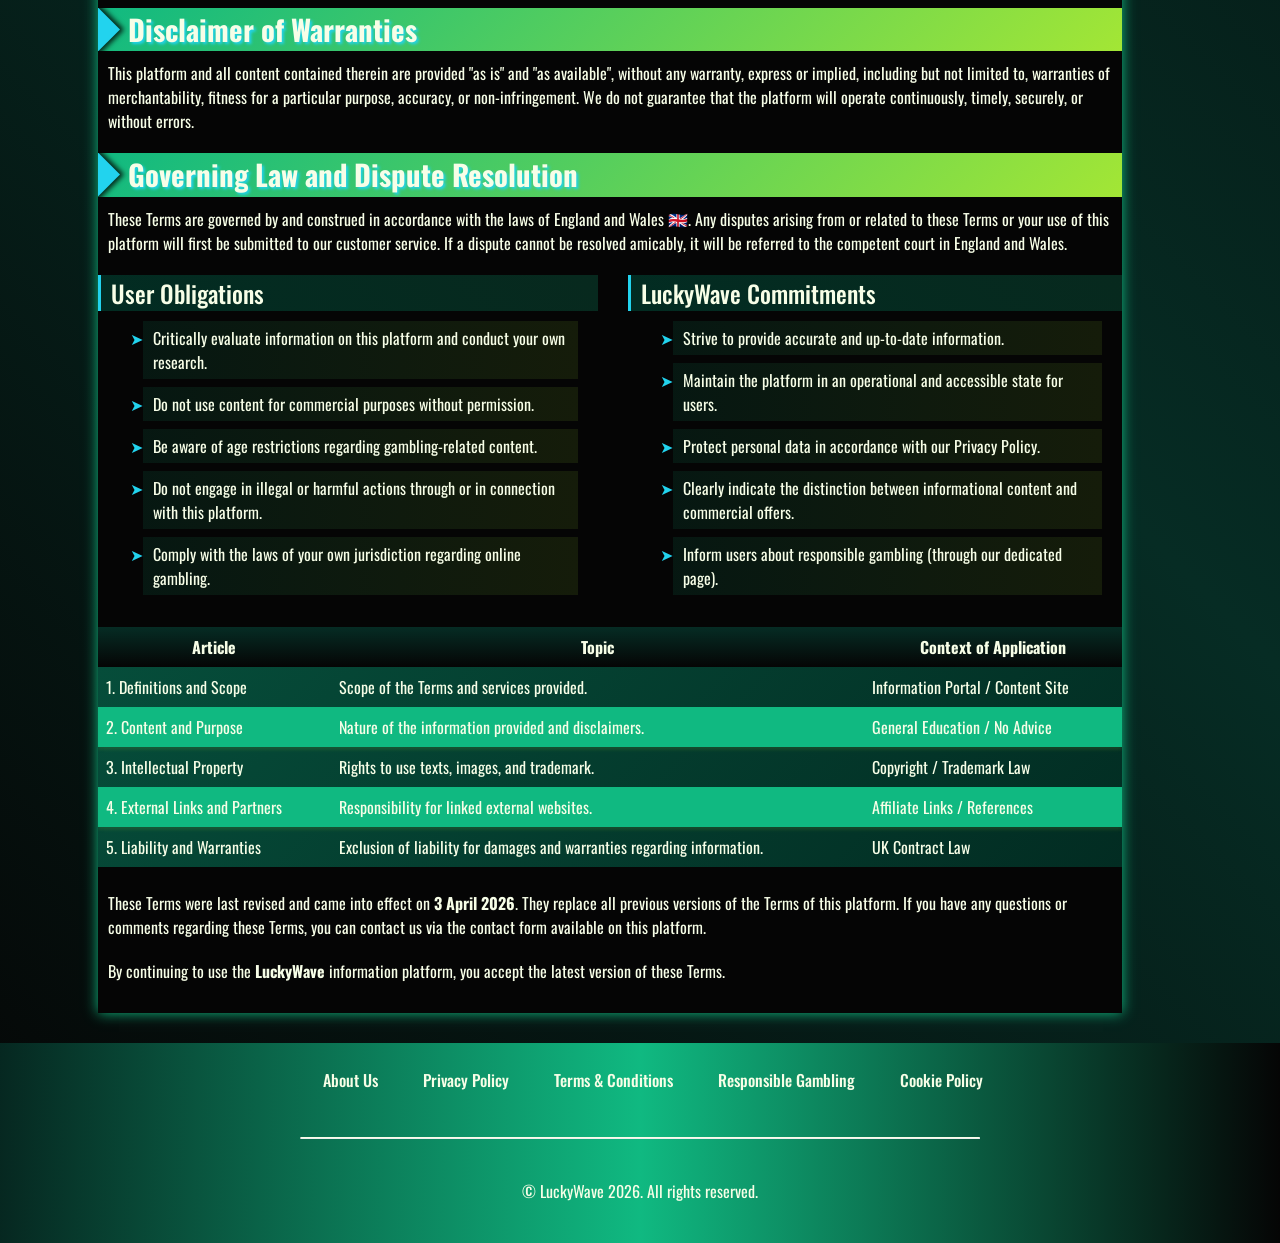
<file: terms-and-conditions/index.html>
<!DOCTYPE html>
<html lang="en">

<head>
    <meta charset="UTF-8">
    <meta name="viewport" content="width=device-width, initial-scale=1.0">
    <link rel="stylesheet" href="/style.css">
    <link rel="shortcut icon" href="/favicon.ico" type="image/x-icon">
    <title>Terms & Conditions – LuckyWave Information Platform</title>
    <meta name="description"
        content="By using the LuckyWave platform, you accept these Terms & Conditions, which define our services, describe your rights, and promote responsible use of our information.">
    <meta name="googlebot" content="index,follow,noarchive">

    <link rel="canonical" href="https://wamrc.co.uk/terms-and-conditions/">

    <meta property="og:type" content="website" />
    <meta property="og:title" content="Terms & Conditions – LuckyWave Information Platform" />
    <meta property="og:description"
        content="Review the Terms & Conditions of the LuckyWave information platform for a clear understanding of the scope of services provided." />
    <meta property="og:url" content="https://wamrc.co.uk/terms-and-conditions/" />
    <meta property="og:site_name" content="LuckyWave" />
    <meta property="og:locale" content="en_GB" />

    <meta name="twitter:card" content="summary" />
    <meta name="twitter:title" content="Terms & Conditions - LuckyWave" />
    <meta name="twitter:description" content="Official terms of use for the LuckyWave information portal." />
</head>

<body>

    <header>
        <div class="logo">
            <a href="/"><img src="/img/logo.webp" alt="LuckyWave logo" width="140" height="70"></a>
        </div>

        <div class="header-btn">
            <a href="/play/" rel="nofollow" content="noindex" class="h-violet-btn">Register</a>
            <a href="/play/" rel="nofollow" content="noindex" class="h-accent-btn">Download</a>
        </div>
    </header>

    <main>
        <div class="wrapper">
            <div class="container">
                <h1>LuckyWave Terms & Conditions – Information Portal</h1>
                <p class="txt">
                    Welcome to the <strong>LuckyWave</strong> information platform. These Terms & Conditions
                    (hereinafter: "Terms") constitute an agreement between you as a user (hereinafter: "User", "You")
                    and the owner/administrator of this platform. By visiting and using this platform, you agree to the
                    terms set forth herein. We recommend that you read these Terms carefully.
                </p>
                <p class="txt">
                    <strong>Important:</strong> This platform is an <strong>information portal</strong> and is <em>not
                        an online gaming platform</em>. We do not offer the ability to play or place bets. We provide
                    independent information, reviews, guides, and news related to the online gaming industry, with a
                    particular focus on the UK market. These Terms were last updated in April 2026.
                </p>

                <div class="container__header">
                    <h2>Access and Permissible Use of the Platform</h2>
                </div>
                <p class="txt">
                    The <strong>LuckyWave</strong> platform is intended for personal, non-commercial use for
                    informational purposes. You agree to use the platform only for lawful purposes and in accordance
                    with these Terms and all applicable laws in the United Kingdom 🇬🇧 and your place of residence. You
                    are prohibited from using the platform in a way that disrupts its availability or functionality.
                </p>

                <div class="container__header">
                    <h2>Age Requirement and Legality</h2>
                </div>
                <p class="txt">
                    Although this platform itself does not offer gambling, we present content related to gambling that
                    is intended solely for persons aged 18 and older. By using this platform, you declare and guarantee
                    that you are at least 18 years old. The information on this platform is not intended for minors.
                    LuckyWave reserves the right to verify your age if we have reasonable doubts about compliance.
                </p>

                <div class="container__header">
                    <h2>Acceptance and Changes to the Terms</h2>
                </div>
                <p class="txt">
                    Your use of the platform is considered full acceptance of these Terms. <strong>LuckyWave</strong>
                    reserves the right to change, supplement, or delete these Terms at any time at its sole discretion.
                    Changes take effect upon their publication on this page. It is your responsibility to check this
                    page regularly. Continued use of the platform after changes are made is considered acceptance of
                    the amended Terms.
                </p>

                <div class="container__header">
                    <h2>Description of Services and Content</h2>
                </div>
                <p class="txt">
                    Our platform offers various informational content, including but not limited to: independent reviews
                    of online platforms, strategic guides, iGaming industry news, explanations of bonuses, and analysis
                    of game providers. All content is provided "as is", for general informational purposes only. We do
                    not guarantee the accuracy, completeness, or timeliness of the content. We reserve the right to add,
                    modify, or delete content without prior notice.
                </p>

                <div class="container__header">
                    <h2>Intellectual Property</h2>
                </div>
                <p class="txt">
                    Unless otherwise indicated, all intellectual property rights (including copyrights, trademarks, and
                    database rights) to the content, layout, structure, and appearance of this platform (including
                    texts, images, logos, graphic elements, and software) are owned by or licensed to
                    <strong>LuckyWave</strong>.
                    You may view, download, and print content only for personal, non-commercial use. Any other use,
                    such as reproduction, distribution, resale, or republishing, is expressly prohibited without our
                    prior written consent.
                </p>

                <div class="container__header">
                    <h2>Platform Conduct Rules</h2>
                </div>
                <p class="txt">
                    We expect all users of our platform to behave in a respectful and decent manner. You are prohibited
                    from posting or distributing content that is offensive, defamatory, hateful, indecent, or otherwise
                    unlawful. You are also prohibited from attempting to disrupt the operation of the platform, such as
                    spreading malware or conducting denial-of-service attacks. Violation of these rules may result in
                    immediate termination of your access.
                </p>

                <div class="container__header">
                    <h2>Links to External Websites (Third Parties)</h2>
                </div>
                <p class="txt">
                    Our platform may contain hyperlinks to websites or resources of third parties (such as online
                    platforms, news services, or regulatory bodies). These links are provided solely for your
                    convenience and information. <strong>LuckyWave</strong> does not control the content of these
                    third-party websites and assumes no responsibility for them. Access to and use of such external
                    links is at your own risk. We recommend that you review the privacy policy and terms of use of each
                    website you visit.
                </p>

                <div class="container__header">
                    <h2>Suspension or Termination of Access</h2>
                </div>
                <p class="txt">
                    <strong>LuckyWave</strong> reserves the right, at its sole discretion and without prior notice, to
                    suspend or terminate your access to this platform in whole or in part if we determine that you have
                    violated these Terms, or for other justified reasons, such as security, fraud prevention, or
                    technical necessity.
                </p>

                <div class="container__header">
                    <h2>Limitation of Liability</h2>
                </div>
                <p class="txt">
                    To the fullest extent permitted by law, <strong>LuckyWave</strong> disclaims all liability arising
                    from or related to your use or inability to use this platform. This includes, but is not limited to,
                    direct, indirect, incidental, consequential, or special damages, loss of data, revenue, or profits.
                    All information on this platform is of a general nature and does not constitute professional or
                    financial advice. Decisions made by you based on this information are your sole responsibility.
                </p>

                <div class="container__header">
                    <h2>Disclaimer of Warranties</h2>
                </div>
                <p class="txt">
                    This platform and all content contained therein are provided "as is" and "as available", without any
                    warranty, express or implied, including but not limited to, warranties of merchantability, fitness
                    for a particular purpose, accuracy, or non-infringement. We do not guarantee that the platform will
                    operate continuously, timely, securely, or without errors.
                </p>

                <div class="container__header">
                    <h2>Governing Law and Dispute Resolution</h2>
                </div>
                <p class="txt">
                    These Terms are governed by and construed in accordance with the laws of England and Wales 🇬🇧. Any
                    disputes arising from or related to these Terms or your use of this platform will first be submitted
                    to our customer service. If a dispute cannot be resolved amicably, it will be referred to the
                    competent court in England and Wales.
                </p>

                <div class="comparison-list">
                    <div>
                        <h3>User Obligations</h3>
                        <ul>
                            <li>Critically evaluate information on this platform and conduct your own research.</li>
                            <li>Do not use content for commercial purposes without permission.</li>
                            <li>Be aware of age restrictions regarding gambling-related content.</li>
                            <li>Do not engage in illegal or harmful actions through or in connection with this platform.
                            </li>
                            <li>Comply with the laws of your own jurisdiction regarding online gambling.</li>
                        </ul>
                    </div>

                    <div>
                        <h3>LuckyWave Commitments</h3>
                        <ul>
                            <li>Strive to provide accurate and up-to-date information.</li>
                            <li>Maintain the platform in an operational and accessible state for users.</li>
                            <li>Protect personal data in accordance with our Privacy Policy.</li>
                            <li>Clearly indicate the distinction between informational content and commercial offers.
                            </li>
                            <li>Inform users about responsible gambling (through our dedicated page).</li>
                        </ul>
                    </div>
                </div>

                <div class="table-wrapper">
                    <table>
                        <thead>
                            <tr>
                                <th>Article</th>
                                <th>Topic</th>
                                <th>Context of Application</th>
                            </tr>
                        </thead>
                        <tbody>
                            <tr>
                                <td>1. Definitions and Scope</td>
                                <td>Scope of the Terms and services provided.</td>
                                <td>Information Portal / Content Site</td>
                            </tr>
                            <tr>
                                <td>2. Content and Purpose</td>
                                <td>Nature of the information provided and disclaimers.</td>
                                <td>General Education / No Advice</td>
                            </tr>
                            <tr>
                                <td>3. Intellectual Property</td>
                                <td>Rights to use texts, images, and trademark.</td>
                                <td>Copyright / Trademark Law</td>
                            </tr>
                            <tr>
                                <td>4. External Links and Partners</td>
                                <td>Responsibility for linked external websites.</td>
                                <td>Affiliate Links / References</td>
                            </tr>
                            <tr>
                                <td>5. Liability and Warranties</td>
                                <td>Exclusion of liability for damages and warranties regarding information.</td>
                                <td>UK Contract Law</td>
                            </tr>
                        </tbody>
                    </table>
                </div>

                <p class="txt">
                    These Terms were last revised and came into effect on <strong>3 April 2026</strong>. They replace
                    all previous versions of the Terms of this platform. If you have any questions or comments regarding
                    these Terms, you can contact us via the contact form available on this platform.
                </p>
                <p class="txt">
                    By continuing to use the <strong>LuckyWave</strong> information platform, you accept the latest
                    version of these Terms.
                </p>
            </div>
        </div>
    </main>

    <footer>
        <ul class="f-nav">
            <li>
                <a href="/about-us/">About Us</a>
            </li>
            <li>
                <a href="/privacy-policy/">Privacy Policy</a>
            </li>
            <li>
                <a href="/terms-and-conditions/">Terms & Conditions</a>
            </li>
            <li>
                <a href="/responsible-gambling/">Responsible Gambling</a>
            </li>
            <li>
                <a href="/cookie-policy/">Cookie Policy</a>
            </li>
        </ul>

        <hr>

        <p class="txt">
            © LuckyWave 2026. All rights reserved.
        </p>
    </footer>
</body>

</html>
</file>
<file: style.css>
@font-face {
	font-family: Oswald;
	src: url('./font/Oswald-Regular.ttf') format('truetype');
	font-weight: 400;
	font-style: normal;
}
@font-face {
	font-family: Oswald;
	src: url('./font/Oswald-Medium.ttf') format('truetype');
	font-weight: 500;
	font-style: normal;
}
@font-face {
	font-family: Oswald;
	src: url('./font/Oswald-Bold.ttf') format('truetype');
	font-weight: 700;
	font-style: normal;
}

@font-face {
	font-family: Inter;
	src: url('./font/Inter_18pt-Regular.ttf') format('truetype');
	font-weight: 400;
	font-style: normal;
}
@font-face {
	font-family: Inter;
	src: url('./font/Inter_18pt-Medium.ttf') format('truetype');
	font-weight: 500;
	font-style: normal;
}
@font-face {
	font-family: Inter;
	src: url('./font/Inter_18pt-Bold.ttf') format('truetype');
	font-weight: 700;
	font-style: normal;
}

:root {
	interpolate-size: allow-keywords;

	--background: linear-gradient(45deg, #050505 0%, #062c24 45%, #050505 100%);
	--header: linear-gradient(90deg, rgba(6, 44, 36, 0.88), #10b981, #050505);

	/* Акцентні кнопки: від смарагду до неонового лайма */
	--btn-accent: linear-gradient(135deg, #10b981, #a3e635);
	--btn-inherit: #f7fee7; /* Світло-лимонний відтінок */

	--accent: linear-gradient(135deg, #059669, #10b981);
	--sub-title: linear-gradient(-135deg, rgba(16, 185, 129, 0.2), #022c22);

	--gift: #ecfdf5;
	--gift-bg: rgba(163, 230, 53, 0.1);
	--gift-btn: linear-gradient(135deg, #064e3b, #022c22);

	--border-radius: 12px;
	--container: #050505;
	--table: linear-gradient(180deg, #062c24, #050505);

	--minus: #22d3ee; /* Залишив краплю блакитного для контрасту */
	--shadow: rgba(163, 230, 53, 0.3);
	--second-shadow: #10b981;
	--text-shadow: #a3e635;
	--list-bg: linear-gradient(90deg, rgba(16, 185, 129, 0.1), rgba(163, 230, 53, 0.1));
}

* {
	margin: 0;
	padding: 0;
	box-sizing: border-box;
	scroll-behavior: smooth;
	text-overflow: clip;
}

ul {
	list-style: '➤';
	margin-left: 25px;
}

ul li,
ol li {
	position: relative;
	z-index: 1;
	background: var(--list-bg);
}

ul li {
	padding: 5px 10px;
	margin: 8px 20px;
}

ul li::marker {
	color: var(--minus);
}

ol li {
	padding: 8px;
	margin: 5px 5px 5px 45px;
}

ol li::before {
	content: '';
	position: absolute;
	top: 8px;
	left: -22px;
	width: 25px;
	height: 25px;
	border-radius: 50%;
	background-color: var(--second-shadow);
	z-index: -1;
}

ol {
	list-style-position: outside;
}

a {
	text-decoration: none;
	color: inherit;
}

img,
video {
	width: 80%;
	height: auto;
	display: block;
	border-radius: var(--border-radius);
}

button {
	all: unset;
	cursor: pointer;
	box-sizing: border-box;
}

input,
textarea,
button,
select {
	font: inherit;
	border: none;
	outline: none;
}

h1,
h2,
h3,
h4,
h5,
h6 {
	font-weight: 500;
	color: var(--btn-inherit) fff;
}

h1 {
	font-weight: 700;
	font-size: 2.4rem;
}

h2 {
	font-size: 1.8rem;
	font-weight: 700;
	text-shadow: 2px 2px 3px var(--minus);
}

h3 {
	font-size: 1.5rem;
	font-weight: 500;
	padding-left: 10px;
	margin-bottom: 10px;
	border-left: 3px solid var(--minus);
	background: var(--sub-title);
}

.txt {
	font-size: 1rem;
	margin: 10px 10px 20px 10px;
}

body {
	font-family: 'Oswald', sans-serif;
	font-size: 1rem;
	line-height: 1.5;
	background: var(--background);
	color: var(--btn-inherit);
	box-sizing: border-box;
}

main {
	width: 100%;
	margin: 0 auto;
}

header {
	padding: 10px 200px;
	height: auto;
	display: flex;
	align-items: center;
	justify-content: space-between;
	background: var(--header);
	box-shadow: 0 3px 3px var(--shadow);
	max-width: 100vw;
	margin: 0 auto;
	position: sticky;
	top: 0;
	z-index: 100;
	overflow: hidden;
}

header img {
	width: 160px;
	height: auto;
	border-radius: 10px;
}

.header-btn {
	display: flex;
	align-items: center;
	justify-content: center;
}

.h-violet-btn {
	padding: 10px 20px;
	font-size: 1rem;
	border: 1px solid var(--btn-inherit);
	border-radius: var(--border-radius);
	margin-right: 5px;
	font-weight: 700;
	transition: all 0.3s ease-in-out;
}

.h-accent-btn {
	padding: 12px 20px;
	font-size: 1rem;
	background: var(--btn-accent);
	box-shadow: 3px 3px 3px var(--gift);
	border-radius: var(--border-radius);
	text-align: center;
	font-weight: 700;
	transition: all 0.3s ease;
}

.h-app-link {
	font-size: 1rem;
	font-weight: 600;
	transition: all 0.5s ease;
}

.h-accent-btn:hover {
	background: white;
	color: var(--minus);
}

.h-violet-btn:hover,
.h-accent-btn:hover {
	transform: scale(0.9);
	box-shadow: 1px 1px 5px var(--gift);
}

.h-app-link:hover {
	font-size: 1.2rem;
}

.wrapper {
	max-width: 80%;
	margin: 0 auto;
}

.promo {
	display: flex;
	flex-direction: column;
	align-items: center;
	justify-content: space-between;
	padding: 10px;
	margin: 0 auto;
	gap: 10px;
	background-image:
		linear-gradient(90deg, rgba(17, 22, 65, 0.89) 30%, rgba(255, 255, 255, 0) 100%), url(./img/layer.webp);
	background-attachment: fixed;
	background-repeat: no-repeat;
	background-size: cover;
}

.promo-l {
	padding: 40px 60px;
	width: 70%;
	z-index: 10;
}

.promo-gift {
	position: relative;
	display: flex;
	align-items: center;
	width: 60%;
	height: auto;
	padding: 10px 30px;
	text-align: center;
	background: var(--gift-bg);
	backdrop-filter: blur(5px);
}

.gift-box {
	position: absolute;
	left: 0;
	background: var(--gift);
	border-radius: 100%;
	display: none;
	width: 84px;
	height: auto;
	align-items: center;
	justify-content: center;
	padding: 12px;
	margin: 0px auto;
	margin-top: -48px;
}

.txt-accent {
	color: var(--minus);
	font-size: 2rem;
	line-height: 2rem;
	text-transform: uppercase;
	font-weight: 700;
	text-shadow:
		0 0 10px var(--btn-inherit),
		0 0 24px var(--minus),
		-0.2rem 0.1rem 16px var(--minus),
		0.2rem 0.1rem 16px var(--minus),
		0 -0.5rem 32px var(--text-shadow),
		0 0.5rem 48px var(--text-shadow);
	animation:
		shine 2s forwards,
		flicker 3s infinite;
}

.flicker {
	animation:
		shine 2s forwards,
		blink 3s 2s infinite;
}

.fast-flicker {
	animation:
		shine 2s forwards,
		blink 10s 1s infinite;
}

.btn-accent {
	display: inline-block;
	padding: 10px 12px;
	font-size: 1rem;
	background: var(--gift-btn);
	color: var(--btn-inherit) fff;
	border-radius: 10px;
	text-align: center;
	font-weight: 700;
	margin: 10px auto;
	text-transform: uppercase;
	transition: all 0.4s ease-in-out;
}

.btn-accent:hover {
	transform: scale(1.1);
}

.container {
	padding-bottom: 10px;
	margin: 30px auto;
	background: var(--container);
	box-shadow: 0 0 13px var(--second-shadow);
}

.container:nth-child(odd) {
	transform: translateX(-30px);
}

.container:nth-child(even) {
	transform: translateX(30px);
}

.container:not(:last-child)::after {
	content: '';
	position: absolute;
	top: 100%;
	width: 50px;
	height: 55px;
	border-style: dotted;
	border-color: var(--minus);
	z-index: -1;
}

.container:nth-child(odd):not(:last-child)::after {
	left: 20px;
	border-width: 0 0 2px 2px;
	border-bottom-left-radius: 20px;
}

.container:nth-child(even):not(:last-child)::after {
	right: 10px;
	border-width: 0 2px 2px 0;
	border-bottom-right-radius: 20px;
}

.container__header {
	position: relative;
	padding-left: 30px;
	margin-bottom: 10px;
	background: var(--btn-accent);
	overflow: hidden;
}

.container__header::before {
	content: '';
	position: absolute;
	left: -30px;
	aspect-ratio: 1 / 1;
	height: 100%;
	background: var(--minus);
	transform: rotate(45deg);
	box-shadow: 0 0 5px 3px rgba(0, 0, 0, 0.8);
}

.container__body {
	display: flex;
	flex-direction: column;
	gap: 5px;
	margin: 10px auto;
}

.table-wrapper {
	overflow-x: auto;
	margin: 1.5rem 0;
	width: 100%;
}

.table-wrapper table {
	width: 100%;
	border-collapse: collapse;
	color: var(--white);
	font-size: 1rem;
	min-width: 320px;
	background: var(--gift-btn);
}

thead {
	background: var(--table);
}

table td,
table th {
	border: 1px solid var(--background);
	padding: 8px;
}

table tr:nth-child(even) {
	background: var(--second-shadow);
	box-shadow: 0 3px 3px var(--gift-bg);
}
.row-title {
	padding-left: 10px;
	font-weight: bold;
}

.img {
	display: flex;
	justify-content: center;
	position: relative;
}

.quote {
	padding: 0 10px;
	border-left: 1px solid var(--minus);
	border-right: 1px solid var(--minus);
}

hr {
	width: 100%;
	border-top: 1px solid var(--btn-inherit);
	border-radius: 10px;
	margin-top: 10px;
}

.comparison-list {
	display: flex;
	align-items: start;
	justify-content: space-evenly;
	gap: 30px;
}

.faq-content {
	display: flex;
	flex-direction: column;
	gap: 5px;
	background: var(--table);
	padding: 10px;
}

.qa-content {
	margin: 20px auto;
	display: flex;
	flex-direction: column;
}

details::details-content {
	transition:
		height 1s ease,
		opacity 2s ease;
	height: 0;
	opacity: 0;
}

details[open]::details-content {
	height: auto;
	opacity: 1;
}

summary {
	list-style: none;
	cursor: pointer;
	border-left: 5px solid var(--minus);
}

.qa-title {
	width: 100%;
	position: relative;
	margin: 0;
	display: block;
	cursor: pointer;
}

.qa-answaer {
	font-size: 18px;
	padding: 10px;
	margin-left: 10px;
	color: var(--btn-inherit);
	background: var(--second-shadow);
}

.rewiev-item {
	display: flex;
	flex-direction: column;
	gap: 10px;
}

.user-img {
	width: 100px;
	margin: 0 auto;
	border-radius: 50%;
}

.about-author {
	display: flex;
	flex-direction: row;
	align-items: center;
	justify-content: space-between;
	padding-left: 10px;
}

.author-img {
	width: 100px;
	height: auto;
}

.about-author .txt {
	padding: 5px;
	margin: 0 20px;
}

.top-btn {
	position: fixed;
	right: 20px;
	bottom: 20px;
	width: 50px;
	height: 50px;
	background: var(--accent);
	border-radius: 50%;
	display: flex;
	align-items: center;
	justify-content: center;
	z-index: 1000;
	transition: all 0.3s ease;
	box-shadow: 0 4px 12px var(--shadow);
	animation: fade-in linear both;
	animation-timeline: scroll();
	animation-range: 0 800px;
}

.top-btn a {
	text-decoration: none;
	color: transparent;
	position: absolute;
	width: 100%;
	height: 100%;
}

.top-btn::after {
	content: '';
	width: 12px;
	height: 12px;
	border-top: 3px solid var(--btn-inherit);
	border-left: 3px solid var(--btn-inherit);
	transform: rotate(45deg);
	margin-top: 5px;
	pointer-events: none;
}

.cookie-checkbox {
	display: none;
}

.cookie-checkbox:checked + .cookie-modal {
	display: none;
}

.cookie-modal {
	position: fixed;
	bottom: 0;
	display: flex;
	gap: 20px;
	align-items: center;
	justify-content: space-around;
	padding: 10px 20px;
	background: var(--second-shadow);
	box-shadow: 0 0 5px var(--minus);
	z-index: 100;
	transition: opacity 0.3s ease;
}

.cookie-modal .txt {
	margin: 10px;
}

.icon {
	display: flex;
	align-items: center;
	justify-content: center;
	width: 40px;
	height: auto;
	border-radius: 50%;
	background: var(--btn-inherit);
	& img {
		width: 100%;
	}
}

.agree {
	cursor: pointer;
	background: var(--shadow);
}

footer {
	display: flex;
	flex-direction: column;
	align-items: center;
	justify-content: center;
	gap: 30px;
	margin: 0 auto;
	width: 100%;
	padding: 20px 300px;
	background: var(--header);
	text-align: center;
}

.f-nav {
	list-style: none;
	display: flex;
	align-items: center;
	justify-content: space-between;
	width: 100%;
	font-size: 1rem;
	font-weight: 500;
	transition: all 0.4s ease-in-out;
}

.f-nav li {
	margin: 0;
	background: none;
}

.f-nav li:hover {
	color: var(--btn-accent);
}

footer a img {
	width: 80px;
	height: auto;
}
.f-active {
	color: var(--btn-accent);
}

@media (max-width: 1024px) {
	h1 {
		font-size: 2rem;
	}

	h2 {
		font-size: 1.5rem;
	}

	ul {
		margin-left: 0;
	}

	header {
		padding: 6px;
		margin: 0 auto;
		text-align: center;
		align-items: center;
		justify-content: space-around;
		gap: 4px;
		max-width: 100vw;
		margin: 0 auto;
		position: sticky;
		top: 0;
		z-index: 100;
	}

	header img {
		max-width: 140px;
	}

	.h-violet-btn {
		margin-right: 10px;
	}

	.h-violet-btn,
	.h-accent-btn {
		padding: 10px 14px;
	}

	.header-app {
		position: absolute;
		bottom: -24px;
		background: var(--header);
		width: 100vw;
	}

	.promo {
		width: 100%;
		padding: 20px 10px;
		margin: 0 auto;
		flex-direction: column;
	}

	.promo-l {
		width: 100%;
		padding: 20px;
	}

	.promo-gift {
		width: 100%;
		padding: 10px;
	}

	.txt-accent {
		font-size: 1rem;
	}

	.container:not(:last-child)::after {
		left: 50%;
		transform: translateX(-50%);
		width: 0;
		height: 50px;
		border-width: 0 0 0 2px;
		border-style: dotted;
		border-color: var(--second-shadow);
		border-radius: 0;
		z-index: -1;
	}

	.container:nth-child(odd):not(:last-child)::after {
		left: 50%;
	}

	.container__header::before {
		transform: none;
		aspect-ratio: 1/2;
	}

	table {
		width: 100%;
	}

	.comparison-list {
		flex-direction: column;
	}

	.wrapper {
		max-width: 100%;
		padding: 10px;
		margin: 20px auto;
	}

	.container:nth-child(odd) {
		transform: translateX(0);
	}

	.container:nth-child(even) {
		transform: translateX(0);
	}

	.top-btn {
		right: 10px;
		bottom: 10px;
		width: 35px;
		height: 35px;
	}

	.cookie-modal {
		flex-direction: column;
		padding: 10px;
		gap: 8px;
	}

	.cookie-modal .txt {
		font-size: 0.75rem;
	}

	.agree {
		padding: 5px 10px;
	}

	footer {
		padding: 10px;
		text-align: center;
		gap: 15px;
	}

	footer ul:first-child {
		flex-direction: column;
	}
}

/* Animation */

@keyframes morph {
	0% {
		border-radius: 60% 40% 30% 70% / 60% 30% 70% 40%;
	}
	25% {
		border-radius: 45% 55% 50% 50% / 55% 45% 55% 45%;
	}
	50% {
		border-radius: 30% 70% 70% 30% / 30% 30% 70% 70%;
	}
	75% {
		border-radius: 55% 45% 40% 60% / 45% 55% 45% 55%;
	}
	100% {
		border-radius: 60% 40% 30% 70% / 60% 30% 70% 40%;
	}
}

@keyframes float {
	0%,
	100% {
		transform: translate(0, 0) rotate(0deg);
	}
	33% {
		transform: translate(30px, -50px) rotate(5deg);
	}
	66% {
		transform: translate(-20px, 20px) rotate(-5deg);
	}
}

@keyframes pulse-shadow {
	0% {
		box-shadow: 0 0 25px 3px var(--second-shadow);
	}
	50% {
		box-shadow: 0 0 15px 8px var(--second-shadow);
	}
	100% {
		box-shadow: 0 0 25px 3px var(--second-shadow);
	}
}

@keyframes blink {
	0%,
	22%,
	36%,
	75% {
		color: var(--btn-inherit);
		text-shadow:
			0 0 0.6rem var(--btn-inherit),
			0 0 1.5rem var(--minus),
			-0.2rem 0.1rem 1rem var(--minus),
			0.2rem 0.1rem 1rem var(--minus),
			0 -0.5rem 2rem var(--text-shadow),
			0 0.5rem 3rem var(--text-shadow);
	}
	28%,
	33% {
		color: var(--minus);
		text-shadow: none;
	}
	82%,
	97% {
		color: var(--text-shadow);
		text-shadow: none;
	}
}

@keyframes shine {
	0% {
		color: #6b1839;
		text-shadow: none;
	}
	100% {
		color: var(--btn-inherit);
		text-shadow:
			0 0 0.6rem var(--btn-inherit),
			0 0 1.5rem var(--minus),
			-0.2rem 0.1rem 1rem var(--minus),
			0.2rem 0.1rem 1rem var(--minus),
			0 -0.5rem 2rem var(--text-shadow),
			0 0.5rem 3rem var(--text-shadow);
	}
}

@keyframes flicker {
	from {
		opacity: 1;
	}

	4% {
		opacity: 0.9;
	}

	6% {
		opacity: 0.85;
	}

	8% {
		opacity: 0.95;
	}

	10% {
		opacity: 0.9;
	}

	11% {
		opacity: 0.922;
	}

	12% {
		opacity: 0.9;
	}

	14% {
		opacity: 0.95;
	}

	16% {
		opacity: 0.98;
	}

	17% {
		opacity: 0.9;
	}

	19% {
		opacity: 0.93;
	}

	20% {
		opacity: 0.99;
	}

	24% {
		opacity: 1;
	}

	26% {
		opacity: 0.94;
	}

	28% {
		opacity: 0.98;
	}

	37% {
		opacity: 0.93;
	}

	38% {
		opacity: 0.5;
	}

	39% {
		opacity: 0.96;
	}

	42% {
		opacity: 1;
	}

	44% {
		opacity: 0.97;
	}

	46% {
		opacity: 0.94;
	}

	56% {
		opacity: 0.9;
	}

	58% {
		opacity: 0.9;
	}

	60% {
		opacity: 0.99;
	}

	68% {
		opacity: 1;
	}

	70% {
		opacity: 0.9;
	}

	72% {
		opacity: 0.95;
	}

	93% {
		opacity: 0.93;
	}

	95% {
		opacity: 0.95;
	}

	97% {
		opacity: 0.93;
	}

	to {
		opacity: 1;
	}
}

@keyframes fade-in {
	from {
		opacity: 0;
		visibility: hidden;
	}
	to {
		opacity: 1;
		visibility: visible;
	}
}

/* End Animation */
</file>
